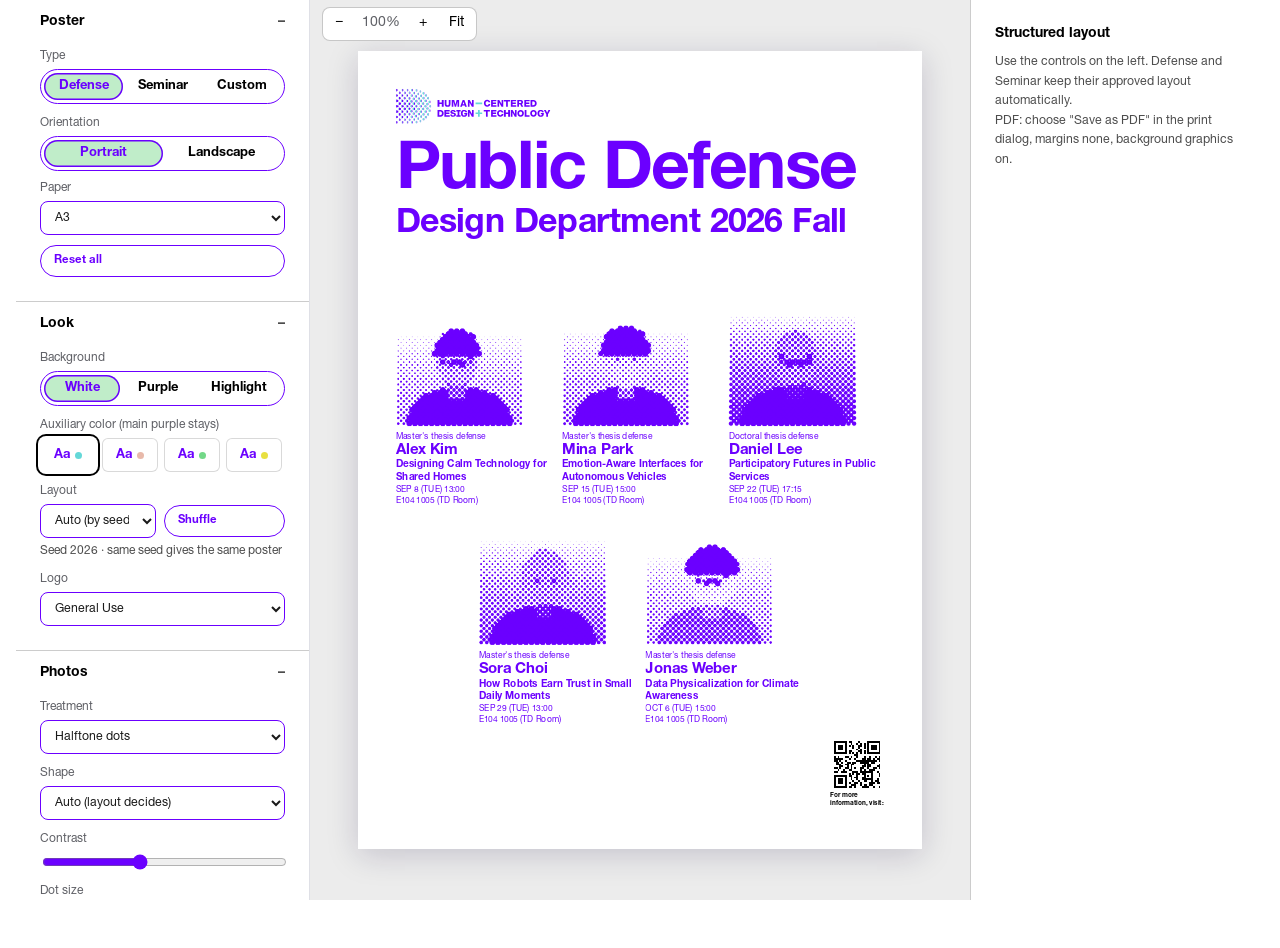
<file: official/index.html>
<!doctype html>
<html lang="en">
<head>
<meta charset="utf-8">
<meta name="viewport" content="width=device-width, initial-scale=1">
<meta name="robots" content="noindex, nofollow">
<title>Poster Generator</title>
	<link rel="stylesheet" href="https://fonts.googleapis.com/css2?family=Inter:wght@300;400;500;700&#038;family=Noto+Sans+KR:wght@300;400;500;700&#038;display=swap">
	<link rel="stylesheet" href="https://spoqa.github.io/spoqa-han-sans/css/SpoqaHanSansNeo.css">
	<script>if (window.parent !== window) document.documentElement.classList.add('hx-framed'); /* same flag the tools set: the OUTER page owns the gutters, so the editor starts at the frame edge exactly like the Custom editor */</script>
	<link rel="stylesheet" href="assets/css/app.css?v=20261107b">
<link rel="stylesheet" href="assets/css/poster.css?v=20261107b">
	<link rel="stylesheet" href="../hcdt-ui.css?v=20261109n">
	<link rel="stylesheet" href="../hcdt-embed.css?v=20261113e">
	<link rel="stylesheet" href="embed.css?v=20261113b">
<style id="hp-page-size"></style>
</head>
<body class="hx-tool hx-p-poster">
<svg xmlns="http://www.w3.org/2000/svg" width="0" height="0" style="position:absolute" aria-hidden="true" focusable="false"><defs>
<g id="hcdt-longest-base"><path d="M 35.892 125.604 L 21.786 128.71 L 21.786 113.186 L 35.892 116.292 Z M 50.454 110.143 L 38.032 113.245 L 38.032 97.726 L 50.454 100.831 Z M 65.696 125.604 L 53.27 128.71 L 53.27 113.186 L 65.696 116.292 Z M 78.239 110.362 L 68.298 113.468 L 68.298 97.948 L 78.239 101.05 Z M 92.345 125.604 L 82.407 128.71 L 82.407 113.186 L 92.345 116.292 Z M 104.27 111.382 L 96.317 114.483 L 96.317 98.964 L 104.27 102.065 Z M 118.278 125.604 L 110.325 128.71 L 110.325 113.186 L 118.278 116.292 Z M 131.31 110.694 L 124.95 113.796 L 124.95 98.276 L 131.31 101.378 Z M 143.985 125.604 L 137.626 128.71 L 137.626 113.186 L 143.985 116.292 Z M 157.509 110.018 L 152.423 113.12 L 152.423 97.601 L 157.509 100.702 Z M 169.895 125.604 L 164.806 128.71 L 164.806 113.186 L 169.895 116.292 Z M 183.626 110.147 L 179.552 113.253 L 179.552 97.729 L 183.626 100.835 Z M 196.372 125.604 L 192.302 128.71 L 192.302 113.186 L 196.372 116.292 Z M 208.013 112.835 L 204.755 115.94 L 204.755 100.421 L 208.013 103.522 Z M 223.411 125.604 L 220.806 128.71 L 220.806 113.186 L 223.411 116.292 Z M 34.638 94.565 L 22.212 97.667 L 22.212 82.147 L 34.638 85.249 Z M 48.571 79.069 L 38.63 82.171 L 38.63 66.651 L 48.571 69.753 Z M 63.536 94.62 L 53.595 97.726 L 53.595 82.202 L 63.536 85.308 Z M 76.872 79.093 L 68.923 82.194 L 68.923 66.675 L 76.872 69.78 Z M 91.048 95.073 L 83.095 98.179 L 83.095 82.655 L 91.048 85.761 Z M 104.005 79.808 L 97.645 82.913 L 97.645 67.39 L 104.005 70.495 Z M 116.38 97.167 L 110.02 100.272 L 110.02 84.749 L 116.38 87.854 Z M 128.634 82.944 L 123.548 86.05 L 123.548 70.53 L 128.634 73.632 Z M 144.493 95.765 L 139.403 98.866 L 139.403 83.347 L 144.493 86.448 Z M 157.829 80.804 L 153.755 83.909 L 153.755 68.39 L 157.829 71.491 Z M 171.161 94.429 L 167.087 97.534 L 167.087 82.011 L 171.161 85.116 Z M 184.915 78.843 L 181.653 81.944 L 181.653 66.425 L 184.915 69.53 Z M 197.466 94.651 L 194.208 97.753 L 194.208 82.233 L 197.466 85.339 Z M 211.36 79.155 L 208.751 82.261 L 208.751 66.737 L 211.36 69.843 Z M 219.731 100.069 L 217.126 103.171 L 217.126 87.651 L 219.731 90.753 Z M 32.153 63.636 L 22.212 66.737 L 22.212 51.218 L 32.153 54.323 Z M 47.731 48.112 L 39.778 51.218 L 39.778 35.698 L 47.731 38.8 Z M 62.755 63.573 L 54.802 66.675 L 54.802 51.155 L 62.755 54.257 Z M 77.134 48.077 L 70.774 51.179 L 70.774 35.659 L 77.134 38.761 Z M 90.384 63.589 L 84.02 66.69 L 84.02 51.171 L 90.384 54.276 Z M 104.06 48.073 L 98.97 51.179 L 98.97 35.655 L 104.06 38.761 Z M 117.149 64.546 L 112.06 67.647 L 112.06 52.128 L 117.149 55.233 Z M 130.427 49.276 L 126.352 52.378 L 126.352 36.858 L 130.427 39.964 Z M 141.032 68.737 L 136.962 71.839 L 136.962 56.319 L 141.032 59.421 Z M 153.532 54.526 L 150.27 57.628 L 150.27 42.108 L 153.532 45.214 Z M 166.11 40.354 L 163.501 43.456 L 163.501 27.936 L 166.11 31.042 Z M 171.243 65.87 L 167.985 68.976 L 167.985 53.456 L 171.243 56.558 Z M 184.731 50.917 L 182.122 54.018 L 182.122 38.499 L 184.731 41.601 Z M 30.165 32.581 L 22.212 35.683 L 22.212 20.163 L 30.165 23.265 Z M 63.493 32.581 L 57.134 35.683 L 57.134 20.163 L 63.493 23.265 Z M 91.677 32.581 L 86.587 35.683 L 86.587 20.163 L 91.677 23.265 Z M 117.852 32.581 L 113.782 35.683 L 113.782 20.163 L 117.852 23.265 Z M 143.798 34.011 L 140.54 37.116 L 140.54 21.593 L 143.798 24.698 Z M 198.747 63.253 L 196.138 66.358 L 196.138 50.835 L 198.747 53.94 Z M 50.454 131.808 L 38.032 128.706 L 38.032 144.226 L 50.454 141.12 Z M 78.239 131.589 L 68.298 128.483 L 68.298 144.007 L 78.239 140.901 Z M 104.27 130.573 L 96.317 127.468 L 96.317 142.987 L 104.27 139.886 Z M 131.31 131.261 L 124.95 128.155 L 124.95 143.675 L 131.31 140.573 Z M 157.509 131.936 L 152.423 128.831 L 152.423 144.35 L 157.509 141.249 Z M 183.626 131.804 L 179.552 128.698 L 179.552 144.222 L 183.626 141.116 Z M 208.013 129.116 L 204.755 126.011 L 204.755 141.534 L 208.013 138.429 Z M 34.638 147.39 L 22.212 144.284 L 22.212 159.804 L 34.638 156.702 Z M 48.571 162.886 L 38.63 159.78 L 38.63 175.3 L 48.571 172.198 Z M 63.536 147.331 L 53.595 144.226 L 53.595 159.749 L 63.536 156.643 Z M 76.872 162.858 L 68.923 159.757 L 68.923 175.276 L 76.872 172.171 Z M 91.048 146.878 L 83.095 143.776 L 83.095 159.296 L 91.048 156.19 Z M 104.005 162.143 L 97.645 159.042 L 97.645 174.561 L 104.005 171.456 Z M 116.38 144.784 L 110.02 141.679 L 110.02 157.202 L 116.38 154.097 Z M 128.634 159.007 L 123.548 155.901 L 123.548 171.425 L 128.634 168.319 Z M 144.493 146.19 L 139.403 143.085 L 139.403 158.604 L 144.493 155.503 Z M 157.829 161.147 L 153.755 158.042 L 153.755 173.565 L 157.829 170.46 Z M 171.161 147.522 L 167.087 144.417 L 167.087 159.94 L 171.161 156.835 Z M 184.915 163.112 L 181.653 160.007 L 181.653 175.526 L 184.915 172.425 Z M 197.466 147.304 L 194.208 144.198 L 194.208 159.718 L 197.466 156.616 Z M 211.36 162.796 L 208.751 159.69 L 208.751 175.214 L 211.36 172.108 Z M 219.731 141.886 L 217.126 138.78 L 217.126 154.3 L 219.731 151.198 Z M 32.153 178.315 L 22.212 175.214 L 22.212 190.733 L 32.153 187.632 Z M 47.731 193.839 L 39.778 190.733 L 39.778 206.253 L 47.731 203.151 Z M 62.755 178.382 L 54.802 175.276 L 54.802 190.796 L 62.755 187.694 Z M 77.134 193.878 L 70.774 190.772 L 70.774 206.292 L 77.134 203.19 Z M 90.384 178.362 L 84.02 175.261 L 84.02 190.78 L 90.384 187.679 Z M 104.06 193.878 L 98.97 190.772 L 98.97 206.296 L 104.06 203.19 Z M 117.149 177.405 L 112.06 174.304 L 112.06 189.823 L 117.149 186.718 Z M 130.427 192.675 L 126.352 189.573 L 126.352 205.093 L 130.427 201.991 Z M 141.032 173.218 L 136.962 170.112 L 136.962 185.632 L 141.032 182.53 Z M 153.532 187.429 L 150.27 184.323 L 150.27 199.843 L 153.532 196.741 Z M 166.11 201.597 L 163.501 198.495 L 163.501 214.015 L 166.11 210.913 Z M 171.243 176.081 L 167.985 172.976 L 167.985 188.495 L 171.243 185.393 Z M 184.731 191.038 L 182.122 187.933 L 182.122 203.452 L 184.731 200.35 Z M 30.165 209.374 L 22.212 206.268 L 22.212 221.788 L 30.165 218.686 Z M 63.493 209.374 L 57.134 206.268 L 57.134 221.788 L 63.493 218.686 Z M 91.677 209.374 L 86.587 206.268 L 86.587 221.788 L 91.677 218.686 Z M 117.852 209.374 L 113.782 206.268 L 113.782 221.788 L 117.852 218.686 Z M 143.798 207.94 L 140.54 204.839 L 140.54 220.358 L 143.798 217.253 Z M 198.747 178.698 L 196.138 175.593 L 196.138 191.116 L 198.747 188.011 Z" style="fill:var(--sm)"/></g>
<g id="hcdt-longest-hi"><path d="M 20.268 116.288 L 21.782 113.185 L 21.782 128.71 L 20.268 125.606 Z M 35.323 100.83 L 38.024 97.726 L 38.024 113.244 L 35.323 110.141 Z M 50.267 116.288 L 53.251 113.185 L 53.251 128.71 L 50.267 125.606 Z M 64.561 101.054 L 68.299 97.95 L 68.299 113.468 L 64.561 110.365 Z M 78.095 116.288 L 82.4 113.185 L 82.4 128.71 L 78.095 125.606 Z M 90.054 102.068 L 96.321 98.965 L 96.321 114.483 L 90.054 111.379 Z M 103.953 116.288 L 110.31 113.185 L 110.31 128.71 L 103.953 125.606 Z M 116.95 101.382 L 124.947 98.278 L 124.947 113.796 L 116.95 110.693 Z M 131.371 116.288 L 137.615 113.185 L 137.615 128.71 L 131.371 125.606 Z M 143.77 100.703 L 152.425 97.599 L 152.425 113.117 L 143.77 110.014 Z M 157.371 116.288 L 164.817 113.185 L 164.817 128.71 L 157.371 125.606 Z M 170.323 100.837 L 179.551 97.734 L 179.551 113.252 L 170.323 110.148 Z M 183.908 116.288 L 192.302 113.185 L 192.302 128.71 L 183.908 125.606 Z M 195.144 103.523 L 204.731 100.42 L 204.731 115.938 L 195.144 112.834 Z M 212.938 116.288 L 220.853 113.185 L 220.853 128.71 L 212.938 125.606 Z M 20.163 85.252 L 22.208 82.149 L 22.208 97.667 L 20.163 94.563 Z M 36.278 69.757 L 38.628 66.653 L 38.628 82.171 L 36.278 79.067 Z M 50.595 85.304 L 53.572 82.201 L 53.572 97.726 L 50.595 94.623 Z M 65.382 69.779 L 68.926 66.675 L 68.926 82.193 L 65.382 79.09 Z M 78.766 85.76 L 83.101 82.656 L 83.101 98.174 L 78.766 95.07 Z M 92.636 70.495 L 97.649 67.392 L 97.649 82.91 L 92.636 79.806 Z M 102.618 87.856 L 110.026 84.752 L 110.026 100.27 L 102.618 97.167 Z M 117.315 73.636 L 123.716 70.532 L 123.716 86.05 L 117.315 82.947 Z M 130.401 86.453 L 139.369 83.35 L 139.369 98.868 L 130.401 95.764 Z M 147.158 71.495 L 154.081 68.391 L 154.081 83.909 L 147.158 80.806 Z M 158.013 85.118 L 167.144 82.014 L 167.144 97.532 L 158.013 94.429 Z M 173.135 69.525 L 181.655 66.422 L 181.655 81.947 L 173.135 78.844 Z M 185.311 85.334 L 194.174 82.231 L 194.174 97.756 L 185.311 94.653 Z M 200.292 69.846 L 208.745 66.742 L 208.745 82.261 L 200.292 79.157 Z M 209.192 90.751 L 217.123 87.647 L 217.123 103.173 L 209.192 100.069 Z M 20.26 54.321 L 22.208 51.217 L 22.208 66.735 L 20.26 63.631 Z M 37.905 38.803 L 39.785 35.699 L 39.785 51.217 L 37.905 48.113 Z M 51.752 54.261 L 54.803 51.157 L 54.803 66.675 L 51.752 63.572 Z M 67.889 38.765 L 70.776 35.662 L 70.776 51.18 L 67.889 48.076 Z M 80.557 54.276 L 84.026 51.172 L 84.026 66.69 L 80.557 63.587 Z M 94.963 38.758 L 98.97 35.654 L 98.97 51.18 L 94.963 48.076 Z M 106.124 55.231 L 112.055 52.127 L 112.055 67.645 L 106.124 64.542 Z M 121.225 39.959 L 126.35 36.855 L 126.35 52.381 L 121.225 49.277 Z M 129.789 59.424 L 136.959 56.32 L 136.959 71.838 L 129.789 68.734 Z M 144.725 45.211 L 150.269 42.108 L 150.269 57.626 L 144.725 54.522 Z M 157.662 31.044 L 163.511 27.94 L 163.511 43.458 L 157.662 40.354 Z M 160.684 56.559 L 167.987 53.455 L 167.987 68.973 L 160.684 65.87 Z M 174.21 41.6 L 182.11 38.497 L 182.11 54.022 L 174.21 50.919 Z M 20.648 23.27 L 22.208 20.166 L 22.208 35.684 L 20.648 32.58 Z M 54.81 23.27 L 57.131 20.166 L 57.131 35.684 L 54.81 32.58 Z M 83.817 23.27 L 86.593 20.166 L 86.593 35.684 L 83.817 32.58 Z M 109.034 23.27 L 113.779 20.166 L 113.779 35.684 L 109.034 32.58 Z M 134.78 24.695 L 140.525 21.591 L 140.525 37.117 L 134.78 34.013 Z M 187.475 53.94 L 196.136 50.837 L 196.136 66.355 L 187.475 63.251 Z M 35.323 141.125 L 38.024 144.228 L 38.024 128.703 L 35.323 131.806 Z M 64.561 140.901 L 68.299 144.004 L 68.299 128.486 L 64.561 131.59 Z M 90.054 139.886 L 96.321 142.99 L 96.321 127.464 L 90.054 130.568 Z M 116.95 140.572 L 124.947 143.676 L 124.947 128.158 L 116.95 131.262 Z M 143.77 141.244 L 152.425 144.347 L 152.425 128.829 L 143.77 131.933 Z M 170.323 141.117 L 179.551 144.221 L 179.551 128.703 L 170.323 131.806 Z M 195.144 138.431 L 204.731 141.535 L 204.731 126.009 L 195.144 129.113 Z M 20.619 156.702 L 22.208 159.806 L 22.208 144.28 L 20.619 147.384 Z M 36.278 172.198 L 38.628 175.301 L 38.628 159.783 L 36.278 162.887 Z M 50.595 156.643 L 53.572 159.746 L 53.572 144.228 L 50.595 147.332 Z M 65.382 172.168 L 68.926 175.272 L 68.926 159.754 L 65.382 162.857 Z M 78.766 156.187 L 83.101 159.291 L 83.101 143.773 L 78.766 146.877 Z M 92.636 171.459 L 97.649 174.563 L 97.649 159.037 L 92.636 162.141 Z M 102.618 154.098 L 110.026 157.202 L 110.026 141.677 L 102.618 144.78 Z M 117.315 168.318 L 123.716 171.422 L 123.716 155.904 L 117.315 159.008 Z M 130.401 155.501 L 139.369 158.605 L 139.369 143.087 L 130.401 146.19 Z M 147.158 170.46 L 154.081 173.563 L 154.081 158.045 L 147.158 161.149 Z M 158.013 156.837 L 167.144 159.94 L 167.144 144.415 L 158.013 147.518 Z M 173.135 172.422 L 181.655 175.525 L 181.655 160.007 L 173.135 163.111 Z M 185.311 156.613 L 194.174 159.716 L 194.174 144.198 L 185.311 147.302 Z M 200.292 172.108 L 208.745 175.212 L 208.745 159.694 L 200.292 162.798 Z M 209.192 151.196 L 217.123 154.3 L 217.123 138.782 L 209.192 141.885 Z M 20.26 187.626 L 22.208 190.73 L 22.208 175.212 L 20.26 178.316 Z M 37.905 203.152 L 39.785 206.255 L 39.785 190.73 L 37.905 193.834 Z M 51.752 187.693 L 54.803 190.797 L 54.803 175.279 L 51.752 178.383 Z M 67.889 203.189 L 70.776 206.293 L 70.776 190.775 L 67.889 193.878 Z M 80.557 187.679 L 84.026 190.782 L 84.026 175.257 L 80.557 178.36 Z M 94.963 203.189 L 98.97 206.293 L 98.97 190.775 L 94.963 193.878 Z M 106.124 186.716 L 112.055 189.82 L 112.055 174.302 L 106.124 177.405 Z M 121.225 201.988 L 126.35 205.092 L 126.35 189.574 L 121.225 192.677 Z M 129.789 182.531 L 136.959 185.634 L 136.959 170.109 L 129.789 173.212 Z M 144.725 196.736 L 150.269 199.839 L 150.269 184.321 L 144.725 187.425 Z M 157.662 210.911 L 163.511 214.014 L 163.511 198.496 L 157.662 201.6 Z M 160.684 185.388 L 167.987 188.492 L 167.987 172.974 L 160.684 176.077 Z M 174.21 200.347 L 182.11 203.45 L 182.11 187.932 L 174.21 191.036 Z M 20.648 218.685 L 22.208 221.788 L 22.208 206.27 L 20.648 209.374 Z M 54.81 218.685 L 57.131 221.788 L 57.131 206.27 L 54.81 209.374 Z M 83.817 218.685 L 86.593 221.788 L 86.593 206.27 L 83.817 209.374 Z M 109.034 218.685 L 113.779 221.788 L 113.779 206.27 L 109.034 209.374 Z M 134.78 217.252 L 140.525 220.356 L 140.525 204.838 L 134.78 207.942 Z M 187.467 188.007 L 196.136 191.11 L 196.136 175.592 L 187.467 178.696 Z" style="fill:var(--ss)"/></g>
<g id="hcdt-longest-wordmark"><path d="M 368.247 101.819 L 371.692 101.819 C 377.212 101.702 379.403 99.569 379.403 94.015 C 379.403 88.972 376.661 86.522 371.692 86.522 L 368.247 86.522 Z M 360.97 80.311 L 372.985 80.311 C 381.556 80.311 386.681 85.476 386.681 94.054 C 386.681 103.14 381.477 108.03 372.985 108.03 L 360.97 108.03 Z M 660.02 143.581 L 663.462 143.581 C 668.981 143.464 671.173 141.331 671.173 135.776 C 671.173 130.729 668.435 128.284 663.462 128.284 L 660.02 128.284 Z M 652.739 122.073 L 664.755 122.073 C 673.325 122.073 678.45 127.237 678.45 135.815 C 678.45 144.897 673.247 149.792 664.755 149.792 L 652.739 149.792 Z M 349.138 185.796 L 343.813 185.796 L 343.813 191.62 L 361.45 191.62 L 361.45 185.796 L 356.126 185.796 L 356.126 169.768 L 361.56 169.768 L 361.56 163.905 L 343.794 163.905 L 343.794 169.768 L 349.138 169.768 Z M 319.411 138.339 C 319.411 146.374 315.724 150.374 307.337 150.374 C 298.95 150.374 295.263 146.374 295.263 138.339 L 295.263 122.073 L 302.485 122.073 L 302.485 138.765 C 302.485 142.339 303.806 144.163 307.337 144.163 C 310.868 144.163 312.188 142.339 312.188 138.765 L 312.188 122.073 L 319.411 122.073 Z M 324.454 122.073 L 335.091 122.073 L 339.864 140.554 L 339.942 140.554 L 344.716 122.073 L 355.352 122.073 L 355.352 149.792 L 348.56 149.792 L 348.56 128.749 L 348.481 128.749 L 342.661 149.792 L 337.149 149.792 L 331.325 128.749 L 331.247 128.749 L 331.247 149.792 L 324.454 149.792 Z M 370.423 139.464 L 376.712 139.464 L 373.645 129.761 L 373.567 129.761 Z M 369.958 122.073 L 377.294 122.073 L 387.661 149.792 L 380.126 149.792 L 378.419 144.823 L 368.755 144.823 L 367.005 149.792 L 359.595 149.792 Z M 391.899 122.073 L 399.313 122.073 L 408.938 139.155 L 409.017 139.155 L 409.017 122.073 L 415.813 122.073 L 415.813 149.792 L 408.399 149.792 L 398.77 132.515 L 398.692 132.515 L 398.692 149.792 L 391.899 149.792 Z M 477.763 131.972 C 477.376 129.179 475.2 127.702 472.173 127.702 C 467.513 127.702 465.727 131.819 465.727 135.933 C 465.727 140.046 467.513 144.163 472.173 144.163 C 475.552 144.163 477.493 142.222 477.763 139.038 L 484.985 139.038 C 484.595 146.179 479.356 150.374 472.329 150.374 C 463.942 150.374 458.509 143.968 458.509 135.933 C 458.509 127.897 463.942 121.491 472.329 121.491 C 478.306 121.491 484.79 125.296 484.985 131.972 Z M 488.446 122.073 L 510.536 122.073 L 510.536 127.858 L 495.669 127.858 L 495.669 132.71 L 509.255 132.71 L 509.255 138.3 L 495.669 138.3 L 495.669 143.577 L 510.923 143.577 L 510.923 149.792 L 488.446 149.792 Z M 515.243 122.073 L 522.657 122.073 L 532.282 139.155 L 532.36 139.155 L 532.36 122.073 L 539.153 122.073 L 539.153 149.792 L 531.739 149.792 L 522.11 132.518 L 522.036 132.518 L 522.036 149.792 L 515.243 149.792 Z M 570.782 122.073 L 592.868 122.073 L 592.868 127.858 L 578.001 127.858 L 578.001 132.71 L 591.587 132.71 L 591.587 138.3 L 578.001 138.3 L 578.001 143.577 L 593.259 143.577 L 593.259 149.792 L 570.782 149.792 Z M 626.942 122.073 L 649.032 122.073 L 649.032 127.858 L 634.165 127.858 L 634.165 132.71 L 647.751 132.71 L 647.751 138.3 L 634.165 138.3 L 634.165 143.577 L 649.423 143.577 L 649.423 149.792 L 626.942 149.792 Z M 272.587 185.409 L 276.028 185.409 C 281.548 185.296 283.739 183.159 283.739 177.608 C 283.739 172.561 281.001 170.116 276.028 170.116 L 272.587 170.116 Z M 265.306 163.901 L 277.321 163.901 C 285.892 163.901 291.02 169.065 291.02 177.647 C 291.02 186.729 285.813 191.62 277.321 191.62 L 265.306 191.62 Z M 293.86 163.901 L 315.95 163.901 L 315.95 169.686 L 301.083 169.686 L 301.083 174.542 L 314.669 174.542 L 314.669 180.132 L 301.083 180.132 L 301.083 185.409 L 316.337 185.409 L 316.337 191.62 L 293.86 191.62 Z M 325.306 182.304 C 325.462 185.565 327.481 186.612 330.544 186.612 C 332.72 186.612 334.974 185.835 334.974 183.78 C 334.974 181.331 331.013 180.866 327.013 179.741 C 323.056 178.616 318.899 176.831 318.899 171.745 C 318.899 165.69 324.993 163.323 330.196 163.323 C 335.708 163.323 341.259 165.999 341.298 172.249 L 334.079 172.249 C 334.196 169.726 331.829 168.909 329.614 168.909 C 328.063 168.909 326.122 169.456 326.122 171.28 C 326.122 173.413 330.118 173.804 334.157 174.929 C 338.157 176.054 342.192 177.917 342.192 182.929 C 342.192 189.952 336.212 192.206 330.118 192.206 C 323.751 192.206 318.122 189.409 318.083 182.304 Z M 391.899 163.901 L 399.313 163.901 L 408.938 180.983 L 409.017 180.983 L 409.017 163.901 L 415.813 163.901 L 415.813 191.62 L 408.399 191.62 L 398.77 174.347 L 398.692 174.347 L 398.692 191.62 L 391.899 191.62 Z M 483.56 170.116 L 474.313 170.116 L 474.313 191.62 L 467.095 191.62 L 467.095 170.116 L 457.845 170.116 L 457.845 163.901 L 483.56 163.901 Z M 567.45 128.284 L 558.208 128.284 L 558.208 149.792 L 550.989 149.792 L 550.989 128.284 L 541.739 128.284 L 541.739 122.073 L 567.45 122.073 Z M 639.544 86.522 L 630.298 86.522 L 630.298 108.03 L 623.079 108.03 L 623.079 86.522 L 613.829 86.522 L 613.829 80.311 L 639.544 80.311 Z M 520.704 86.522 L 511.462 86.522 L 511.462 108.03 L 504.239 108.03 L 504.239 86.522 L 494.993 86.522 L 494.993 80.311 L 520.704 80.311 Z M 291.02 86.522 L 281.774 86.522 L 281.774 108.03 L 274.556 108.03 L 274.556 86.522 L 265.306 86.522 L 265.306 80.311 L 291.02 80.311 Z M 488.446 163.901 L 510.536 163.901 L 510.536 169.686 L 495.669 169.686 L 495.669 174.538 L 509.255 174.538 L 509.255 180.128 L 495.669 180.128 L 495.669 185.409 L 510.923 185.409 L 510.923 191.62 L 488.446 191.62 Z M 532.485 173.8 C 532.099 171.007 529.927 169.53 526.895 169.53 C 522.239 169.53 520.454 173.647 520.454 177.761 C 520.454 181.878 522.239 185.991 526.895 185.991 C 530.274 185.991 532.216 184.05 532.485 180.866 L 539.708 180.866 C 539.317 188.011 534.079 192.202 527.052 192.202 C 518.665 192.202 513.231 185.796 513.231 177.761 C 513.231 169.726 518.665 163.319 527.052 163.319 C 533.028 163.319 539.513 167.124 539.708 173.8 Z M 265.306 122.073 L 273.298 122.073 L 273.298 132.167 L 283.028 132.167 L 283.028 122.073 L 291.02 122.073 L 291.02 149.792 L 283.028 149.792 L 283.028 138.378 L 273.298 138.378 L 273.298 149.792 L 265.306 149.792 Z M 294.188 80.311 L 301.997 80.311 L 301.997 90.405 L 311.505 90.405 L 311.505 80.311 L 319.313 80.311 L 319.313 108.03 L 311.505 108.03 L 311.505 96.616 L 301.997 96.616 L 301.997 108.03 L 294.188 108.03 Z M 541.759 163.905 L 549.739 163.905 L 549.739 173.999 L 559.462 173.999 L 559.462 163.905 L 567.442 163.905 L 567.442 191.62 L 559.462 191.62 L 559.462 180.21 L 549.739 180.21 L 549.739 191.62 L 541.759 191.62 Z M 570.782 163.901 L 578.192 163.901 L 587.821 180.983 L 587.899 180.983 L 587.899 163.901 L 594.696 163.901 L 594.696 191.62 L 587.278 191.62 L 577.649 174.347 L 577.575 174.347 L 577.575 191.62 L 570.782 191.62 Z M 611.544 185.991 C 616.2 185.991 617.985 181.878 617.985 177.761 C 617.985 173.643 616.2 169.53 611.544 169.53 C 606.884 169.53 605.099 173.643 605.099 177.761 C 605.099 181.878 606.884 185.991 611.544 185.991 M 611.544 163.323 C 620.278 163.323 625.208 169.726 625.208 177.761 C 625.208 185.796 620.278 192.202 611.544 192.202 C 602.81 192.202 597.876 185.796 597.876 177.761 C 597.876 169.726 602.81 163.323 611.544 163.323 M 628.431 163.901 L 635.653 163.901 L 635.653 185.409 L 648.579 185.409 L 648.579 191.62 L 628.431 191.62 Z M 665.048 185.991 C 669.704 185.991 671.493 181.878 671.493 177.761 C 671.493 173.643 669.704 169.53 665.048 169.53 C 660.392 169.53 658.602 173.643 658.602 177.761 C 658.602 181.878 660.392 185.991 665.048 185.991 M 665.048 163.323 C 673.782 163.323 678.712 169.726 678.712 177.761 C 678.712 185.796 673.782 192.202 665.048 192.202 C 656.313 192.202 651.384 185.796 651.384 177.761 C 651.384 169.726 656.313 163.323 665.048 163.323 M 725.532 181.292 L 725.532 191.62 L 718.31 191.62 L 718.31 181.292 L 708.22 163.901 L 716.411 163.901 L 721.923 175.159 L 727.435 163.901 L 735.626 163.901 Z M 610.247 135.136 C 611.501 135.136 612.497 134.788 613.231 134.089 C 613.97 133.39 614.337 132.46 614.337 131.292 L 614.337 131.257 C 614.337 130.089 613.958 129.155 613.204 128.452 C 612.446 127.749 611.45 127.393 610.208 127.393 L 604.696 127.393 L 604.696 135.136 Z M 597.649 122.073 L 611.036 122.073 C 613.274 122.073 615.177 122.433 616.739 123.151 C 618.302 123.866 619.493 124.909 620.31 126.28 C 621.13 127.651 621.54 129.315 621.54 131.276 L 621.54 131.311 C 621.54 133.093 621.11 134.694 620.255 136.116 C 619.395 137.538 618.251 138.569 616.813 139.206 L 622.349 149.792 L 614.56 149.792 L 609.813 140.245 L 604.696 140.245 L 604.696 149.792 L 597.649 149.792 Z M 368.938 190.495 C 366.88 189.354 365.294 187.706 364.188 185.55 C 363.079 183.39 362.524 180.78 362.524 177.714 L 362.524 177.694 C 362.524 174.671 363.075 172.089 364.177 169.948 C 365.278 167.811 366.849 166.171 368.884 165.03 C 370.915 163.893 373.427 163.323 376.235 163.323 C 378.528 163.323 380.575 163.733 382.376 164.558 C 384.181 165.382 385.556 166.507 386.677 167.929 C 387.794 169.354 388.47 170.972 388.704 172.788 L 388.743 173.003 L 381.556 173.003 L 381.497 172.808 C 381.138 171.714 380.493 170.854 379.563 170.237 C 378.638 169.62 377.505 169.311 376.165 169.311 C 374.864 169.311 373.747 169.632 372.813 170.276 C 371.88 170.921 371.161 171.862 370.657 173.097 C 370.157 174.335 369.907 175.843 369.907 177.616 L 369.907 177.636 C 369.907 179.452 370.177 180.999 370.716 182.272 C 371.259 183.55 372.02 184.526 373.009 185.202 C 373.993 185.878 375.153 186.214 376.493 186.214 C 377.536 186.214 378.458 186.038 379.255 185.683 C 380.056 185.331 380.692 184.819 381.169 184.155 C 381.645 183.495 381.923 182.714 382.001 181.811 L 382.036 181.483 L 376.571 181.483 L 376.571 176.362 L 389.032 176.362 L 389.032 179.897 C 389.032 182.448 388.528 184.64 387.524 186.476 C 386.52 188.311 385.071 189.726 383.177 190.718 C 381.286 191.71 379.095 192.206 376.427 192.206 C 373.556 192.206 371.001 191.636 368.938 190.495 M 688.126 190.495 C 686.067 189.354 684.481 187.706 683.376 185.55 C 682.267 183.39 681.712 180.78 681.712 177.714 L 681.712 177.694 C 681.712 174.667 682.263 172.085 683.364 169.948 C 684.466 167.811 686.036 166.171 688.071 165.03 C 690.106 163.89 692.614 163.319 695.423 163.319 C 697.716 163.319 699.763 163.733 701.567 164.558 C 703.368 165.382 704.743 166.507 705.864 167.929 C 706.981 169.35 707.657 170.972 707.892 172.788 L 707.931 172.999 L 700.743 172.999 L 700.685 172.808 C 700.325 171.714 699.681 170.854 698.751 170.237 C 697.825 169.62 696.692 169.311 695.352 169.311 C 694.052 169.311 692.935 169.632 692.001 170.276 C 691.067 170.921 690.349 171.858 689.845 173.097 C 689.345 174.335 689.095 175.839 689.095 177.616 L 689.095 177.636 C 689.095 179.452 689.364 180.999 689.903 182.272 C 690.446 183.55 691.208 184.522 692.196 185.202 C 693.181 185.878 694.341 186.214 695.681 186.214 C 696.724 186.214 697.645 186.038 698.442 185.683 C 699.243 185.331 699.88 184.819 700.356 184.155 C 700.833 183.495 701.11 182.71 701.188 181.808 L 701.224 181.479 L 695.759 181.479 L 695.759 176.362 L 708.22 176.362 L 708.22 179.897 C 708.22 182.448 707.716 184.64 706.712 186.476 C 705.708 188.311 704.259 189.726 702.364 190.714 C 700.474 191.706 698.282 192.202 695.614 192.202 C 692.743 192.202 690.188 191.632 688.126 190.495 M 323.419 80.311 L 345.509 80.311 L 345.509 86.097 L 330.642 86.097 L 330.642 90.948 L 344.227 90.948 L 344.227 96.538 L 330.642 96.538 L 330.642 101.819 L 345.895 101.819 L 345.895 108.03 L 323.419 108.03 Z M 390.235 80.311 L 412.325 80.311 L 412.325 86.097 L 397.454 86.097 L 397.454 90.948 L 411.044 90.948 L 411.044 96.538 L 397.454 96.538 L 397.454 101.819 L 412.712 101.819 L 412.712 108.03 L 390.235 108.03 Z M 423.474 93.229 L 428.317 93.229 C 430.563 93.229 432.192 92.3 432.192 89.78 C 432.192 87.183 430.524 86.14 428.317 86.14 L 423.474 86.14 Z M 416.267 80.366 L 429.399 80.366 C 434.556 80.366 439.399 82.729 439.399 89.276 C 439.399 96.136 435.485 98.808 429.399 98.808 L 423.474 98.808 L 423.474 108.03 L 416.267 108.03 Z M 447.899 97.702 L 454.188 97.702 L 451.122 87.999 L 451.044 87.999 Z M 447.435 80.311 L 454.77 80.311 L 465.138 108.03 L 457.606 108.03 L 455.895 103.061 L 446.231 103.061 L 444.485 108.03 L 437.067 108.03 Z M 524.759 80.311 L 535.395 80.311 L 540.173 98.792 L 540.251 98.792 L 545.024 80.311 L 555.661 80.311 L 555.661 108.03 L 548.868 108.03 L 548.868 86.987 L 548.79 86.987 L 542.966 108.03 L 537.454 108.03 L 531.63 86.987 L 531.556 86.987 L 531.556 108.03 L 524.759 108.03 Z M 560.544 80.311 L 582.63 80.311 L 582.63 86.097 L 567.763 86.097 L 567.763 90.948 L 581.352 90.948 L 581.352 96.538 L 567.763 96.538 L 567.763 101.819 L 583.02 101.819 L 583.02 108.03 L 560.544 108.03 Z M 586.95 80.311 L 594.364 80.311 L 603.989 97.393 L 604.067 97.393 L 604.067 80.311 L 610.86 80.311 L 610.86 108.03 L 603.446 108.03 L 593.821 90.753 L 593.743 90.753 L 593.743 108.03 L 586.95 108.03 Z M 664.997 102.37 C 669.634 102.37 671.415 98.268 671.415 94.171 C 671.415 90.073 669.634 85.972 664.997 85.972 C 660.356 85.972 658.575 90.073 658.575 94.171 C 658.575 98.268 660.356 102.37 664.997 102.37 M 664.997 79.784 C 673.696 79.784 678.606 86.167 678.606 94.171 C 678.606 102.175 673.696 108.558 664.997 108.558 C 656.294 108.558 651.384 102.175 651.384 94.171 C 651.384 86.167 656.294 79.784 664.997 79.784 M 681.806 80.311 L 702.228 80.311 L 702.228 86.097 L 689.028 86.097 L 689.028 91.765 L 700.438 91.765 L 700.438 97.354 L 689.028 97.354 L 689.028 108.03 L 681.806 108.03 Z M 481.325 93.374 C 482.583 93.374 483.575 93.026 484.313 92.327 C 485.048 91.628 485.419 90.698 485.419 89.53 L 485.419 89.495 C 485.419 88.327 485.04 87.393 484.282 86.69 C 483.528 85.983 482.528 85.632 481.29 85.632 L 475.778 85.632 L 475.778 93.374 Z M 468.727 80.311 L 482.114 80.311 C 484.352 80.311 486.255 80.671 487.817 81.39 C 489.38 82.104 490.571 83.147 491.392 84.518 C 492.212 85.89 492.622 87.554 492.622 89.515 L 492.622 89.55 C 492.622 91.331 492.192 92.933 491.333 94.354 C 490.477 95.776 489.329 96.808 487.895 97.444 L 493.427 108.03 L 485.638 108.03 L 480.895 98.483 L 475.778 98.483 L 475.778 108.03 L 468.727 108.03 Z" style="fill:var(--w)"/></g>
<g id="hcdt-longest-accent"><path d="M 433.931 191.612 L 441.149 191.612 L 441.149 163.913 L 433.931 163.913 Z M 423.692 139.44 L 451.388 139.44 L 451.388 133.058 L 423.692 133.058 Z M 423.692 180.956 L 451.388 180.956 L 451.388 174.573 L 423.692 174.573 Z" style="fill:var(--op)"/></g>
<g id="hcdt-long-base"><path d="M 28.179 98.62 L 17.105 101.058 L 17.105 88.87 L 28.179 91.308 Z M 39.616 86.479 L 29.863 88.917 L 29.863 76.729 L 39.616 79.167 Z M 51.581 98.62 L 41.827 101.058 L 41.827 88.87 L 51.581 91.308 Z M 61.429 86.651 L 53.624 89.089 L 53.624 76.905 L 61.429 79.343 Z M 72.503 98.62 L 64.702 101.058 L 64.702 88.87 L 72.503 91.308 Z M 81.866 87.452 L 75.624 89.89 L 75.624 77.702 L 81.866 80.14 Z M 92.866 98.62 L 86.624 101.058 L 86.624 88.87 L 92.866 91.308 Z M 103.097 86.913 L 98.105 89.347 L 98.105 77.163 L 103.097 79.601 Z M 113.05 98.62 L 108.058 101.058 L 108.058 88.87 L 113.05 91.308 Z M 123.671 86.382 L 119.675 88.819 L 119.675 76.632 L 123.671 79.069 Z M 133.394 98.62 L 129.398 101.058 L 129.398 88.87 L 133.394 91.308 Z M 144.175 86.483 L 140.976 88.921 L 140.976 76.733 L 144.175 79.171 Z M 154.183 98.62 L 150.984 101.058 L 150.984 88.87 L 154.183 91.308 Z M 163.324 88.593 L 160.765 91.03 L 160.765 78.847 L 163.324 81.284 Z M 175.413 98.62 L 173.366 101.058 L 173.366 88.87 L 175.413 91.308 Z M 27.195 74.249 L 17.441 76.683 L 17.441 64.499 L 27.195 66.936 Z M 38.136 62.081 L 30.331 64.519 L 30.331 52.331 L 38.136 54.769 Z M 49.886 74.292 L 42.081 76.729 L 42.081 64.542 L 49.886 66.979 Z M 60.359 62.101 L 54.113 64.538 L 54.113 52.351 L 60.359 54.788 Z M 71.488 74.647 L 65.241 77.085 L 65.241 64.897 L 71.488 67.335 Z M 81.659 62.663 L 76.667 65.101 L 76.667 52.913 L 81.659 55.351 Z M 91.378 76.292 L 86.382 78.729 L 86.382 66.542 L 91.378 68.979 Z M 100.999 65.124 L 97.003 67.561 L 97.003 55.378 L 100.999 57.815 Z M 113.449 75.19 L 109.452 77.628 L 109.452 65.44 L 113.449 67.878 Z M 123.921 63.444 L 120.722 65.882 L 120.722 53.694 L 123.921 56.132 Z M 134.386 74.144 L 131.191 76.577 L 131.191 64.394 L 134.386 66.831 Z M 145.187 61.901 L 142.624 64.339 L 142.624 52.155 L 145.187 54.593 Z M 155.042 74.315 L 152.484 76.753 L 152.484 64.565 L 155.042 67.003 Z M 165.952 62.151 L 163.902 64.589 L 163.902 52.401 L 165.952 54.839 Z M 172.523 78.569 L 170.476 81.007 L 170.476 68.819 L 172.523 71.257 Z M 25.245 49.964 L 17.441 52.401 L 17.441 40.214 L 25.245 42.651 Z M 37.476 37.776 L 31.234 40.214 L 31.234 28.026 L 37.476 30.464 Z M 49.273 49.913 L 43.027 52.351 L 43.027 40.163 L 49.273 42.601 Z M 60.562 37.745 L 55.57 40.183 L 55.57 27.999 L 60.562 30.436 Z M 70.964 49.925 L 65.968 52.362 L 65.968 40.179 L 70.964 42.616 Z M 81.702 37.745 L 77.706 40.183 L 77.706 27.995 L 81.702 30.433 Z M 91.98 50.679 L 87.984 53.116 L 87.984 40.929 L 91.98 43.366 Z M 102.406 38.69 L 99.206 41.124 L 99.206 28.94 L 102.406 31.378 Z M 110.734 53.968 L 107.534 56.405 L 107.534 44.218 L 110.734 46.655 Z M 120.546 42.811 L 117.988 45.249 L 117.988 33.061 L 120.546 35.499 Z M 130.425 31.683 L 128.374 34.12 L 128.374 21.936 L 130.425 24.37 Z M 134.452 51.722 L 131.894 54.155 L 131.894 41.972 L 134.452 44.409 Z M 145.042 39.976 L 142.995 42.413 L 142.995 30.229 L 145.042 32.663 Z M 23.683 25.581 L 17.441 28.019 L 17.441 15.831 L 23.683 18.269 Z M 49.851 25.581 L 44.859 28.019 L 44.859 15.831 L 49.851 18.269 Z M 71.98 25.581 L 67.984 28.019 L 67.984 15.831 L 71.98 18.269 Z M 92.534 25.581 L 89.335 28.019 L 89.335 15.831 L 92.534 18.269 Z M 112.906 26.702 L 110.347 29.14 L 110.347 16.956 L 112.906 19.394 Z M 156.046 49.663 L 153.999 52.101 L 153.999 39.917 L 156.046 42.351 Z M 39.616 103.491 L 29.863 101.054 L 29.863 113.241 L 39.616 110.804 Z M 61.429 103.319 L 53.624 100.882 L 53.624 113.065 L 61.429 110.632 Z M 81.866 102.519 L 75.624 100.081 L 75.624 112.269 L 81.866 109.831 Z M 103.097 103.058 L 98.105 100.624 L 98.105 112.808 L 103.097 110.37 Z M 123.671 103.589 L 119.675 101.151 L 119.675 113.339 L 123.671 110.901 Z M 144.175 103.487 L 140.976 101.05 L 140.976 113.237 L 144.175 110.8 Z M 163.324 101.378 L 160.765 98.94 L 160.765 111.124 L 163.324 108.69 Z M 27.195 115.722 L 17.441 113.288 L 17.441 125.472 L 27.195 123.034 Z M 38.136 127.89 L 30.331 125.452 L 30.331 137.64 L 38.136 135.202 Z M 49.886 115.679 L 42.081 113.241 L 42.081 125.429 L 49.886 122.991 Z M 60.359 127.87 L 54.113 125.433 L 54.113 137.62 L 60.359 135.183 Z M 71.488 115.323 L 65.241 112.886 L 65.241 125.073 L 71.488 122.636 Z M 81.659 127.308 L 76.667 124.874 L 76.667 137.058 L 81.659 134.62 Z M 91.378 113.679 L 86.382 111.241 L 86.382 123.429 L 91.378 120.991 Z M 100.999 124.847 L 97.003 122.409 L 97.003 134.593 L 100.999 132.159 Z M 113.449 114.78 L 109.452 112.347 L 109.452 124.53 L 113.449 122.093 Z M 123.921 126.526 L 120.722 124.089 L 120.722 136.276 L 123.921 133.839 Z M 134.386 115.827 L 131.191 113.394 L 131.191 125.577 L 134.386 123.14 Z M 145.187 128.069 L 142.624 125.632 L 142.624 137.815 L 145.187 135.378 Z M 155.042 115.655 L 152.484 113.218 L 152.484 125.405 L 155.042 122.968 Z M 165.952 127.819 L 163.902 125.386 L 163.902 137.569 L 165.952 135.132 Z M 172.523 111.401 L 170.476 108.964 L 170.476 121.151 L 172.523 118.714 Z M 25.245 140.007 L 17.441 137.569 L 17.441 149.757 L 25.245 147.319 Z M 37.476 152.194 L 31.234 149.757 L 31.234 161.944 L 37.476 159.507 Z M 49.273 140.058 L 43.027 137.62 L 43.027 149.808 L 49.273 147.37 Z M 60.562 152.226 L 55.57 149.788 L 55.57 161.972 L 60.562 159.534 Z M 70.964 140.046 L 65.968 137.608 L 65.968 149.792 L 70.964 147.354 Z M 81.702 152.226 L 77.706 149.788 L 77.706 161.976 L 81.702 159.538 Z M 91.98 139.292 L 87.984 136.854 L 87.984 149.042 L 91.98 146.604 Z M 102.406 151.28 L 99.206 148.847 L 99.206 161.03 L 102.406 158.593 Z M 110.734 136.003 L 107.534 133.565 L 107.534 145.753 L 110.734 143.315 Z M 120.546 147.159 L 117.988 144.722 L 117.988 156.909 L 120.546 154.472 Z M 130.425 158.288 L 128.374 155.851 L 128.374 168.034 L 130.425 165.601 Z M 134.452 138.253 L 131.894 135.815 L 131.894 147.999 L 134.452 145.561 Z M 145.042 149.995 L 142.995 147.558 L 142.995 159.745 L 145.042 157.308 Z M 23.683 164.39 L 17.441 161.952 L 17.441 174.14 L 23.683 171.702 Z M 49.851 164.39 L 44.859 161.952 L 44.859 174.14 L 49.851 171.702 Z M 71.98 164.39 L 67.984 161.952 L 67.984 174.14 L 71.98 171.702 Z M 92.534 164.39 L 89.335 161.952 L 89.335 174.14 L 92.534 171.702 Z M 112.906 163.269 L 110.347 160.831 L 110.347 173.015 L 112.906 170.581 Z M 156.046 140.308 L 153.999 137.87 L 153.999 150.054 L 156.046 147.62 Z" style="fill:var(--sm)"/></g>
<g id="hcdt-long-hi"><path d="M 15.913 91.305 L 17.102 88.868 L 17.102 101.058 L 15.913 98.621 Z M 27.734 79.167 L 29.855 76.731 L 29.855 88.915 L 27.734 86.478 Z M 39.467 91.305 L 41.81 88.868 L 41.81 101.058 L 39.467 98.621 Z M 50.691 79.343 L 53.625 76.906 L 53.625 89.09 L 50.691 86.654 Z M 61.317 91.305 L 64.697 88.868 L 64.697 101.058 L 61.317 98.621 Z M 70.707 80.14 L 75.627 77.703 L 75.627 89.887 L 70.707 87.45 Z M 81.62 91.305 L 86.61 88.868 L 86.61 101.058 L 81.62 98.621 Z M 91.824 79.601 L 98.103 77.164 L 98.103 89.348 L 91.824 86.911 Z M 103.147 91.305 L 108.05 88.868 L 108.05 101.058 L 103.147 98.621 Z M 112.882 79.068 L 119.677 76.631 L 119.677 88.815 L 112.882 86.378 Z M 123.561 91.305 L 129.407 88.868 L 129.407 101.058 L 123.561 98.621 Z M 133.73 79.173 L 140.976 76.736 L 140.976 88.921 L 133.73 86.484 Z M 144.397 91.305 L 150.987 88.868 L 150.987 101.058 L 144.397 98.621 Z M 153.219 81.282 L 160.746 78.845 L 160.746 91.029 L 153.219 88.592 Z M 167.189 91.305 L 173.404 88.868 L 173.404 101.058 L 167.189 98.621 Z M 15.831 66.936 L 17.436 64.5 L 17.436 76.684 L 15.831 74.247 Z M 28.484 54.77 L 30.329 52.333 L 30.329 64.517 L 28.484 62.08 Z M 39.725 66.977 L 42.062 64.541 L 42.062 76.731 L 39.725 74.294 Z M 51.335 54.788 L 54.117 52.351 L 54.117 64.535 L 51.335 62.098 Z M 61.844 67.335 L 65.247 64.898 L 65.247 77.082 L 61.844 74.645 Z M 72.733 55.35 L 76.67 52.913 L 76.67 65.097 L 72.733 62.66 Z M 80.571 68.981 L 86.388 66.544 L 86.388 78.728 L 80.571 76.291 Z M 92.111 57.816 L 97.137 55.379 L 97.137 67.563 L 92.111 65.126 Z M 102.385 67.88 L 109.426 65.443 L 109.426 77.627 L 102.385 75.19 Z M 115.542 56.135 L 120.978 53.698 L 120.978 65.882 L 115.542 63.445 Z M 124.065 66.831 L 131.234 64.394 L 131.234 76.578 L 124.065 74.141 Z M 135.938 54.588 L 142.628 52.152 L 142.628 64.341 L 135.938 61.905 Z M 145.498 67.001 L 152.457 64.564 L 152.457 76.754 L 145.498 74.317 Z M 157.26 54.84 L 163.897 52.403 L 163.897 64.588 L 157.26 62.151 Z M 164.249 71.254 L 170.475 68.817 L 170.475 81.007 L 164.249 78.57 Z M 15.908 42.65 L 17.436 40.214 L 17.436 52.398 L 15.908 49.961 Z M 29.761 30.466 L 31.237 28.029 L 31.237 40.214 L 29.761 37.777 Z M 40.633 42.603 L 43.029 40.167 L 43.029 52.351 L 40.633 49.914 Z M 53.303 30.437 L 55.57 28 L 55.57 40.184 L 53.303 37.747 Z M 63.25 42.615 L 65.974 40.178 L 65.974 52.362 L 63.25 49.926 Z M 74.561 30.431 L 77.707 27.994 L 77.707 40.184 L 74.561 37.747 Z M 83.324 43.365 L 87.981 40.928 L 87.981 53.112 L 83.324 50.675 Z M 95.18 31.374 L 99.204 28.937 L 99.204 41.127 L 95.18 38.69 Z M 101.905 46.657 L 107.534 44.22 L 107.534 56.404 L 101.905 53.967 Z M 113.632 35.498 L 117.984 33.061 L 117.984 45.245 L 113.632 42.808 Z M 123.789 24.374 L 128.382 21.937 L 128.382 34.121 L 123.789 31.685 Z M 126.162 44.408 L 131.896 41.971 L 131.896 54.155 L 126.162 51.718 Z M 136.782 32.663 L 142.985 30.226 L 142.985 42.416 L 136.782 39.979 Z M 16.212 18.27 L 17.436 15.834 L 17.436 28.018 L 16.212 25.581 Z M 43.035 18.27 L 44.856 15.834 L 44.856 28.018 L 43.035 25.581 Z M 65.81 18.27 L 67.989 15.834 L 67.989 28.018 L 65.81 25.581 Z M 85.609 18.27 L 89.334 15.834 L 89.334 28.018 L 85.609 25.581 Z M 105.824 19.389 L 110.334 16.952 L 110.334 29.142 L 105.824 26.706 Z M 147.197 42.352 L 153.998 39.915 L 153.998 52.099 L 147.197 49.662 Z M 27.734 110.805 L 29.855 113.242 L 29.855 101.052 L 27.734 103.489 Z M 50.691 110.629 L 53.625 113.066 L 53.625 100.882 L 50.691 103.319 Z M 70.707 109.833 L 75.627 112.269 L 75.627 100.08 L 70.707 102.516 Z M 91.824 110.372 L 98.103 112.808 L 98.103 100.624 L 91.824 103.061 Z M 112.882 110.899 L 119.677 113.336 L 119.677 101.151 L 112.882 103.588 Z M 133.73 110.799 L 140.976 113.236 L 140.976 101.052 L 133.73 103.489 Z M 153.219 108.69 L 160.746 111.127 L 160.746 98.937 L 153.219 101.374 Z M 16.189 123.036 L 17.436 125.473 L 17.436 113.283 L 16.189 115.72 Z M 28.484 135.202 L 30.329 137.639 L 30.329 125.455 L 28.484 127.892 Z M 39.725 122.989 L 42.062 125.426 L 42.062 113.242 L 39.725 115.679 Z M 51.335 135.179 L 54.117 137.616 L 54.117 125.432 L 51.335 127.869 Z M 61.844 122.632 L 65.247 125.069 L 65.247 112.885 L 61.844 115.321 Z M 72.733 134.623 L 76.67 137.059 L 76.67 124.869 L 72.733 127.306 Z M 80.571 120.992 L 86.388 123.428 L 86.388 111.238 L 80.571 113.675 Z M 92.111 132.156 L 97.137 134.593 L 97.137 122.409 L 92.111 124.846 Z M 102.385 122.093 L 109.426 124.53 L 109.426 112.346 L 102.385 114.782 Z M 115.542 133.838 L 120.978 136.274 L 120.978 124.09 L 115.542 126.527 Z M 124.065 123.141 L 131.234 125.578 L 131.234 113.388 L 124.065 115.825 Z M 135.938 135.378 L 142.628 137.815 L 142.628 125.631 L 135.938 128.068 Z M 145.498 122.966 L 152.457 125.402 L 152.457 113.218 L 145.498 115.655 Z M 157.26 135.132 L 163.897 137.569 L 163.897 125.385 L 157.26 127.822 Z M 164.249 118.713 L 170.475 121.15 L 170.475 108.966 L 164.249 111.403 Z M 15.908 147.316 L 17.436 149.753 L 17.436 137.569 L 15.908 140.006 Z M 29.761 159.506 L 31.237 161.943 L 31.237 149.753 L 29.761 152.19 Z M 40.633 147.369 L 43.029 149.806 L 43.029 137.622 L 40.633 140.059 Z M 53.303 159.535 L 55.57 161.972 L 55.57 149.788 L 53.303 152.225 Z M 63.25 147.357 L 65.974 149.794 L 65.974 137.604 L 63.25 140.041 Z M 74.561 159.535 L 77.707 161.972 L 77.707 149.788 L 74.561 152.225 Z M 83.324 146.602 L 87.981 149.038 L 87.981 136.854 L 83.324 139.291 Z M 95.18 158.592 L 99.204 161.029 L 99.204 148.845 L 95.18 151.282 Z M 101.905 143.315 L 107.534 145.752 L 107.534 133.562 L 101.905 135.999 Z M 113.632 154.469 L 117.984 156.905 L 117.984 144.721 L 113.632 147.158 Z M 123.789 165.598 L 128.382 168.035 L 128.382 155.851 L 123.789 158.288 Z M 126.162 145.559 L 131.896 147.996 L 131.896 135.812 L 126.162 138.248 Z M 136.782 157.304 L 142.985 159.74 L 142.985 147.556 L 136.782 149.993 Z M 16.212 171.702 L 17.436 174.139 L 17.436 161.955 L 16.212 164.392 Z M 43.035 171.702 L 44.856 174.139 L 44.856 161.955 L 43.035 164.392 Z M 65.81 171.702 L 67.989 174.139 L 67.989 161.955 L 65.81 164.392 Z M 85.609 171.702 L 89.334 174.139 L 89.334 161.955 L 85.609 164.392 Z M 105.824 170.577 L 110.334 173.014 L 110.334 160.83 L 105.824 163.267 Z M 147.191 147.615 L 153.998 150.052 L 153.998 137.868 L 147.191 140.305 Z" style="fill:var(--ss)"/></g>
<g id="hcdt-long-wordmark"><path d="M 633.738 89.886 L 637.48 89.886 C 643.48 89.761 645.859 87.44 645.859 81.405 C 645.859 75.921 642.882 73.265 637.48 73.265 L 633.738 73.265 Z M 625.827 66.511 L 638.886 66.511 C 648.199 66.511 653.773 72.124 653.773 81.448 C 653.773 91.319 648.113 96.636 638.886 96.636 L 625.827 96.636 Z M 295.874 135.765 L 290.089 135.765 L 290.089 142.097 L 309.257 142.097 L 309.257 135.765 L 303.468 135.765 L 303.468 118.347 L 309.374 118.347 L 309.374 111.972 L 290.07 111.972 L 290.07 118.347 L 295.874 118.347 Z M 263.566 84.19 C 263.566 92.921 259.558 97.269 250.445 97.269 C 241.335 97.269 237.324 92.921 237.324 84.19 L 237.324 66.511 L 245.171 66.511 L 245.171 84.651 C 245.171 88.534 246.609 90.519 250.445 90.519 C 254.284 90.519 255.722 88.534 255.722 84.651 L 255.722 66.511 L 263.566 66.511 Z M 269.046 66.511 L 280.609 66.511 L 285.796 86.593 L 285.882 86.593 L 291.07 66.511 L 302.632 66.511 L 302.632 96.636 L 295.249 96.636 L 295.249 73.769 L 295.163 73.769 L 288.835 96.636 L 282.843 96.636 L 276.515 73.769 L 276.433 73.769 L 276.433 96.636 L 269.046 96.636 Z M 319.007 85.413 L 325.843 85.413 L 322.511 74.866 L 322.425 74.866 Z M 318.499 66.511 L 326.476 66.511 L 337.741 96.636 L 329.554 96.636 L 327.699 91.233 L 317.195 91.233 L 315.292 96.636 L 307.238 96.636 Z M 342.347 66.511 L 350.406 66.511 L 360.866 85.073 L 360.952 85.073 L 360.952 66.511 L 368.335 66.511 L 368.335 96.636 L 360.277 96.636 L 349.816 77.862 L 349.73 77.862 L 349.73 96.636 L 342.347 96.636 Z M 435.663 77.269 C 435.241 74.233 432.878 72.628 429.589 72.628 C 424.527 72.628 422.585 77.101 422.585 81.573 C 422.585 86.046 424.527 90.519 429.589 90.519 C 433.261 90.519 435.37 88.405 435.663 84.948 L 443.511 84.948 C 443.089 92.71 437.394 97.269 429.757 97.269 C 420.644 97.269 414.738 90.304 414.738 81.573 C 414.738 72.839 420.644 65.878 429.757 65.878 C 436.257 65.878 443.3 70.015 443.511 77.269 Z M 447.273 66.511 L 471.281 66.511 L 471.281 72.796 L 455.12 72.796 L 455.12 78.073 L 469.89 78.073 L 469.89 84.147 L 455.12 84.147 L 455.12 89.886 L 471.702 89.886 L 471.702 96.636 L 447.273 96.636 Z M 476.394 66.511 L 484.452 66.511 L 494.917 85.073 L 495.003 85.073 L 495.003 66.511 L 502.386 66.511 L 502.386 96.636 L 494.327 96.636 L 483.863 77.862 L 483.777 77.862 L 483.777 96.636 L 476.394 96.636 Z M 536.757 66.511 L 560.761 66.511 L 560.761 72.796 L 544.601 72.796 L 544.601 78.073 L 559.37 78.073 L 559.37 84.147 L 544.601 84.147 L 544.601 89.886 L 561.183 89.886 L 561.183 96.636 L 536.757 96.636 Z M 597.792 66.511 L 621.796 66.511 L 621.796 72.796 L 605.64 72.796 L 605.64 78.073 L 620.406 78.073 L 620.406 84.147 L 605.64 84.147 L 605.64 89.886 L 622.222 89.886 L 622.222 96.636 L 597.792 96.636 Z M 212.679 135.343 L 216.421 135.343 C 222.417 135.218 224.8 132.901 224.8 126.866 C 224.8 121.382 221.824 118.722 216.421 118.722 L 212.679 118.722 Z M 204.769 111.972 L 217.827 111.972 C 227.14 111.972 232.71 117.585 232.71 126.909 C 232.71 136.78 227.054 142.097 217.827 142.097 L 204.769 142.097 Z M 235.8 111.972 L 259.808 111.972 L 259.808 118.257 L 243.648 118.257 L 243.648 123.53 L 258.413 123.53 L 258.413 129.608 L 243.648 129.608 L 243.648 135.343 L 260.23 135.343 L 260.23 142.097 L 235.8 142.097 Z M 269.976 131.972 C 270.144 135.515 272.335 136.655 275.671 136.655 C 278.031 136.655 280.48 135.808 280.48 133.573 C 280.48 130.913 276.175 130.409 271.831 129.186 C 267.527 127.96 263.011 126.022 263.011 120.495 C 263.011 113.913 269.636 111.339 275.292 111.339 C 281.281 111.339 287.316 114.253 287.355 121.042 L 279.511 121.042 C 279.636 118.3 277.062 117.413 274.659 117.413 C 272.968 117.413 270.863 118.007 270.863 119.987 C 270.863 122.308 275.206 122.729 279.593 123.952 C 283.941 125.179 288.327 127.202 288.327 132.647 C 288.327 140.284 281.831 142.729 275.206 142.729 C 268.288 142.729 262.167 139.69 262.128 131.972 Z M 342.347 111.972 L 350.406 111.972 L 360.866 130.534 L 360.952 130.534 L 360.952 111.972 L 368.335 111.972 L 368.335 142.097 L 360.277 142.097 L 349.816 123.323 L 349.73 123.323 L 349.73 142.097 L 342.347 142.097 Z M 441.96 118.722 L 431.917 118.722 L 431.917 142.097 L 424.07 142.097 L 424.07 118.722 L 414.019 118.722 L 414.019 111.972 L 441.96 111.972 Z M 533.136 73.265 L 523.093 73.265 L 523.093 96.636 L 515.245 96.636 L 515.245 73.265 L 505.195 73.265 L 505.195 66.511 L 533.136 66.511 Z M 447.273 111.972 L 471.281 111.972 L 471.281 118.257 L 455.12 118.257 L 455.12 123.53 L 469.89 123.53 L 469.89 129.608 L 455.12 129.608 L 455.12 135.343 L 471.702 135.343 L 471.702 142.093 L 447.273 142.093 Z M 495.136 122.729 C 494.714 119.694 492.355 118.089 489.062 118.089 C 483.999 118.089 482.058 122.561 482.058 127.034 C 482.058 131.507 483.999 135.976 489.062 135.976 C 492.734 135.976 494.843 133.866 495.136 130.409 L 502.984 130.409 C 502.562 138.171 496.866 142.729 489.23 142.729 C 480.12 142.729 474.21 135.765 474.21 127.034 C 474.21 118.3 480.12 111.339 489.23 111.339 C 495.726 111.339 502.773 115.476 502.984 122.729 Z M 204.769 66.511 L 213.452 66.511 L 213.452 77.479 L 224.027 77.479 L 224.027 66.511 L 232.71 66.511 L 232.71 96.636 L 224.027 96.636 L 224.027 84.229 L 213.452 84.229 L 213.452 96.636 L 204.769 96.636 Z M 505.218 111.972 L 513.89 111.972 L 513.89 122.944 L 524.452 122.944 L 524.452 111.972 L 533.124 111.972 L 533.124 142.097 L 524.452 142.097 L 524.452 129.69 L 513.89 129.69 L 513.89 142.097 L 505.218 142.097 Z M 536.757 111.972 L 544.812 111.972 L 555.277 130.534 L 555.359 130.534 L 555.359 111.972 L 562.745 111.972 L 562.745 142.093 L 554.687 142.093 L 544.222 123.323 L 544.14 123.323 L 544.14 142.093 L 536.757 142.093 Z M 581.054 135.976 C 586.116 135.976 588.058 131.507 588.058 127.034 C 588.058 122.561 586.116 118.089 581.054 118.089 C 575.991 118.089 574.05 122.561 574.05 127.034 C 574.05 131.507 575.991 135.976 581.054 135.976 M 581.054 111.339 C 590.55 111.339 595.906 118.3 595.906 127.034 C 595.906 135.765 590.55 142.729 581.054 142.729 C 571.562 142.729 566.202 135.765 566.202 127.034 C 566.202 118.3 571.562 111.339 581.054 111.339 M 599.409 111.972 L 607.257 111.972 L 607.257 135.343 L 621.304 135.343 L 621.304 142.093 L 599.409 142.093 Z M 639.206 135.976 C 644.269 135.976 646.206 131.507 646.206 127.034 C 646.206 122.561 644.269 118.089 639.206 118.089 C 634.14 118.089 632.202 122.561 632.202 127.034 C 632.202 131.507 634.14 135.976 639.206 135.976 M 639.206 111.339 C 648.699 111.339 654.054 118.3 654.054 127.034 C 654.054 135.765 648.699 142.729 639.206 142.729 C 629.714 142.729 624.355 135.765 624.355 127.034 C 624.355 118.3 629.714 111.339 639.206 111.339 M 704.937 130.87 L 704.937 142.093 L 697.089 142.093 L 697.089 130.87 L 686.124 111.972 L 695.023 111.972 L 701.015 124.206 L 707.007 111.972 L 715.909 111.972 Z M 579.648 80.706 C 581.011 80.706 582.093 80.327 582.894 79.569 C 583.691 78.811 584.093 77.8 584.093 76.53 L 584.093 76.491 C 584.093 75.226 583.683 74.21 582.863 73.444 C 582.038 72.679 580.952 72.296 579.605 72.296 L 573.616 72.296 L 573.616 80.706 Z M 565.956 66.511 L 580.503 66.511 C 582.937 66.511 585.003 66.901 586.702 67.683 C 588.398 68.46 589.695 69.597 590.585 71.085 C 591.476 72.573 591.921 74.382 591.921 76.511 L 591.921 76.554 C 591.921 78.487 591.452 80.226 590.523 81.772 C 589.589 83.315 588.343 84.436 586.784 85.132 L 592.796 96.636 L 584.331 96.636 L 579.175 86.261 L 573.616 86.261 L 573.616 96.636 L 565.956 96.636 Z M 317.398 140.87 C 315.156 139.632 313.437 137.839 312.23 135.495 C 311.027 133.151 310.425 130.315 310.425 126.983 L 310.425 126.96 C 310.425 123.671 311.023 120.866 312.218 118.542 C 313.417 116.218 315.12 114.436 317.331 113.198 C 319.542 111.96 322.273 111.339 325.324 111.339 C 327.816 111.339 330.042 111.788 331.999 112.686 C 333.96 113.581 335.452 114.8 336.671 116.347 C 337.886 117.894 338.62 119.655 338.874 121.628 L 338.917 121.858 L 331.105 121.858 L 331.042 121.651 C 330.652 120.46 329.952 119.53 328.945 118.858 C 327.937 118.186 326.702 117.851 325.249 117.851 C 323.835 117.851 322.62 118.198 321.605 118.897 C 320.589 119.601 319.812 120.62 319.265 121.964 C 318.718 123.308 318.445 124.944 318.445 126.878 L 318.445 126.897 C 318.445 128.87 318.741 130.55 319.327 131.936 C 319.917 133.323 320.745 134.382 321.816 135.116 C 322.886 135.854 324.148 136.222 325.605 136.222 C 326.738 136.222 327.741 136.026 328.609 135.644 C 329.476 135.257 330.167 134.706 330.687 133.983 C 331.202 133.265 331.503 132.413 331.589 131.433 L 331.632 131.077 L 325.691 131.077 L 325.691 125.515 L 339.23 125.515 L 339.23 129.354 C 339.23 132.124 338.687 134.507 337.593 136.503 C 336.503 138.499 334.925 140.034 332.87 141.112 C 330.812 142.19 328.433 142.729 325.534 142.729 C 322.413 142.729 319.636 142.108 317.398 140.87 M 664.288 140.87 C 662.046 139.632 660.327 137.839 659.12 135.495 C 657.917 133.151 657.316 130.311 657.316 126.979 L 657.316 126.96 C 657.316 123.671 657.913 120.866 659.113 118.542 C 660.308 116.218 662.011 114.436 664.226 113.198 C 666.437 111.96 669.163 111.339 672.214 111.339 C 674.706 111.339 676.933 111.788 678.894 112.683 C 680.851 113.577 682.343 114.8 683.562 116.347 C 684.781 117.894 685.515 119.655 685.765 121.628 L 685.808 121.858 L 677.995 121.858 L 677.933 121.647 C 677.542 120.46 676.843 119.526 675.835 118.854 C 674.827 118.183 673.593 117.847 672.14 117.847 C 670.726 117.847 669.511 118.198 668.495 118.897 C 667.48 119.597 666.702 120.62 666.156 121.964 C 665.609 123.308 665.335 124.944 665.335 126.874 L 665.335 126.897 C 665.335 128.87 665.632 130.55 666.218 131.936 C 666.808 133.323 667.636 134.382 668.706 135.116 C 669.777 135.851 671.038 136.218 672.495 136.218 C 673.628 136.218 674.632 136.026 675.499 135.644 C 676.366 135.257 677.058 134.706 677.577 133.983 C 678.093 133.265 678.398 132.413 678.48 131.433 L 678.523 131.077 L 672.581 131.077 L 672.581 125.511 L 686.12 125.511 L 686.12 129.354 C 686.12 132.124 685.577 134.507 684.484 136.503 C 683.394 138.499 681.82 140.034 679.761 141.112 C 677.702 142.19 675.324 142.729 672.425 142.729 C 669.304 142.729 666.527 142.108 664.288 140.87" style="fill:var(--w)"/></g>
<g id="hcdt-long-accent"><path d="M 388.027 142.085 L 395.874 142.085 L 395.874 111.983 L 388.027 111.983 Z M 376.898 85.386 L 406.999 85.386 L 406.999 78.452 L 376.898 78.452 Z M 376.898 130.503 L 406.999 130.503 L 406.999 123.565 L 376.898 123.565 Z" style="fill:var(--op)"/></g>
<g id="hcdt-short-base"><path d="M 44.094 154.31 L 26.765 158.126 L 26.765 139.056 L 44.094 142.869 Z M 61.984 135.314 L 46.722 139.13 L 46.722 120.06 L 61.984 123.876 Z M 80.711 154.31 L 65.445 158.126 L 65.445 139.056 L 80.711 142.869 Z M 96.121 135.587 L 83.906 139.4 L 83.906 120.334 L 96.121 124.146 Z M 113.449 154.31 L 101.238 158.126 L 101.238 139.056 L 113.449 142.869 Z M 128.101 136.837 L 118.332 140.65 L 118.332 121.58 L 128.101 125.396 Z M 145.308 154.31 L 135.539 158.126 L 135.539 139.056 L 145.308 142.869 Z M 161.32 135.99 L 153.508 139.806 L 153.508 120.736 L 161.32 124.548 Z M 176.894 154.31 L 169.082 158.126 L 169.082 139.056 L 176.894 142.869 Z M 193.508 135.162 L 187.258 138.974 L 187.258 119.908 L 193.508 123.72 Z M 208.726 154.31 L 202.472 158.126 L 202.472 139.056 L 208.726 142.869 Z M 225.594 135.322 L 220.586 139.134 L 220.586 120.068 L 225.594 123.88 Z M 241.254 154.31 L 236.25 158.126 L 236.25 139.056 L 241.254 142.869 Z M 255.554 138.623 L 251.551 142.439 L 251.551 123.369 L 255.554 127.185 Z M 274.472 154.31 L 271.269 158.126 L 271.269 139.056 L 274.472 142.869 Z M 42.551 116.177 L 27.289 119.99 L 27.289 100.919 L 42.551 104.736 Z M 59.672 97.138 L 47.461 100.951 L 47.461 81.884 L 59.672 85.697 Z M 78.054 116.248 L 65.844 120.06 L 65.844 100.99 L 78.054 104.806 Z M 94.441 97.169 L 84.672 100.982 L 84.672 81.912 L 94.441 85.728 Z M 111.855 116.802 L 102.086 120.615 L 102.086 101.548 L 111.855 105.361 Z M 127.777 98.048 L 119.965 101.861 L 119.965 82.791 L 127.777 86.607 Z M 142.98 119.376 L 135.168 123.189 L 135.168 104.119 L 142.98 107.935 Z M 158.035 101.904 L 151.785 105.716 L 151.785 86.646 L 158.035 90.462 Z M 177.515 117.65 L 171.262 121.462 L 171.262 102.392 L 177.515 106.209 Z M 193.898 99.271 L 188.894 103.087 L 188.894 84.017 L 193.898 87.834 Z M 210.281 116.009 L 205.277 119.826 L 205.277 100.755 L 210.281 104.568 Z M 227.176 96.861 L 223.172 100.673 L 223.172 81.607 L 227.176 85.419 Z M 242.597 116.283 L 238.594 120.095 L 238.594 101.029 L 242.597 104.841 Z M 259.668 97.248 L 256.461 101.06 L 256.461 81.99 L 259.668 85.806 Z M 269.953 122.939 L 266.75 126.751 L 266.75 107.681 L 269.953 111.498 Z M 39.5 78.177 L 27.289 81.994 L 27.289 62.923 L 39.5 66.736 Z M 58.64 59.111 L 48.871 62.923 L 48.871 43.853 L 58.64 47.669 Z M 77.097 78.099 L 67.328 81.916 L 67.328 62.845 L 77.097 66.658 Z M 94.762 59.064 L 86.949 62.876 L 86.949 43.806 L 94.762 47.623 Z M 111.039 78.119 L 103.226 81.935 L 103.226 62.865 L 111.039 66.677 Z M 127.844 59.06 L 121.59 62.876 L 121.59 43.806 L 127.844 47.619 Z M 143.926 79.294 L 137.672 83.111 L 137.672 64.041 L 143.926 67.857 Z M 160.238 60.537 L 155.234 64.349 L 155.234 45.283 L 160.238 49.095 Z M 173.265 84.443 L 168.262 88.259 L 168.262 69.189 L 173.265 73.001 Z M 188.625 66.986 L 184.617 70.798 L 184.617 51.732 L 188.625 55.544 Z M 204.078 49.576 L 200.871 53.388 L 200.871 34.322 L 204.078 38.134 Z M 210.379 80.927 L 206.375 84.74 L 206.375 65.669 L 210.379 69.486 Z M 226.949 62.552 L 223.746 66.365 L 223.746 47.294 L 226.949 51.111 Z M 37.054 40.025 L 27.289 43.837 L 27.289 24.771 L 37.054 28.584 Z M 78.008 40.025 L 70.191 43.837 L 70.191 24.771 L 78.008 28.584 Z M 112.629 40.025 L 106.375 43.837 L 106.375 24.771 L 112.629 28.584 Z M 144.789 40.025 L 139.785 43.837 L 139.785 24.771 L 144.789 28.584 Z M 176.664 41.783 L 172.66 45.595 L 172.66 26.529 L 176.664 30.341 Z M 244.168 77.709 L 240.965 81.525 L 240.965 62.455 L 244.168 66.267 Z M 61.984 161.935 L 46.722 158.119 L 46.722 177.189 L 61.984 173.376 Z M 96.121 161.662 L 83.906 157.849 L 83.906 176.919 L 96.121 173.103 Z M 128.101 160.412 L 118.332 156.599 L 118.332 175.669 L 128.101 171.853 Z M 161.32 161.259 L 153.508 157.443 L 153.508 176.513 L 161.32 172.701 Z M 193.508 162.087 L 187.258 158.275 L 187.258 177.345 L 193.508 173.529 Z M 225.594 161.927 L 220.586 158.115 L 220.586 177.181 L 225.594 173.369 Z M 255.554 158.626 L 251.551 154.81 L 251.551 173.88 L 255.554 170.068 Z M 42.551 181.076 L 27.289 177.259 L 27.289 196.33 L 42.551 192.513 Z M 59.672 200.111 L 47.461 196.298 L 47.461 215.365 L 59.672 211.552 Z M 78.054 181.005 L 65.844 177.189 L 65.844 196.259 L 78.054 192.443 Z M 94.441 200.08 L 84.672 196.267 L 84.672 215.337 L 94.441 211.521 Z M 111.855 180.447 L 102.086 176.634 L 102.086 195.701 L 111.855 191.888 Z M 127.777 199.201 L 119.965 195.388 L 119.965 214.459 L 127.777 210.642 Z M 142.98 177.873 L 135.168 174.06 L 135.168 193.13 L 142.98 189.314 Z M 158.035 195.345 L 151.785 191.533 L 151.785 210.603 L 158.035 206.787 Z M 177.515 179.599 L 171.262 175.787 L 171.262 194.857 L 177.515 191.041 Z M 193.898 197.978 L 188.894 194.162 L 188.894 213.232 L 193.898 209.419 Z M 210.281 181.24 L 205.277 177.423 L 205.277 196.494 L 210.281 192.681 Z M 227.176 200.388 L 223.172 196.576 L 223.172 215.646 L 227.176 211.83 Z M 242.597 180.966 L 238.594 177.154 L 238.594 196.224 L 242.597 192.408 Z M 259.668 200.001 L 256.461 196.189 L 256.461 215.259 L 259.668 211.443 Z M 269.953 174.31 L 266.75 170.498 L 266.75 189.568 L 269.953 185.751 Z M 39.5 219.072 L 27.289 215.259 L 27.289 234.326 L 39.5 230.513 Z M 58.64 238.138 L 48.871 234.326 L 48.871 253.396 L 58.64 249.58 Z M 77.097 219.15 L 67.328 215.334 L 67.328 234.404 L 77.097 230.591 Z M 94.762 238.189 L 86.949 234.373 L 86.949 253.443 L 94.762 249.626 Z M 111.039 219.13 L 103.226 215.314 L 103.226 234.384 L 111.039 230.572 Z M 127.844 238.189 L 121.59 234.376 L 121.59 253.443 L 127.844 249.63 Z M 143.926 217.955 L 137.672 214.138 L 137.672 233.209 L 143.926 229.396 Z M 160.238 236.712 L 155.234 232.9 L 155.234 251.966 L 160.238 248.154 Z M 173.265 212.806 L 168.262 208.99 L 168.262 228.06 L 173.265 224.248 Z M 188.625 230.263 L 184.617 226.451 L 184.617 245.517 L 188.625 241.705 Z M 204.078 247.673 L 200.871 243.861 L 200.871 262.927 L 204.078 259.115 Z M 210.379 216.322 L 206.375 212.509 L 206.375 231.58 L 210.379 227.763 Z M 226.949 234.697 L 223.746 230.884 L 223.746 249.955 L 226.949 246.138 Z M 37.054 257.224 L 27.289 253.412 L 27.289 272.478 L 37.054 268.666 Z M 78.008 257.224 L 70.191 253.412 L 70.191 272.478 L 78.008 268.666 Z M 112.629 257.224 L 106.375 253.412 L 106.375 272.478 L 112.629 268.666 Z M 144.789 257.224 L 139.785 253.412 L 139.785 272.478 L 144.789 268.666 Z M 176.664 255.466 L 172.66 251.654 L 172.66 270.72 L 176.664 266.908 Z M 244.168 219.541 L 240.965 215.724 L 240.965 234.794 L 244.168 230.982 Z" style="fill:var(--sm)"/></g>
<g id="hcdt-short-hi"><path d="M 24.9 142.866 L 26.76 139.053 L 26.76 158.127 L 24.9 154.314 Z M 43.396 123.874 L 46.714 120.061 L 46.714 139.126 L 43.396 135.313 Z M 61.755 142.866 L 65.421 139.053 L 65.421 158.127 L 61.755 154.314 Z M 79.317 124.149 L 83.909 120.336 L 83.909 139.401 L 79.317 135.588 Z M 95.943 142.866 L 101.232 139.053 L 101.232 158.127 L 95.943 154.314 Z M 110.636 125.396 L 118.335 121.583 L 118.335 140.648 L 110.636 136.835 Z M 127.712 142.866 L 135.521 139.053 L 135.521 158.127 L 127.712 154.314 Z M 143.678 124.553 L 153.504 120.74 L 153.504 139.804 L 143.678 135.991 Z M 161.396 142.866 L 169.067 139.053 L 169.067 158.127 L 161.396 154.314 Z M 176.629 123.718 L 187.261 119.905 L 187.261 138.97 L 176.629 135.157 Z M 193.338 142.866 L 202.486 139.053 L 202.486 158.127 L 193.338 154.314 Z M 209.25 123.883 L 220.588 120.07 L 220.588 139.135 L 209.25 135.322 Z M 225.941 142.866 L 236.252 139.053 L 236.252 158.127 L 225.941 154.314 Z M 239.744 127.183 L 251.522 123.37 L 251.522 142.435 L 239.744 138.622 Z M 261.605 142.866 L 271.329 139.053 L 271.329 158.127 L 261.605 154.314 Z M 24.771 104.736 L 27.283 100.923 L 27.283 119.988 L 24.771 116.175 Z M 44.569 85.699 L 47.457 81.886 L 47.457 100.951 L 44.569 97.138 Z M 62.158 104.8 L 65.816 100.987 L 65.816 120.061 L 62.158 116.248 Z M 80.325 85.727 L 84.679 81.914 L 84.679 100.978 L 80.325 97.165 Z M 96.768 105.359 L 102.093 101.547 L 102.093 120.611 L 96.768 116.798 Z M 113.807 86.606 L 119.967 82.793 L 119.967 101.858 L 113.807 98.045 Z M 126.071 107.935 L 135.173 104.122 L 135.173 123.187 L 126.071 119.374 Z M 144.127 90.465 L 151.992 86.652 L 151.992 105.717 L 144.127 101.904 Z M 160.204 106.212 L 171.221 102.399 L 171.221 121.464 L 160.204 117.651 Z M 180.79 87.835 L 189.296 84.022 L 189.296 103.086 L 180.79 99.273 Z M 194.126 104.571 L 205.345 100.758 L 205.345 119.823 L 194.126 116.01 Z M 212.705 85.415 L 223.173 81.602 L 223.173 100.676 L 212.705 96.863 Z M 227.664 104.837 L 238.553 101.024 L 238.553 120.098 L 227.664 116.285 Z M 246.069 85.809 L 256.453 81.996 L 256.453 101.061 L 246.069 97.248 Z M 257.003 111.491 L 266.746 107.678 L 266.746 126.752 L 257.003 122.939 Z M 24.891 66.735 L 27.283 62.922 L 27.283 81.987 L 24.891 78.174 Z M 46.568 47.67 L 48.877 43.857 L 48.877 62.922 L 46.568 59.109 Z M 63.579 66.662 L 67.328 62.849 L 67.328 81.914 L 63.579 78.101 Z M 83.405 47.625 L 86.952 43.812 L 86.952 62.876 L 83.405 59.063 Z M 98.968 66.68 L 103.23 62.867 L 103.23 81.932 L 98.968 78.119 Z M 116.667 47.615 L 121.589 43.802 L 121.589 62.876 L 116.667 59.063 Z M 130.379 67.853 L 137.666 64.04 L 137.666 83.105 L 130.379 79.292 Z M 148.93 49.091 L 155.227 45.278 L 155.227 64.352 L 148.93 60.539 Z M 159.453 73.004 L 168.261 69.192 L 168.261 88.256 L 159.453 84.443 Z M 177.802 55.544 L 184.612 51.731 L 184.612 70.796 L 177.802 66.983 Z M 193.696 38.138 L 200.882 34.325 L 200.882 53.39 L 193.696 49.577 Z M 197.408 69.485 L 206.381 65.672 L 206.381 84.737 L 197.408 80.924 Z M 214.025 51.108 L 223.732 47.295 L 223.732 66.369 L 214.025 62.556 Z M 25.367 28.587 L 27.283 24.774 L 27.283 43.839 L 25.367 40.026 Z M 67.337 28.587 L 70.188 24.774 L 70.188 43.839 L 67.337 40.026 Z M 102.973 28.587 L 106.383 24.774 L 106.383 43.839 L 102.973 40.026 Z M 133.954 28.587 L 139.783 24.774 L 139.783 43.839 L 133.954 40.026 Z M 165.584 30.338 L 172.642 26.525 L 172.642 45.599 L 165.584 41.786 Z M 230.322 66.268 L 240.963 62.455 L 240.963 81.519 L 230.322 77.707 Z M 43.396 173.378 L 46.714 177.191 L 46.714 158.117 L 43.396 161.93 Z M 79.317 173.103 L 83.909 176.916 L 83.909 157.852 L 79.317 161.665 Z M 110.636 171.857 L 118.335 175.67 L 118.335 156.596 L 110.636 160.409 Z M 143.678 172.7 L 153.504 176.513 L 153.504 157.448 L 143.678 161.261 Z M 176.629 173.525 L 187.261 177.338 L 187.261 158.273 L 176.629 162.086 Z M 209.25 173.369 L 220.588 177.182 L 220.588 158.117 L 209.25 161.93 Z M 239.744 170.069 L 251.522 173.882 L 251.522 154.809 L 239.744 158.621 Z M 25.331 192.516 L 27.283 196.329 L 27.283 177.255 L 25.331 181.068 Z M 44.569 211.554 L 47.457 215.366 L 47.457 196.302 L 44.569 200.115 Z M 62.158 192.443 L 65.816 196.256 L 65.816 177.191 L 62.158 181.004 Z M 80.325 211.517 L 84.679 215.33 L 84.679 196.265 L 80.325 200.078 Z M 96.768 191.884 L 102.093 195.697 L 102.093 176.632 L 96.768 180.445 Z M 113.807 210.646 L 119.967 214.459 L 119.967 195.385 L 113.807 199.198 Z M 126.071 189.317 L 135.173 193.13 L 135.173 174.057 L 126.071 177.87 Z M 144.127 206.787 L 151.992 210.6 L 151.992 191.536 L 144.127 195.349 Z M 160.204 191.041 L 171.221 194.854 L 171.221 175.789 L 160.204 179.602 Z M 180.79 209.418 L 189.296 213.231 L 189.296 194.166 L 180.79 197.979 Z M 194.126 192.681 L 205.345 196.494 L 205.345 177.42 L 194.126 181.233 Z M 212.705 211.828 L 223.173 215.641 L 223.173 196.577 L 212.705 200.39 Z M 227.664 192.406 L 238.553 196.219 L 238.553 177.155 L 227.664 180.968 Z M 246.069 211.444 L 256.453 215.256 L 256.453 196.192 L 246.069 200.005 Z M 257.003 185.752 L 266.746 189.565 L 266.746 170.5 L 257.003 174.313 Z M 24.891 230.508 L 27.283 234.321 L 27.283 215.256 L 24.891 219.069 Z M 46.568 249.582 L 48.877 253.395 L 48.877 234.321 L 46.568 238.134 Z M 63.579 230.591 L 67.328 234.404 L 67.328 215.339 L 63.579 219.152 Z M 83.405 249.628 L 86.952 253.441 L 86.952 234.376 L 83.405 238.189 Z M 98.968 230.572 L 103.23 234.385 L 103.23 215.311 L 98.968 219.124 Z M 116.667 249.628 L 121.589 253.441 L 121.589 234.376 L 116.667 238.189 Z M 130.379 229.39 L 137.666 233.203 L 137.666 214.138 L 130.379 217.951 Z M 148.93 248.152 L 155.227 251.965 L 155.227 232.9 L 148.93 236.713 Z M 159.453 224.248 L 168.261 228.061 L 168.261 208.987 L 159.453 212.8 Z M 177.802 241.7 L 184.612 245.513 L 184.612 226.448 L 177.802 230.261 Z M 193.696 259.114 L 200.882 262.927 L 200.882 243.863 L 193.696 247.676 Z M 197.408 227.759 L 206.381 231.571 L 206.381 212.507 L 197.408 216.32 Z M 214.025 246.136 L 223.732 249.949 L 223.732 230.884 L 214.025 234.697 Z M 25.367 268.665 L 27.283 272.478 L 27.283 253.413 L 25.367 257.226 Z M 67.337 268.665 L 70.188 272.478 L 70.188 253.413 L 67.337 257.226 Z M 102.973 268.665 L 106.383 272.478 L 106.383 253.413 L 102.973 257.226 Z M 133.954 268.665 L 139.783 272.478 L 139.783 253.413 L 133.954 257.226 Z M 165.584 266.905 L 172.642 270.718 L 172.642 251.654 L 165.584 255.466 Z M 230.313 230.976 L 240.963 234.789 L 240.963 215.724 L 230.313 219.537 Z" style="fill:var(--ss)"/></g>
<g id="hcdt-short-wordmark"><path d="M 43.355 455.904 L 51.027 455.904 C 63.324 455.646 68.207 450.892 68.207 438.525 C 68.207 427.283 62.101 421.834 51.027 421.834 L 43.355 421.834 Z M 27.14 407.994 L 53.906 407.994 C 73 407.994 84.422 419.498 84.422 438.607 C 84.422 458.845 72.824 469.744 53.906 469.744 L 27.14 469.744 Z M 27.14 322.834 L 44.941 322.834 L 44.941 345.318 L 66.621 345.318 L 66.621 322.834 L 84.422 322.834 L 84.422 384.58 L 66.621 384.58 L 66.621 359.154 L 44.941 359.154 L 44.941 384.58 L 27.14 384.58 Z M 222.512 421.826 L 201.922 421.826 L 201.922 469.736 L 185.836 469.736 L 185.836 421.826 L 165.234 421.826 L 165.234 407.99 L 222.512 407.99 Z M 206.453 344.884 C 205.59 338.658 200.746 335.373 194 335.373 C 183.625 335.373 179.644 344.541 179.644 353.709 C 179.644 362.873 183.625 372.041 194 372.041 C 201.523 372.041 205.851 367.712 206.453 360.623 L 222.539 360.623 C 221.676 376.537 210 385.88 194.347 385.88 C 175.668 385.88 163.558 371.607 163.558 353.709 C 163.558 335.806 175.668 321.533 194.347 321.533 C 207.664 321.533 222.109 330.013 222.539 344.884 Z" style="fill:var(--w)"/></g>
<g id="hcdt-short-accent"><path d="M 116.715 469.74 L 132.722 469.74 L 132.722 408.337 L 116.715 408.337 Z M 94.015 362.959 L 155.418 362.959 L 155.418 348.81 L 94.015 348.81 Z M 94.015 446.115 L 155.418 446.115 L 155.418 431.966 L 94.015 431.966 Z" style="fill:var(--op)"/></g>
</defs></svg>
<header class="hp-bar">
	<strong>Poster Generator</strong><span class="hp-tag">prototype</span>
	<a class="hp-home" href="https://hcdt.unist.ac.kr/">&larr; hcdt.unist.ac.kr</a>
</header>
<div class="hp-app">
	<aside id="hp-editor" aria-label="Poster settings"></aside>
	<main id="hp-stage"><div class="zoombar" role="group" aria-label="Zoom"><button type="button" id="zOut" aria-label="Zoom out">−</button><output id="zVal" aria-live="polite">100%</output><button type="button" id="zIn" aria-label="Zoom in">+</button><button type="button" id="zFit">Fit</button></div><div id="hp-sheet"><div id="hp-poster"></div></div><div id="hp-warn" role="status"></div></main>
	<aside id="hp-inspector" aria-label="Poster inspector">
		<strong>Structured layout</strong>
		<p>Use the controls on the left. Defense and Seminar keep their approved layout automatically.</p>
		<p>PDF: choose "Save as PDF" in the print dialog, margins none, background graphics on.</p>
	</aside>
</div>
<script>window.HCDT_POSTER = {"brand":{"_comment":"학과 비주얼 가이드라인이 바뀌면 이 파일만 고치면 됩니다 (색, 글꼴, 글자 스타일, 로고 목록). 코드는 건드리지 않아도 됩니다.","name":"Design Department / HCDT","guideline":"N-FUD 2026 Visual Identity Guideline v1.0 (Nov 2026)","colors":{"ink":"#000000","paper":"#FFFFFF","accent":"#6B00FF","accents":[{"name":"HCDT Purple","hex":"#6B00FF"}],"tints":{"T4":"#D2B2FF"}},"fonts":{"latin":"\"Helvetica Neue\", \"Neue Haas Unica\", Helvetica, Arial, \"Inter\", sans-serif","korean":"\"Spoqa Han Sans Neo\", \"Noto Sans KR\", \"Apple SD Gothic Neo\", sans-serif","stylesheets":["https://fonts.googleapis.com/css2?family=Inter:wght@300;400;500;700&family=Noto+Sans+KR:wght@300;400;500;700&display=swap","https://spoqa.github.io/spoqa-han-sans/css/SpoqaHanSansNeo.css"]},"textStyles":{"h1":{"label":"H1","size":4,"weight":700,"lh":0.98,"track":-0.025},"h2":{"label":"H2","size":2,"weight":700,"lh":1.05,"track":-0.012},"h3":{"label":"H3","size":1.5,"weight":700,"lh":1.1,"track":-0.006},"h4":{"label":"H4","size":1.2,"weight":700,"lh":1.18,"track":0},"body":{"label":"Body","size":1,"weight":400,"lh":1.28,"track":0},"small":{"label":"Small","size":0.85,"weight":400,"lh":1.3,"track":0}},"logos":[{"id":"long","label":"General Use","kind":"defs","form":"long","viewBox":"15.831 15.831 700.078 158.309"},{"id":"short","label":"Limited Space","kind":"defs","form":"short","viewBox":"24.771 24.771 249.701 444.973"}],"defaultLogo":"long","infoUrl":"https://hcdt.unist.ac.kr","footerLabel":"For more information, visit:","palettes":[{"id":"001","name":"HCDT Verdigris","purple":"#6B00FF","aux":"#64D8D8","auxDeep":"#64D8D8"},{"id":"002","name":"HCDT Terracotta","purple":"#6B00FF","aux":"#E8B9AA","auxDeep":"#E8B9AA"},{"id":"003","name":"HCDT Fluoxetine","purple":"#6B00FF","aux":"#73D888","auxDeep":"#73D888"},{"id":"004","name":"HCDT Asparagus Soup","purple":"#6B00FF","aux":"#E8E041","auxDeep":"#E8E041"}],"defaultPalette":"001"},"slug":"poster-test","assets":"assets/"};
</script>
	<script src="assets/vendor/qrcode.js?v=20261107b"></script>
	<script src="assets/js/core.js?v=20261108h"></script>
	<script src="assets/js/defaults.js?v=20261108f"></script>
	<script src="assets/js/theme.js?v=20261108e"></script>
	<script src="assets/js/photo.js?v=20261107b"></script>
	<script src="assets/js/photo-fx.js?v=20261107b"></script>
	<script src="assets/js/qr.js?v=20261107b"></script>
	<script src="assets/js/logo.js?v=20261107b"></script>
	<script src="assets/js/layout-frame.js?v=20261108h"></script>
	<script src="assets/js/layout-cards.js?v=20261108h"></script>
	<script src="assets/js/layout-side.js?v=20261107b"></script>
	<script src="assets/js/layout-hero.js?v=20261107b"></script>
	<script src="assets/js/fit.js?v=20261113b"></script>
	<script src="assets/js/render.js?v=20261108h"></script>
	<script src="assets/js/ui-kit.js?v=20261109b"></script>
	<script src="assets/js/ui-poster.js?v=20261113b"></script>
	<script src="assets/js/ui-speakers.js?v=20261107b"></script>
	<script src="assets/js/ui.js?v=20261113b"></script>
	<script src="assets/js/export.js?v=20261108g"></script>
	<script src="assets/js/main.js?v=20261109d"></script>
	<script>window.HX_CMYK=['#hp-poster'];</script>
	<script src="../hcdt-cmyk.js?v=20261108g"></script>
	<script>(function(){function go(m){HP.zoomMul=m;if(HP.fitStage)HP.fitStage();}document.addEventListener('click',function(e){var t=e.target.closest&&e.target.closest('#zIn,#zOut,#zFit');if(!t)return;var m=HP.zoomMul||1;if(t.id==='zIn')m=Math.min(8,m*1.2);else if(t.id==='zOut')m=Math.max(.1,m/1.2);else m=1;go(m);});})();</script>
</body>
</html>
</file>
<file: official/assets/css/app.css>
/* 편집기(왼쪽 패널) 화면 */
:root { --ui-accent: #6b00ff; --ui-line: #dcdce4; --ui-bg: #f4f4f8; --ui-ink: #16161d; --ui-dim: #6b6b78; }
* { box-sizing: border-box; }
html, body { height: 100%; margin: 0; background: var(--ui-bg); color: var(--ui-ink); font: 13px/1.4 -apple-system, "Helvetica Neue", Arial, sans-serif; }
.hp-bar { display: flex; align-items: center; gap: 10px; height: 46px; padding: 0 16px; background: #fff; border-bottom: 1px solid var(--ui-line); }
.hp-tag { padding: 1px 8px; border-radius: 99px; background: #efe6ff; color: var(--ui-accent); font-size: 11px; font-weight: 600; }
.hp-home { margin-left: auto; color: var(--ui-dim); text-decoration: none; font-size: 12px; }
.hp-app { display: grid; grid-template-columns: 400px 1fr; height: calc(100vh - 46px); }
#hp-editor { overflow: auto; background: #fff; border-right: 1px solid var(--ui-line); padding-bottom: 60px; }
#hp-stage { position: relative; overflow: auto; display: flex; justify-content: center; align-items: flex-start; padding: 24px; }
#hp-sheet { position: relative; flex: none; background: #fff; box-shadow: 0 6px 30px rgba(20, 10, 60, 0.18); }
#hp-warn { position: fixed; right: 24px; bottom: 20px; max-width: 360px; padding: 8px 12px; border-radius: 8px; background: #fff3cd;
  color: #5a4300; font-size: 12px; display: none; box-shadow: 0 2px 10px rgba(0, 0, 0, 0.15); }
#hp-warn.on { display: block; }
details.sec { border-bottom: 1px solid var(--ui-line); }
details.sec > summary { cursor: pointer; padding: 11px 16px; font-weight: 700; font-size: 13px; list-style: none; display: flex; justify-content: space-between; }
details.sec > summary::after { content: "+"; color: var(--ui-dim); }
details.sec[open] > summary::after { content: "–"; }
.sec .body { padding: 2px 16px 14px; display: grid; gap: 10px; }
.f { display: grid; gap: 4px; }
.f > label, .lbl { font-size: 11px; color: var(--ui-dim); font-weight: 600; text-transform: uppercase; letter-spacing: 0.03em; }
.row { display: flex; gap: 8px; align-items: center; flex-wrap: wrap; }
.row > * { flex: 1 1 0; min-width: 0; }
input[type=text], input[type=url], input[type=number], select, textarea { width: 100%; padding: 6px 8px; border: 1px solid var(--ui-line);
  border-radius: 6px; font: inherit; background: #fff; color: inherit; }
input[type=range] { width: 100%; accent-color: var(--ui-accent); }
textarea { resize: vertical; min-height: 54px; }
button, .btn { padding: 6px 10px; border: 1px solid var(--ui-line); border-radius: 6px; background: #fff; font: inherit; cursor: pointer; color: inherit; }
button:hover, .btn:hover { border-color: var(--ui-accent); }
button.pri { background: var(--ui-accent); border-color: var(--ui-accent); color: #fff; font-weight: 600; }
button[disabled] { opacity: 0.4; cursor: default; }
.seg { display: flex; border: 1px solid var(--ui-line); border-radius: 6px; overflow: hidden; }
.seg button { flex: 1; border: 0; border-radius: 0; border-right: 1px solid var(--ui-line); padding: 6px 4px; }
.seg button:last-child { border-right: 0; }
.seg button.on { background: var(--ui-accent); color: #fff; }
.sw { display: flex; gap: 6px; flex-wrap: wrap; }
.sw button { flex: none; width: 26px; height: 26px; padding: 0; border-radius: 50%; border: 2px solid #fff; box-shadow: 0 0 0 1px var(--ui-line); }
.sw button.on { box-shadow: 0 0 0 2px var(--ui-accent); }
.sp { border: 1px solid var(--ui-line); border-radius: 8px; background: #fafafd; }
.sp > summary { cursor: pointer; padding: 8px 10px; display: flex; gap: 8px; align-items: center; list-style: none; }
.sp > summary .no { width: 22px; height: 22px; border-radius: 50%; background: var(--ui-accent); color: #fff; display: grid; place-items: center; font-size: 11px; flex: none; }
.sp > summary .nm { flex: 1; overflow: hidden; text-overflow: ellipsis; white-space: nowrap; font-weight: 600; }
.sp .inner { padding: 4px 10px 10px; display: grid; gap: 8px; }
.ln-row { display: grid; grid-template-columns: 1fr 64px 26px; gap: 4px; }
.ln-row .opts { grid-column: 1 / -1; display: flex; gap: 4px; }
.ln-row .opts select { flex: 1; }
.mini { padding: 3px 6px; font-size: 12px; }
.hint { color: var(--ui-dim); font-size: 12px; }
.chk { display: flex; gap: 6px; align-items: center; }
.chk input { flex: none; width: auto; }
@media (max-width: 900px) { .hp-app { grid-template-columns: 1fr; height: auto; } #hp-editor { max-height: 60vh; } #hp-stage { min-height: 70vh; } }
</file>
<file: official/assets/css/poster.css>
/* 포스터 본체 (미리보기/PDF/PNG 공용). 글자 스타일 .t-h1 등은 JS가 brand.json 값으로 따로 만든다 */
#hp-poster { position: absolute; left: 0; top: 0; transform-origin: 0 0; overflow: hidden; background: var(--bg, #fff);
  color: var(--fg, #000); font-family: var(--font-latin, "Helvetica Neue", Helvetica, Arial, sans-serif);
  -webkit-font-smoothing: antialiased; font-kerning: normal; }
#hp-poster:lang(ko), #hp-poster .ko { font-family: var(--font-kr, "Noto Sans KR", sans-serif); }
#hp-poster * { box-sizing: border-box; margin: 0; padding: 0; }
.p-deco { position: absolute; left: 0; top: 0; }
.p-logo { position: absolute; }
.p-logo svg, .p-logo img { width: 100%; height: 100%; display: block; object-fit: contain; object-position: left top; }
.p-head { position: absolute; overflow: hidden; --b: 28px; }
.p-head .in .ln + .ln { margin-top: calc(var(--b) * 0.22); }
.p-text { position: absolute; overflow: hidden; display: flex; --b: 14px; }
.p-text .in { width: 100%; }
.p-text .in .ln + .ln { margin-top: calc(var(--b) * 0.16); }
.p-text.a-top { align-items: flex-start; }
.p-text.a-mid { align-items: center; }
.p-text.a-bottom { align-items: flex-end; }
.ln { overflow-wrap: anywhere; white-space: pre-line; }
.c-ac { color: var(--ac); }
.c-fg { color: var(--fg); }
.kdot { display: inline-block; width: 0.5em; height: 0.5em; margin-left: 0.4em; border-radius: 50%; background: var(--ac); vertical-align: 0.1em; }
.tags { margin-top: calc(var(--b) * 0.4); }
.pill { display: inline-block; padding: 0 0.7em; font-size: calc(var(--b) * 0.72); line-height: 1.7; border: 1px solid var(--ac);
  border-radius: 99px; color: var(--ac); font-weight: 500; }
.lqr { margin-top: calc(var(--b) * 0.6); }
.lqr svg { display: block; width: calc(var(--b) * 4.6); height: calc(var(--b) * 4.6); }
.p-photo { position: absolute; cursor: grab; touch-action: none; }
.p-photo img { width: 100%; height: 100%; display: block; object-fit: cover; -webkit-user-drag: none; user-select: none; pointer-events: none; }
.p-gh { position: absolute; display: flex; align-items: center; font-size: 17px; font-weight: 700; color: var(--ac); }
.p-gh::before, .p-gh::after { content: ""; flex: 1; height: 2px; background: var(--fg); }
.p-gh span { padding: 0 16px; }
.p-qr { position: absolute; }
.p-qr .qb { background: #fff; }
.p-qr .qb svg, .p-qr .qb img { width: 100%; height: 100%; display: block; }
.p-qr .cap { margin-top: 6px; font-size: 11.5px; line-height: 1.25; color: var(--fg); font-weight: 500; }
.p-note { position: absolute; display: flex; align-items: flex-end; font-size: 15px; line-height: 1.3; font-style: italic; color: var(--ac); }
@media print {
  html, body { background: #fff !important; margin: 0; }
  .hp-bar, #hp-editor, #hp-warn { display: none !important; }
  .hp-app { display: block !important; height: auto !important; }
  #hp-stage { display: block !important; padding: 0 !important; overflow: visible !important; background: none !important; }
  #hp-sheet { box-shadow: none !important; margin: 0 !important; }
  #hp-poster { -webkit-print-color-adjust: exact; print-color-adjust: exact; }
}
</file>
<file: hcdt-ui.css>
/* HCDT Toolkit — shared interface
   Type (guide p.9): Helvetica Neue for Latin, Spoqa Han Sans Neo for Korean. Regular body, Bold headings.
   Color (guide p.8): HCDT Purple as the only interface accent; UNIST Navy for official marks.
   Light only on purpose: these are print and brand tools, colors are judged on white. */

@font-face{font-family:'HX Helvetica';font-weight:400;font-display:swap;src:url('assets/helvetica-400.otf') format('opentype');unicode-range:U+0000-024F,U+2000-206F,U+20AC,U+2122}
@font-face{font-family:'HX Helvetica';font-weight:500 900;font-display:swap;src:url('assets/helvetica-700.otf') format('opentype');unicode-range:U+0000-024F,U+2000-206F,U+20AC,U+2122}
@font-face{font-family:'HX Spoqa';font-weight:400;font-display:swap;src:url('assets/spoqa-400.woff2') format('woff2')}
@font-face{font-family:'HX Spoqa';font-weight:500 900;font-display:swap;src:url('assets/spoqa-700.woff2') format('woff2')}

:root:root:root{
  /* Type scale of the department website (hcdt.unist.ac.kr): rem units, Bootstrap-style steps.
     H1 2.25rem/600 (3.5rem from 783px) · H2 1.75rem/500 (2.25rem) · H3 1.75 · H4 1.5 · H5 1.25 · body 1 · small 0.875 / line height 1.5 */
  --fs-h1:2.25rem;--fs-h2:1.75rem;--fs-h3:1.75rem;--fs-h4:1.5rem;--fs-h5:1.25rem;--fs-body:1rem;--fs-small:.875rem;
  --w-h1:600;--w-h2:500;--w-h3:500;--lh-body:1.5;
  --hx-bg:#FFFFFF; --hx-soft:rgba(191,191,191,.3); --hx-line:rgba(0,0,0,.2); --hx-line-strong:rgba(0,0,0,.4);
  --hx-fg:#000000; --hx-muted:rgba(0,0,0,.7); --hx-accent:#6B00FF; --hx-accent-fg:#FFFFFF; --hx-accent-soft:rgba(107,0,255,.1); --hx-pill:9999em;
  --hx-navy:#001B54; --hx-warn:#B4400C; --hx-warn-bg:#FFFFFF;
  --hx-font:'neue-haas-unica','Neue Haas Unica','HX Helvetica','HX Spoqa','Helvetica Neue',Helvetica,Arial,'Apple SD Gothic Neo','Malgun Gothic',sans-serif;
  --hx-h:52px; --hx-btn-h:32px; --hx-r:6px; --hx-r2:8px; 
  /* every tool's own token names point at the same palette */
  --bg:var(--hx-bg); --panel:var(--hx-bg); --fg:var(--hx-fg); --muted:var(--hx-muted); --line:var(--hx-line);
  --accent:var(--hx-accent); --accent-fg:var(--hx-accent-fg); --accent-soft:var(--hx-accent-soft);
  --stage:var(--hx-soft); --soft:var(--hx-soft); --chip:var(--hx-soft); --warn:var(--hx-warn); --warn-bg:var(--hx-warn-bg); --navy:var(--hx-navy);
  --font-ui:var(--hx-font); --font:var(--hx-font); --ui:var(--hx-font); --font-mono:var(--hx-font);
  color-scheme:light;
}
@media (min-width:783px){:root:root:root{--fs-h1:3.5rem;--fs-h2:2.25rem}}
html{background:var(--hx-bg)}
body{background:var(--hx-bg);color:var(--hx-fg);font-family:var(--hx-font);font-size:var(--fs-small);font-weight:300;line-height:1.5;-webkit-font-smoothing:antialiased}
/* poster tool calls it --accent-ink for text on accent; motion tool for accent itself */
:is(body.hx-p-poster,body.hx-p-slides){--accent-ink:var(--hx-accent-fg)}
body.hx-p-motion{--accent-ink:var(--hx-accent)}

/* ---------- top bar ---------- */
html:not(.hx-framed) .hx-bar{position:sticky;top:env(safe-area-inset-top,0px);z-index:60;display:flex;align-items:center;gap:20px;height:var(--hx-h);
  background:var(--hx-bg);border-bottom:1px solid var(--hx-line);font:400 var(--fs-small)/1 var(--hx-font);color:var(--hx-fg);
  padding-block:0;padding-left:max(16px,env(safe-area-inset-left,0px));padding-right:max(16px,env(safe-area-inset-right,0px));box-sizing:border-box}
.hx-bar *{box-sizing:border-box}
.hx-home{display:flex;align-items:center;gap:8px;color:var(--hx-fg);text-decoration:none;white-space:nowrap;flex:none}
.hx-home svg{width:24px;height:24px;display:block}
.hx-home b{font-weight:700;font-size:var(--fs-small)}
.hx-home span{color:var(--hx-muted)}
.hx-nav{display:flex;gap:2px;align-items:stretch;height:100%;min-width:0;overflow-x:auto;scrollbar-width:none;flex:1}
.hx-nav::-webkit-scrollbar{display:none}
.hx-nav a{display:flex;align-items:center;padding:0 10px;color:var(--hx-muted);text-decoration:none;white-space:nowrap;border-bottom:2px solid transparent;margin-bottom:-1px}
.hx-nav a:hover{color:var(--hx-fg)}
.hx-nav a[aria-current=page]{color:var(--hx-fg);font-weight:700;border-bottom-color:var(--hx-accent)}
.hx-lang{display:inline-flex;flex:none;border:1px solid var(--hx-line);border-radius:var(--hx-r);overflow:hidden}
.hx-lang button{all:unset;cursor:pointer;font:700 var(--fs-small)/1 var(--hx-font);padding:8px 11px;color:var(--hx-muted)}
.hx-lang button+button{border-left:1px solid var(--hx-line)}
.hx-lang button[aria-pressed=true]{background:var(--hx-accent);color:var(--hx-accent-fg)}
.hx-lang button:focus-visible,.hx-nav a:focus-visible,.hx-home:focus-visible{outline:2px solid var(--hx-accent);outline-offset:-2px}
@media (max-width:640px){.hx-home span{display:none}.hx-bar{gap:10px}}

/* the tools' own language switches are replaced by the shared one */
header .lang,#lang.seg{display:none!important}

/* ---------- page frame ---------- */
body.hx-tool{padding-block:0 48px!important}
:is(body.hx-p-poster,body.hx-p-slides){padding-bottom:0!important}
html:not(.hx-framed) body.hx-p-logo .wrap,html:not(.hx-framed) body.hx-p-card .wrap,html:not(.hx-framed) body.hx-p-letter .wrap,html:not(.hx-framed) body.hx-p-motion main{max-width:var(--layout-max)!important;margin-top:var(--space-4,24px)!important}
body.hx-p-logo .wrap{padding:0!important}
html:not(.hx-framed) body.hx-p-logo{padding-left:max(16px,env(safe-area-inset-left,0px));padding-right:max(16px,env(safe-area-inset-right,0px))}
body.hx-p-motion{padding-top:0!important}

/* tool header: title, one line of context, rule underneath */
body.hx-tool .wrap>header,body.hx-p-motion main>header{display:flex;flex-wrap:wrap;align-items:baseline;gap:4px 14px;border-bottom:1px solid var(--hx-line)!important;padding-bottom:14px!important}
body.hx-tool h1,:is(body.hx-p-poster,body.hx-p-slides) .brand b{font:var(--w-h1) var(--fs-h3)/1.25 var(--hx-font)!important;letter-spacing:-.01em!important;margin:0}
body.hx-tool .wrap>header p,body.hx-tool .wrap>header .sub,body.hx-p-motion main>header .sub,:is(body.hx-p-poster,body.hx-p-slides) .brand span{font-size:var(--fs-small)!important;color:var(--hx-muted)!important;margin:0}
body.hx-tool header .spec{font:400 var(--fs-small)/1 var(--hx-font)!important;color:var(--hx-muted);font-variant-numeric:tabular-nums}
/* fixed header: title + size on the left, Grid / Export always pinned right on the same row; descriptions removed */
body.hx-p-card .wrap>header,body.hx-p-letter .wrap>header,body.hx-p-motion .wrap>header{flex-wrap:nowrap!important;align-items:center!important;min-height:44px}
body.hx-p-card .wrap>header>p,body.hx-p-letter .wrap>header p,body.hx-p-motion .wrap>header .sub{display:none!important}
body.hx-p-card .wrap>header .tools,body.hx-p-letter .wrap>header .ttl,body.hx-p-letter .wrap>header .tools{display:contents!important}
body.hx-p-card .wrap>header .hx-act,body.hx-p-letter .wrap>header .hx-act,body.hx-p-motion .wrap>header .hx-act{margin-left:auto!important;flex:none}
@media (max-width:640px){body.hx-p-card .wrap>header,body.hx-p-letter .wrap>header{flex-wrap:wrap!important}}

/* section headings and field labels */
body.hx-p-card .pk>h3,:is(body.hx-p-poster,body.hx-p-slides) .sec h3,body.hx-p-card details.spec summary,body.hx-p-letter details.spec summary,body.hx-p-motion caption{
  font:600 var(--fs-small)/1.3 var(--hx-font)!important;letter-spacing:0!important;text-transform:none;color:var(--hx-fg)!important}
body.hx-p-letter .blk h2,body.hx-p-card .sh,body.hx-p-card .zone h2,body.hx-p-logo h2,body.hx-p-logo .gh b{font:700 var(--fs-small)/1.3 var(--hx-font)!important;letter-spacing:0!important;color:var(--hx-fg)}
body.hx-p-letter .blk h2 small{font:400 var(--fs-small)/1 var(--hx-font)!important;color:var(--hx-muted);font-variant-numeric:tabular-nums}
body.hx-p-logo .row>label,body.hx-p-card .sub>span,body.hx-p-card label,body.hx-p-letter label,body.hx-p-letter .ctl,body.hx-p-motion .ctl>.lab,:is(body.hx-p-poster,body.hx-p-slides) .field>span,:is(body.hx-p-poster,body.hx-p-slides) .grp>b,:is(body.hx-p-poster,body.hx-p-slides) .sec .sub,body.hx-p-card .og>span{
  font-size:var(--fs-small)!important;color:var(--hx-muted)!important;font-weight:400}
body.hx-p-card .og>span b{font-weight:400}

/* panels */
body.hx-p-card .zone,body.hx-p-letter .blk,body.hx-p-card details.spec,body.hx-p-letter details.spec,body.hx-p-logo .card,body.hx-p-logo .col{border:1px solid var(--line-structural,var(--hx-line))!important;border-radius:var(--radius-panel,0)!important;background:var(--hx-bg)!important}
body.hx-p-card .zl,body.hx-p-letter .stage,body.hx-p-motion .stage,:is(body.hx-p-poster,body.hx-p-slides) .stagewrap{background:var(--hx-soft)!important}
body.hx-p-letter .stage{border-radius:var(--hx-r2)!important;border:0!important}
body.hx-p-card .tag{border-radius:var(--hx-r)!important;font-size:var(--fs-small)!important;padding:4px 10px!important}

/* ---------- controls: one button, one field, one toggle ---------- */
body.hx-p-logo .chip,body.hx-p-logo .dl,body.hx-p-logo .zip,
body.hx-p-card .wrap button:not(.pick):not(.sw),body.hx-p-card .sw.def,
body.hx-p-letter .wrap button,
:is(body.hx-p-poster,body.hx-p-slides) .btn,:is(body.hx-p-poster,body.hx-p-slides) .tool,
body.hx-p-motion .wrap button{
  font:600 var(--fs-small)/1.2 var(--hx-font)!important;min-height:var(--hx-btn-h);padding:6px 16px!important;border:1px solid var(--hx-accent)!important;border-radius:var(--hx-pill)!important;
  background:var(--hx-bg)!important;color:var(--hx-accent)!important;box-shadow:none!important;cursor:pointer;display:inline-flex;align-items:center;gap:7px}
body.hx-p-logo .chip:hover,body.hx-p-logo .dl:hover,body.hx-p-card .wrap button:not(.pick):not(.sw):hover,body.hx-p-letter .wrap button:hover,:is(body.hx-p-poster,body.hx-p-slides) .btn:hover,:is(body.hx-p-poster,body.hx-p-slides) .tool:hover,body.hx-p-motion .wrap button:hover{border-color:var(--hx-fg)!important}
/* selected and primary: purple fill, white type */
body.hx-p-logo .chip[aria-pressed=true],body.hx-p-logo .zip,
body.hx-p-card .wrap button[aria-checked=true]:not(.pick):not(.sw),body.hx-p-card .wrap button.primary:not(.pick):not(.sw),
body.hx-p-letter .wrap button.primary,
:is(body.hx-p-poster,body.hx-p-slides) .btn.primary,:is(body.hx-p-poster,body.hx-p-slides) .seg button[aria-pressed=true],
body.hx-p-motion .wrap button[aria-pressed=true],body.hx-p-motion .wrap .hx-act button.primary,body.hx-p-motion .wrap .grp button.primary{
  background:var(--hx-accent)!important;border-color:var(--hx-accent)!important;color:var(--hx-accent-fg)!important;font-weight:600!important}
body.hx-p-card button[aria-checked=true] b,body.hx-p-card button[aria-checked=true] small{color:var(--hx-accent-fg)!important}
body.hx-p-card .vt,body.hx-p-card .tc{display:inline-grid!important;text-align:left}
body.hx-p-logo .chip i,body.hx-p-motion .dot{width:12px!important;height:12px!important;border-radius:50%!important;border:1px solid rgba(0,0,0,.12)!important;flex:none}
body.hx-p-logo .chip.t{padding:6px 12px!important}
button:disabled,body.hx-tool button:disabled{opacity:.4!important;cursor:default!important}
:is(body.hx-p-poster,body.hx-p-slides) .danger{color:var(--hx-warn)!important}
body.hx-p-letter .crow button{padding:0!important;justify-content:center;font-size:var(--fs-body)!important;color:var(--hx-muted)!important;border:0!important;background:transparent!important;border-radius:6px!important}
body.hx-p-letter .crow button:hover{background:var(--hx-soft)!important}

/* segmented controls: design-system pill, purple = selected, accent-soft = hover */
body.hx-p-logo .seg,:is(body.hx-p-poster,body.hx-p-slides) .seg,.seg.vseg{display:inline-flex;gap:2px;padding:3px;border:1px solid var(--hx-line)!important;border-radius:var(--hx-pill)!important;overflow:visible;background:var(--hx-bg)!important}
body.hx-p-logo .seg button,:is(body.hx-p-poster,body.hx-p-slides) .seg button{font:600 var(--fs-small)/1.2 var(--hx-font)!important;min-height:26px;padding:4px 14px!important;border:0!important;border-radius:var(--hx-pill)!important;background:transparent!important;color:var(--hx-fg)!important;flex:1}
body.hx-p-logo .seg button:hover,:is(body.hx-p-poster,body.hx-p-slides) .seg button:hover{background:color-mix(in srgb,var(--hx-ui,#FFFFFF) 30%,#fff)!important;color:#000!important}
body.hx-p-logo .seg button[aria-checked=true],body.hx-p-logo .seg button[aria-pressed=true],:is(body.hx-p-poster,body.hx-p-slides) .seg button[aria-pressed=true]{background:var(--hx-accent)!important;color:var(--hx-accent-fg)!important;font-weight:600!important}

/* text fields */
body.hx-tool input[type=text],body.hx-tool input[type=number],body.hx-tool select,body.hx-tool textarea{
  font:400 var(--fs-small)/1.4 var(--hx-font)!important;color:var(--hx-fg)!important;background:var(--hx-bg)!important;border:1px solid var(--hx-line)!important;border-radius:var(--hx-r)!important;padding:7px 10px!important;min-height:34px}
:is(body.hx-p-poster,body.hx-p-slides) .field input,:is(body.hx-p-poster,body.hx-p-slides) .field select,:is(body.hx-p-poster,body.hx-p-slides) .duo input{font-size:var(--fs-small)!important;min-height:30px;padding:5px 8px!important}
body.hx-tool input:focus-visible,body.hx-tool select:focus-visible,body.hx-tool textarea:focus-visible,body.hx-tool button:focus-visible,body.hx-tool a:focus-visible,body.hx-tool summary:focus-visible{outline:2px solid var(--hx-accent)!important;outline-offset:1px}
body.hx-tool input[type=checkbox],body.hx-tool input[type=range]{accent-color:var(--hx-accent)}

/* figures in the tools' own data rows read as numbers, not code */
body.hx-tool td,body.hx-tool .cap,body.hx-tool .pn,body.hx-tool output,body.hx-tool .cname{font-family:var(--hx-font)!important;font-variant-numeric:tabular-nums}
body.hx-tool .toast,body.hx-tool #toast{border-radius:var(--hx-r)!important;font:400 var(--fs-small)/1.4 var(--hx-font)!important}

/* sticky parts sit under the top bar */
body.hx-p-letter .pvbar{top:var(--hx-h)!important}
@media (min-width:861px) and (min-height:860px){body.hx-p-card .left,body.hx-p-card .zl .pv{top:calc(var(--hx-h) + 16px)!important}}
:is(body.hx-p-poster,body.hx-p-slides) .hx-bar{position:relative;top:0}
:is(body.hx-p-poster,body.hx-p-slides) .app{height:calc(100% - 53px - var(--hx-h))}
@media (max-width:980px){:is(body.hx-p-poster,body.hx-p-slides) .app{height:auto}}

:is(body.hx-p-poster,body.hx-p-slides) .seg button{flex:1;white-space:nowrap;padding:5px 6px!important}
body.hx-p-card .wrap button.sw.def{min-height:28px}

/* ======================================================================
   Type scale and spacing — one set for every tool
   Title 20/26 Bold · Section 14/20 Bold · Body and controls 13/20 · Label 12/17 · Eyebrow 11/15 Bold caps
   Spacing steps 4 · 8 · 12 · 16 · 24 · 32
   ====================================================================== */
:root:root:root{--hx-t1:600 var(--fs-h4)/1.25 var(--hx-font);--hx-t2:600 var(--fs-small)/1.5 var(--hx-font);--hx-t3:400 var(--fs-small)/1.5 var(--hx-font);--hx-t4:400 var(--fs-small)/1.5 var(--hx-font);--hx-t5:600 var(--fs-small)/1.5 var(--hx-font)}
body.hx-tool{font:var(--hx-t3)}
body.hx-tool .wrap{row-gap:var(--space-4,24px)}

/* how-to strip */
.hx-steps{list-style:none;margin:0;padding:0;display:grid;grid-template-columns:repeat(3,minmax(0,1fr));gap:0;border:1px solid var(--hx-line);border-radius:var(--hx-r2);background:var(--hx-bg);counter-reset:none}
.hx-steps li{display:flex;gap:10px;align-items:flex-start;padding:12px 16px;min-width:0}
.hx-steps li+li{border-left:1px solid var(--hx-line)}
.hx-n{flex:none;display:inline-grid;place-items:center;width:20px;height:20px;border-radius:50%;background:var(--hx-accent);color:var(--hx-accent-fg);font:700 var(--fs-small)/1 var(--hx-font);margin-top:1px}
.hx-s{display:grid;gap:2px;min-width:0}
.hx-s b{font:var(--hx-t2);color:var(--hx-fg)}
.hx-s span{font:var(--hx-t4);color:var(--hx-muted)}
@media (max-width:760px){.hx-steps{grid-template-columns:minmax(0,1fr)}.hx-steps li+li{border-left:0;border-top:1px solid var(--hx-line)}}
/* poster: one compact row under its app bar */
:is(body.hx-p-poster,body.hx-p-slides){--hx-steps-h:89px}
:is(body.hx-p-poster,body.hx-p-slides) .hx-steps{background:var(--hx-bg);}
@media (min-width:981px){:is(body.hx-p-poster,body.hx-p-slides){display:flex;flex-direction:column;height:100vh;height:100dvh;overflow:hidden}
:is(body.hx-p-poster,body.hx-p-slides)>*{flex:none}:is(body.hx-p-poster,body.hx-p-slides)>.app{flex:1 1 0;min-height:0;height:auto!important}}
@media (max-width:980px){:is(body.hx-p-poster,body.hx-p-slides) .app{height:auto!important}}

/* titles and text roles */
body.hx-tool h1,:is(body.hx-p-poster,body.hx-p-slides) .brand b{font:var(--hx-t1)!important}
body.hx-tool .wrap>header p,body.hx-tool .wrap>header .sub,:is(body.hx-p-poster,body.hx-p-slides) .brand span{font:var(--hx-t4)!important;color:var(--hx-muted)!important}
body.hx-p-letter .blk h2,body.hx-p-card .sh,body.hx-p-card .zone h2,body.hx-p-logo h2,body.hx-p-logo .gh b,body.hx-p-motion .grp-h{font:var(--hx-t2)!important}
body.hx-p-card .pk>h3,:is(body.hx-p-poster,body.hx-p-slides) .sec h3,body.hx-p-card details.spec summary,body.hx-p-letter details.spec summary,body.hx-p-motion caption,body.hx-p-logo .cols h3{font:var(--hx-t5)!important;letter-spacing:.06em!important;text-transform:uppercase;color:var(--hx-muted)!important}
body.hx-p-logo .row>label,body.hx-p-card .sub>span,body.hx-p-card label,body.hx-p-letter label,body.hx-p-letter .ctl,body.hx-p-motion .lab,:is(body.hx-p-poster,body.hx-p-slides) .field>span,:is(body.hx-p-poster,body.hx-p-slides) .grp>b,:is(body.hx-p-poster,body.hx-p-slides) .sec .sub,body.hx-p-card .og>span{font:var(--hx-t4)!important;color:var(--hx-muted)!important}
body.hx-tool .note,body.hx-p-logo .gh p,body.hx-p-logo footer,:is(body.hx-p-poster,body.hx-p-slides) .empty,:is(body.hx-p-poster,body.hx-p-slides) .note,body.hx-p-letter .note,body.hx-p-card .note,body.hx-p-logo .cap small,body.hx-p-logo .col span{font:var(--hx-t4)!important}
body.hx-p-logo .cap b,body.hx-p-logo .col b{font:var(--hx-t2)!important}
body.hx-tool table{font:var(--hx-t3)}
body.hx-tool th{font:var(--hx-t4)!important;color:var(--hx-muted)}

/* panels: one padding, one gap */
body.hx-p-letter .blk{padding:16px!important;gap:12px!important}
body.hx-p-letter .form{gap:16px!important}
body.hx-p-card .zr{padding:16px!important;gap:24px!important}
body.hx-p-card .zl{padding:16px!important}
body.hx-p-card .zone>.zh{padding:12px 16px!important}
body.hx-p-card .zc{padding:16px!important}
body.hx-p-card details.spec,body.hx-p-letter details.spec{padding:12px 16px!important}
:is(body.hx-p-poster,body.hx-p-slides) .pane{padding:16px 16px 40px!important;gap:24px!important}
:is(body.hx-p-poster,body.hx-p-slides) .sec h3{margin:0 0 8px!important}
body.hx-p-logo .bar{gap:12px!important;padding:16px 0!important}
body.hx-p-logo .grid{gap:16px!important;padding-top:24px!important}
body.hx-p-logo .cap{padding:12px 16px!important}
body.hx-p-motion .ctl{gap:12px 16px!important}
/* name card: the three zones carry the same step numbers as the strip */
body.hx-p-card main{counter-reset:hxz}
body.hx-p-card .zone{counter-increment:hxz}
body.hx-p-card .zone>.zh h2{display:flex;align-items:center;gap:10px}
body.hx-p-card .zone>.zh h2::before{content:counter(hxz);display:inline-grid;place-items:center;width:20px;height:20px;border-radius:50%;background:var(--hx-accent);color:var(--hx-accent-fg);font:700 var(--fs-small)/1 var(--hx-font)}
body.hx-p-card .tag{background:transparent!important;color:var(--hx-fg)!important;padding:0!important;font:var(--hx-t2)!important}

/* radius unification: all clickable controls use 6px */
body.hx-p-card .pick,:is(body.hx-p-poster,body.hx-p-slides) .thumb,:is(body.hx-p-poster,body.hx-p-slides) .pre,:is(body.hx-p-poster,body.hx-p-slides) #zOut,:is(body.hx-p-poster,body.hx-p-slides) #zIn,:is(body.hx-p-poster,body.hx-p-slides) #zFit{border-radius:6px!important}

/* top bar: full-bleed on every page (tool pages sit inside a 16px body gutter) */
body.hx-tool:not(.hx-p-poster):not(.hx-p-slides) .hx-bar{margin-inline:-16px}
body.hx-p-logo .hx-steps{margin-block:24px}

/* slides: the .app grid holds header, steps and the three panes */
body.hx-p-slides .app{grid-template-rows:auto auto minmax(0,1fr)}
body.hx-p-slides .brand{display:flex;align-items:baseline;gap:10px}
body.hx-p-slides .brand b{font:var(--hx-t1)!important}
body.hx-p-slides header.top{background:var(--hx-bg);border-bottom:1px solid var(--hx-line);}

/* pages built as artifacts relied on this reset; keep it for standalone hosting */
[hidden]{display:none!important}
body.hx-p-slides{margin:0}

/* nav only: the department site supplies its own header and language switch */
.hx-bar{gap:0}
.hx-nav{padding-left:0}
.hx-nav a:first-child{padding-left:0}

/* poster and slides use the same page frame as the other tools:
   centered 1280 column, title row with a rule, step strip, then the editor in one bordered panel */
:is(body.hx-p-poster,body.hx-p-slides){--ed-h:max(640px,calc(100vh - 300px));--ed-h:max(640px,calc(100dvh - 300px))}
@media (min-width:981px){
  html:has(body.hx-p-poster),html:has(body.hx-p-slides){height:auto!important}
  html:not(.hx-framed) :is(body.hx-p-poster,html:not(.hx-framed) body.hx-p-slides){display:block!important;height:auto!important;overflow:auto!important;padding:0 max(16px,env(safe-area-inset-right,0px)) 48px max(16px,env(safe-area-inset-left,0px))!important}
}
html:not(.hx-framed) body.hx-p-poster>header.top,html:not(.hx-framed) body.hx-p-poster>.hx-steps,html:not(.hx-framed) body.hx-p-poster>main.app,html:not(.hx-framed) body.hx-p-slides>.app{max-width:var(--layout-max);margin-left:auto;margin-right:auto;}
body.hx-p-slides>.app{display:block!important;height:auto!important}
:is(body.hx-p-poster>header.top,body.hx-p-slides header.top){background:transparent!important;border-bottom:1px solid var(--hx-line)!important;padding:0 0 14px!important;gap:8px 14px;}
:is(body.hx-p-poster,body.hx-p-slides) .hx-steps{}
body.hx-p-slides .app>.hx-steps{}
body.hx-p-slides .app>.hx-steps{max-width:none;}
body.hx-p-poster>main.app,body.hx-p-slides .main{border:1px solid var(--hx-line);border-radius:var(--hx-r2);overflow:hidden;background:var(--hx-bg)}
@media (min-width:981px){body.hx-p-poster>main.app{height:var(--ed-h)!important}body.hx-p-slides .main{height:var(--ed-h)}}
body.hx-p-poster .stagewrap{min-height:0}
:is(body.hx-p-poster,body.hx-p-slides) .brand{display:flex;align-items:baseline;gap:10px}

/* ---------- actions: one place, one order in every tool:  ↶ ↷ │ Grid │ Save · Open │ Export ▾ ---------- */
.tools>.hx-act{margin-left:8px}
.hx-act{display:flex;align-items:center;gap:8px;margin-left:auto;flex-wrap:nowrap;flex:none}
.hx-act .hx-sep{width:1px;height:20px;background:var(--hx-line);flex:none}
.hx-act>button,.hx-act .hx-menu>button{white-space:nowrap}
.hx-act button[aria-pressed=true]:not(.primary){border-color:var(--hx-accent)!important;background:color-mix(in srgb,var(--hx-accent) 10%,#fff)!important;color:var(--hx-accent)!important;box-shadow:none}
.hx-act .hx-ph{width:125px;flex:none}
.hx-act>button,.hx-act .hx-menu>button{min-height:32px!important;height:32px;padding:0 12px!important;border-radius:var(--hx-pill)!important;font-size:var(--fs-small)!important}
.hx-act #undo,.hx-act #redo,.hx-act #btn-undo,.hx-act #btn-redo{width:32px;padding:0!important;justify-content:center}
.hx-menu{position:relative}
.hx-menu-pop{position:absolute;right:0;top:calc(100% + 6px);z-index:70;min-width:220px;display:flex;flex-direction:column;gap:2px;padding:6px;background:#fff;border:1px solid var(--hx-line);border-radius:8px;box-shadow:0 10px 30px rgba(18,22,51,.14)}
.hx-menu-pop[hidden]{display:none}
.hx-menu-pop .chk{display:flex;gap:8px;align-items:center;padding:8px 10px;font:400 var(--fs-small)/1.3 var(--hx-font);color:var(--hx-muted);border-bottom:1px solid var(--hx-line);margin-bottom:4px}
body.hx-tool .hx-menu-pop button.hx-mi,body.hx-tool .wrap .hx-menu-pop button.hx-mi{display:block;width:100%;text-align:left;border:0!important;background:none!important;box-shadow:none!important;color:var(--hx-fg)!important;font:600 var(--fs-body)/1.3 var(--hx-font)!important;padding:8px 10px!important;border-radius:5px!important;min-height:0!important}
body.hx-tool .hx-menu-pop button.hx-mi:hover:not(:disabled),body.hx-tool .wrap .hx-menu-pop button.hx-mi:hover:not(:disabled){background:#FFFFFF!important}
@media (max-width:760px){.hx-act{flex:0 1 auto;min-width:0;max-width:100%;margin-left:0;flex-wrap:wrap;justify-content:flex-end}.hx-act .hx-ph{display:none}}

/* round color swatch: the one control for choosing a color, in every tool */
body.hx-tool .hx-sw,body.hx-tool .wrap button.hx-sw{width:28px!important;height:28px!important;min-height:28px!important;padding:0!important;border-radius:50%!important;background:var(--c)!important;border:1px solid rgba(0,0,0,.18)!important;box-shadow:inset 0 0 0 2px #fff!important;cursor:pointer}
body.hx-tool .hx-sw[aria-pressed=true],body.hx-tool .wrap button.hx-sw[aria-pressed=true]{outline:2px solid var(--hx-fg);outline-offset:2px;background:var(--c)!important;border-color:rgba(0,0,0,.18)!important}
body.hx-tool .hx-sw:hover{outline:2px solid var(--hx-accent);outline-offset:2px}
.swn{margin-left:6px;font-size:var(--fs-small);color:var(--hx-muted)}

/* hover follows the guideline page: auxiliary color fill, purple type (color is sent by the page when framed) */
body.hx-p-card .wrap button:not(.primary):not([aria-pressed=true]):not([aria-checked=true]):not(.pick):not(.sw):not(.hx-sw):not(.hx-mi):hover,
body.hx-p-letter .wrap button:not(.primary):not([aria-pressed=true]):not(.hx-sw):not(.hx-mi):hover,
:is(body.hx-p-poster,body.hx-p-slides) .btn:not(.primary):not([aria-pressed=true]):hover,:is(body.hx-p-poster,body.hx-p-slides) .tool:not([aria-pressed=true]):hover,
body.hx-p-motion .wrap button:not(.primary):not([aria-pressed=true]):not(.hx-sw):not(.hx-mi):hover{background:color-mix(in srgb,var(--hx-ui,#FFFFFF) 30%,#fff)!important;border-color:var(--hx-ui,var(--hx-accent))!important;color:var(--hx-accent)!important}
body.hx-tool .hx-menu-pop button.hx-mi:hover:not(:disabled),body.hx-tool .wrap .hx-menu-pop button.hx-mi:hover:not(:disabled){background:color-mix(in srgb,var(--hx-ui,#FFFFFF) 45%,#fff)!important}
body.hx-tool .hx-sw:hover{outline-color:var(--hx-accent)}

/* notices and warnings: design-system Notice = 4px accent bar + soft accent fill + black text */
body.hx-tool .note.warn,body.hx-tool .warn,body.hx-tool .wrap .warn{background:color-mix(in srgb,var(--hx-ui,#6B00FF) 22%,#fff)!important;border:0!important;border-left:4px solid var(--hx-ui,#6B00FF)!important;border-radius:0!important;color:#000!important;padding:8px 12px!important;font-size:var(--fs-small)}
body.hx-tool .warn *{color:#000!important}

/* numbers: accent circle, black figure (design-system Steps) */
.hx-n{background:var(--hx-ui,#6B00FF)!important;color:#000!important;font-weight:600!important}
/* primary: purple fill; on hover the fill drops out and the border takes the accent (design-system Accent hover) */
body.hx-tool .hx-act button.primary:hover,body.hx-tool .wrap button.primary:hover{background:#fff!important;color:var(--hx-accent)!important;border-color:var(--hx-ui,var(--hx-accent))!important;box-shadow:inset 0 0 0 2px var(--hx-ui,var(--hx-accent))!important}
body.hx-tool b,body.hx-tool strong{font-weight:600}
body.hx-tool input[type=text],body.hx-tool textarea,body.hx-tool select{font-weight:300}

/* section titles: sentence case, 600, black (no letter-spaced capitals) */
body.hx-tool .sec h3,body.hx-tool aside h3,body.hx-tool .panel h3,body.hx-tool .ins h3,body.hx-tool h3{text-transform:none!important;letter-spacing:0!important;font-weight:600!important;color:#000!important;font-size:var(--fs-small)}

/* color combination chips (shared): Aa + point dot */
body.hx-tool .hx-cgs{display:grid!important;gap:8px}
body.hx-tool .hx-cg{display:grid;grid-template-columns:64px 1fr;align-items:center;gap:8px}
body.hx-tool .hx-cg>b{font-size:var(--fs-small);font-weight:500;color:var(--hx-muted)}
body.hx-tool .hx-chips{display:flex;flex-wrap:wrap;gap:6px}
body.hx-tool button.hx-chip,body.hx-tool button.hx-chip[aria-pressed]{width:56px!important;height:34px!important;padding:0!important;border-radius:6px!important;display:inline-flex!important;align-items:center;justify-content:center;gap:4px;font-weight:600!important;font-size:.9375rem!important;line-height:1;background:var(--b)!important;color:var(--t)!important;border:0!important;box-shadow:inset 0 0 0 1px rgba(0,0,0,.15)!important;outline:0!important}
body.hx-tool button.hx-chip i{width:7px;height:7px;border-radius:50%;background:var(--p);display:block}
body.hx-tool button.hx-chip:hover{box-shadow:inset 0 0 0 1px rgba(0,0,0,.15),0 0 0 2px var(--hx-ui,#6B00FF)!important}
body.hx-tool button.hx-chip[aria-pressed=true]{box-shadow:0 0 0 2px #fff,0 0 0 4px #000!important}

/* CMYK preview note */
body.hx-tool .hx-cmyk{display:flex;flex-wrap:wrap;align-items:center;gap:6px 16px;padding:10px 14px;border-radius:8px;background:var(--hx-soft);font-size:var(--fs-small)}
body.hx-tool .hx-cmyk b{font-weight:600}
body.hx-tool .hx-cmyk-s{color:var(--hx-muted)}
body.hx-tool .hx-cmyk-c{display:inline-flex;align-items:center;gap:6px;white-space:nowrap}
body.hx-tool .hx-cmyk-c i{width:12px;height:12px;border-radius:50%;box-shadow:inset 0 0 0 1px rgba(0,0,0,.2)}
body.hx-tool .hx-cmyk-c em{font-style:normal;color:var(--hx-muted)}

/* wide workspace: use the full frame */




/* wide workspace: one shared frame spec (8px top, 16px sides, 48px header, 12px gap, content to 12px above the bottom) */


















/* logo/graphic pickers: squarer corners than pills */
body.hx-tool button.tool{border-radius:10px!important}
/* instant tooltip in the auxiliary color */
.hx-tip{position:fixed;z-index:99999;pointer-events:none;max-width:360px;padding:6px 10px;border-radius:6px;background:var(--hx-ui,#E8E041);color:#000;font:500 12px/1.4 inherit;font-family:inherit;box-shadow:0 2px 8px rgba(0,0,0,.18);opacity:0;transition:opacity .08s}
.hx-tip.on{opacity:1}

/* inside the guideline frame (desktop width): the editor fills the frame exactly, so the page itself never scrolls;
   scroll inside a panel stops at its end instead of dragging the outer page along */
@media (min-width:981px){
  html.hx-framed:not(.hx-wide) :is(body.hx-p-poster,body.hx-p-slides){--ed-h:calc(100vh - 215px);height:100vh!important;overflow:hidden!important;padding-bottom:0!important}
}
html.hx-framed *{overscroll-behavior:contain}

/* phones: touch-sized controls */
@media (max-width:760px){:root{--hx-btn-h:40px}}

/* ======================================================================
   Theme alignment layer (2026-11-05)
   Aligns colors, buttons, toggles, focus, notice, accordion and spacing tokens
   with the department website theme (unistdesign-test: .unist-button, .unist-notice,
   .unist-accordion, --sub / --sub-medium / --sub-light).
   Appended last on purpose; every rule is prefixed with html:not(#hxt) so it wins
   over the older rules above without touching them.
   ====================================================================== */
:root:root:root{
  /* website names, mapped to this toolkit's auxiliary color (--hx-ui is one of the same four colors) */
  --sub:var(--hx-ui,#73D888);
  --sub-medium:color-mix(in srgb,var(--sub) 45%,transparent);
  --sub-light:color-mix(in srgb,var(--sub) 15%,transparent);
  --button-bar:1.5px;--button-shadow:4px;
  --grid-cols:4;--grid-gap:1rem;--grid-margin:1rem;--grid-max:1280px;
  --accordion-bar:3px;--accordion-pad:1rem;--accordion-rest:rgba(0,0,0,.2);
}
@media(min-width:783px){:root:root:root{--grid-cols:12;--grid-margin:4rem}}
@media(min-width:1024px){:root:root:root{--grid-gap:1.5rem}}

html:not(#hxt) body.hx-p-logo .chip,html:not(#hxt) body.hx-p-logo .dl,html:not(#hxt) body.hx-p-logo .zip,html:not(#hxt) body.hx-p-card .wrap button:not(.pick):not(.sw):not(.hx-sw):not(.hx-mi):not(.hx-chip):not(.seg button),html:not(#hxt) body.hx-p-card .sw.def,html:not(#hxt) body.hx-p-letter .wrap button:not(.crow button):not(.hx-sw):not(.hx-mi):not(.hx-chip):not(.seg button),html:not(#hxt) :is(body.hx-p-poster,body.hx-p-slides) .btn,html:not(#hxt) :is(body.hx-p-poster,body.hx-p-slides) .tool,html:not(#hxt) body.hx-p-motion .wrap button:not(.hx-sw):not(.hx-mi):not(.hx-chip):not(.seg button){font:600 .8125rem/1.2 var(--hx-font)!important;min-height:var(--hx-btn-h);padding:.4rem .9rem!important;
  border:var(--button-bar) solid var(--hx-accent)!important;border-radius:9999px!important;background:transparent!important;color:var(--hx-accent)!important;
  box-shadow:none!important;transform:none;text-decoration:none;
  transition:transform 150ms,box-shadow 150ms,background-color 150ms,border-color 150ms,color 150ms}
html:not(#hxt) :is(body.hx-p-poster,body.hx-p-slides) .tool{border-radius:10px!important}
html:not(#hxt) :is(body.hx-p-logo .chip):not(:disabled):hover,html:not(#hxt) :is(body.hx-p-logo .dl):not(:disabled):hover,html:not(#hxt) :is(body.hx-p-logo .zip):not(:disabled):hover,html:not(#hxt) :is(body.hx-p-card .wrap button:not(.pick):not(.sw):not(.hx-sw):not(.hx-mi):not(.hx-chip):not(.seg button)):not(:disabled):hover,html:not(#hxt) :is(body.hx-p-card .sw.def):not(:disabled):hover,html:not(#hxt) :is(body.hx-p-letter .wrap button:not(.crow button):not(.hx-sw):not(.hx-mi):not(.hx-chip):not(.seg button)):not(:disabled):hover,html:not(#hxt) :is(:is(body.hx-p-poster,body.hx-p-slides) .btn):not(:disabled):hover,html:not(#hxt) :is(:is(body.hx-p-poster,body.hx-p-slides) .tool):not(:disabled):hover,html:not(#hxt) :is(body.hx-p-motion .wrap button:not(.hx-sw):not(.hx-mi):not(.hx-chip):not(.seg button)):not(:disabled):hover{transform:translate(calc(var(--button-shadow) / -2),calc(var(--button-shadow) / -2));
  box-shadow:var(--button-shadow) var(--button-shadow) 0 var(--sub)!important}
html:not(#hxt) :is(body.hx-p-logo .chip):not(.primary):not([aria-pressed]):not([aria-checked]):not(:disabled):hover,html:not(#hxt) :is(body.hx-p-logo .dl):not(.primary):not([aria-pressed]):not([aria-checked]):not(:disabled):hover,html:not(#hxt) :is(body.hx-p-logo .zip):not(.primary):not([aria-pressed]):not([aria-checked]):not(:disabled):hover,html:not(#hxt) :is(body.hx-p-card .wrap button:not(.pick):not(.sw):not(.hx-sw):not(.hx-mi):not(.hx-chip):not(.seg button)):not(.primary):not([aria-pressed]):not([aria-checked]):not(:disabled):hover,html:not(#hxt) :is(body.hx-p-card .sw.def):not(.primary):not([aria-pressed]):not([aria-checked]):not(:disabled):hover,html:not(#hxt) :is(body.hx-p-letter .wrap button:not(.crow button):not(.hx-sw):not(.hx-mi):not(.hx-chip):not(.seg button)):not(.primary):not([aria-pressed]):not([aria-checked]):not(:disabled):hover,html:not(#hxt) :is(:is(body.hx-p-poster,body.hx-p-slides) .btn):not(.primary):not([aria-pressed]):not([aria-checked]):not(:disabled):hover,html:not(#hxt) :is(:is(body.hx-p-poster,body.hx-p-slides) .tool):not(.primary):not([aria-pressed]):not([aria-checked]):not(:disabled):hover,html:not(#hxt) :is(body.hx-p-motion .wrap button:not(.hx-sw):not(.hx-mi):not(.hx-chip):not(.seg button)):not(.primary):not([aria-pressed]):not([aria-checked]):not(:disabled):hover{border-color:#4B00B3!important;background:var(--sub-medium)!important;color:#4B00B3!important}
html:not(#hxt) :is(body.hx-p-logo .chip)[aria-pressed],html:not(#hxt) :is(body.hx-p-logo .chip)[aria-checked],html:not(#hxt) :is(body.hx-p-logo .dl)[aria-pressed],html:not(#hxt) :is(body.hx-p-logo .dl)[aria-checked],html:not(#hxt) :is(body.hx-p-logo .zip)[aria-pressed],html:not(#hxt) :is(body.hx-p-logo .zip)[aria-checked],html:not(#hxt) :is(body.hx-p-card .wrap button:not(.pick):not(.sw):not(.hx-sw):not(.hx-mi):not(.hx-chip):not(.seg button))[aria-pressed],html:not(#hxt) :is(body.hx-p-card .wrap button:not(.pick):not(.sw):not(.hx-sw):not(.hx-mi):not(.hx-chip):not(.seg button))[aria-checked],html:not(#hxt) :is(body.hx-p-card .sw.def)[aria-pressed],html:not(#hxt) :is(body.hx-p-card .sw.def)[aria-checked],html:not(#hxt) :is(body.hx-p-letter .wrap button:not(.crow button):not(.hx-sw):not(.hx-mi):not(.hx-chip):not(.seg button))[aria-pressed],html:not(#hxt) :is(body.hx-p-letter .wrap button:not(.crow button):not(.hx-sw):not(.hx-mi):not(.hx-chip):not(.seg button))[aria-checked],html:not(#hxt) :is(:is(body.hx-p-poster,body.hx-p-slides) .btn)[aria-pressed],html:not(#hxt) :is(:is(body.hx-p-poster,body.hx-p-slides) .btn)[aria-checked],html:not(#hxt) :is(:is(body.hx-p-poster,body.hx-p-slides) .tool)[aria-pressed],html:not(#hxt) :is(:is(body.hx-p-poster,body.hx-p-slides) .tool)[aria-checked],html:not(#hxt) :is(body.hx-p-motion .wrap button:not(.hx-sw):not(.hx-mi):not(.hx-chip):not(.seg button))[aria-pressed],html:not(#hxt) :is(body.hx-p-motion .wrap button:not(.hx-sw):not(.hx-mi):not(.hx-chip):not(.seg button))[aria-checked]{border-color:rgba(0,0,0,.25)!important;background:#fff!important;color:#000!important;font-weight:500!important}
html:not(#hxt) :is(body.hx-p-logo .chip)[aria-pressed=true],html:not(#hxt) :is(body.hx-p-logo .chip)[aria-checked=true],html:not(#hxt) :is(body.hx-p-logo .chip)[aria-pressed]:hover,html:not(#hxt) :is(body.hx-p-logo .chip)[aria-checked]:hover,html:not(#hxt) :is(body.hx-p-logo .dl)[aria-pressed=true],html:not(#hxt) :is(body.hx-p-logo .dl)[aria-checked=true],html:not(#hxt) :is(body.hx-p-logo .dl)[aria-pressed]:hover,html:not(#hxt) :is(body.hx-p-logo .dl)[aria-checked]:hover,html:not(#hxt) :is(body.hx-p-logo .zip)[aria-pressed=true],html:not(#hxt) :is(body.hx-p-logo .zip)[aria-checked=true],html:not(#hxt) :is(body.hx-p-logo .zip)[aria-pressed]:hover,html:not(#hxt) :is(body.hx-p-logo .zip)[aria-checked]:hover,html:not(#hxt) :is(body.hx-p-card .wrap button:not(.pick):not(.sw):not(.hx-sw):not(.hx-mi):not(.hx-chip):not(.seg button))[aria-pressed=true],html:not(#hxt) :is(body.hx-p-card .wrap button:not(.pick):not(.sw):not(.hx-sw):not(.hx-mi):not(.hx-chip):not(.seg button))[aria-checked=true],html:not(#hxt) :is(body.hx-p-card .wrap button:not(.pick):not(.sw):not(.hx-sw):not(.hx-mi):not(.hx-chip):not(.seg button))[aria-pressed]:hover,html:not(#hxt) :is(body.hx-p-card .wrap button:not(.pick):not(.sw):not(.hx-sw):not(.hx-mi):not(.hx-chip):not(.seg button))[aria-checked]:hover,html:not(#hxt) :is(body.hx-p-card .sw.def)[aria-pressed=true],html:not(#hxt) :is(body.hx-p-card .sw.def)[aria-checked=true],html:not(#hxt) :is(body.hx-p-card .sw.def)[aria-pressed]:hover,html:not(#hxt) :is(body.hx-p-card .sw.def)[aria-checked]:hover,html:not(#hxt) :is(body.hx-p-letter .wrap button:not(.crow button):not(.hx-sw):not(.hx-mi):not(.hx-chip):not(.seg button))[aria-pressed=true],html:not(#hxt) :is(body.hx-p-letter .wrap button:not(.crow button):not(.hx-sw):not(.hx-mi):not(.hx-chip):not(.seg button))[aria-checked=true],html:not(#hxt) :is(body.hx-p-letter .wrap button:not(.crow button):not(.hx-sw):not(.hx-mi):not(.hx-chip):not(.seg button))[aria-pressed]:hover,html:not(#hxt) :is(body.hx-p-letter .wrap button:not(.crow button):not(.hx-sw):not(.hx-mi):not(.hx-chip):not(.seg button))[aria-checked]:hover,html:not(#hxt) :is(:is(body.hx-p-poster,body.hx-p-slides) .btn)[aria-pressed=true],html:not(#hxt) :is(:is(body.hx-p-poster,body.hx-p-slides) .btn)[aria-checked=true],html:not(#hxt) :is(:is(body.hx-p-poster,body.hx-p-slides) .btn)[aria-pressed]:hover,html:not(#hxt) :is(:is(body.hx-p-poster,body.hx-p-slides) .btn)[aria-checked]:hover,html:not(#hxt) :is(:is(body.hx-p-poster,body.hx-p-slides) .tool)[aria-pressed=true],html:not(#hxt) :is(:is(body.hx-p-poster,body.hx-p-slides) .tool)[aria-checked=true],html:not(#hxt) :is(:is(body.hx-p-poster,body.hx-p-slides) .tool)[aria-pressed]:hover,html:not(#hxt) :is(:is(body.hx-p-poster,body.hx-p-slides) .tool)[aria-checked]:hover,html:not(#hxt) :is(body.hx-p-motion .wrap button:not(.hx-sw):not(.hx-mi):not(.hx-chip):not(.seg button))[aria-pressed=true],html:not(#hxt) :is(body.hx-p-motion .wrap button:not(.hx-sw):not(.hx-mi):not(.hx-chip):not(.seg button))[aria-checked=true],html:not(#hxt) :is(body.hx-p-motion .wrap button:not(.hx-sw):not(.hx-mi):not(.hx-chip):not(.seg button))[aria-pressed]:hover,html:not(#hxt) :is(body.hx-p-motion .wrap button:not(.hx-sw):not(.hx-mi):not(.hx-chip):not(.seg button))[aria-checked]:hover{border-color:#000!important;background:var(--sub-medium)!important;color:#000!important}
html:not(#hxt) :is(body.hx-p-logo .chip)[aria-checked=true] :is(b,small,span,i),html:not(#hxt) :is(body.hx-p-logo .dl)[aria-checked=true] :is(b,small,span,i),html:not(#hxt) :is(body.hx-p-logo .zip)[aria-checked=true] :is(b,small,span,i),html:not(#hxt) :is(body.hx-p-card .wrap button:not(.pick):not(.sw):not(.hx-sw):not(.hx-mi):not(.hx-chip):not(.seg button))[aria-checked=true] :is(b,small,span,i),html:not(#hxt) :is(body.hx-p-card .sw.def)[aria-checked=true] :is(b,small,span,i),html:not(#hxt) :is(body.hx-p-letter .wrap button:not(.crow button):not(.hx-sw):not(.hx-mi):not(.hx-chip):not(.seg button))[aria-checked=true] :is(b,small,span,i),html:not(#hxt) :is(:is(body.hx-p-poster,body.hx-p-slides) .btn)[aria-checked=true] :is(b,small,span,i),html:not(#hxt) :is(:is(body.hx-p-poster,body.hx-p-slides) .tool)[aria-checked=true] :is(b,small,span,i),html:not(#hxt) :is(body.hx-p-motion .wrap button:not(.hx-sw):not(.hx-mi):not(.hx-chip):not(.seg button))[aria-checked=true] :is(b,small,span,i){color:#000!important}
html:not(#hxt):not(#hxt2) body.hx-p-logo .zip,html:not(#hxt):not(#hxt2) body.hx-p-card .wrap button.primary,html:not(#hxt):not(#hxt2) body.hx-p-letter .wrap button.primary,html:not(#hxt):not(#hxt2) :is(body.hx-p-poster,body.hx-p-slides) .btn.primary,html:not(#hxt):not(#hxt2) body.hx-p-motion .wrap button.primary,html:not(#hxt):not(#hxt2) .hx-act button.primary{background:var(--hx-accent)!important;border-color:var(--hx-accent)!important;color:#fff!important;font-weight:600!important}
html:not(#hxt):not(#hxt2) body.hx-p-logo .zip:hover,html:not(#hxt):not(#hxt2) body.hx-p-card .wrap button.primary:hover,html:not(#hxt):not(#hxt2) body.hx-p-letter .wrap button.primary:hover,html:not(#hxt):not(#hxt2) :is(body.hx-p-poster,body.hx-p-slides) .btn.primary:hover,html:not(#hxt):not(#hxt2) body.hx-p-motion .wrap button.primary:hover,html:not(#hxt):not(#hxt2) .hx-act button.primary:hover{background:var(--hx-accent)!important;border-color:var(--hx-accent)!important;color:#fff!important}
html:not(#hxt) :is(body.hx-p-logo .chip):not(:disabled):active,html:not(#hxt) :is(body.hx-p-logo .dl):not(:disabled):active,html:not(#hxt) :is(body.hx-p-logo .zip):not(:disabled):active,html:not(#hxt) :is(body.hx-p-card .wrap button:not(.pick):not(.sw):not(.hx-sw):not(.hx-mi):not(.hx-chip):not(.seg button)):not(:disabled):active,html:not(#hxt) :is(body.hx-p-card .sw.def):not(:disabled):active,html:not(#hxt) :is(body.hx-p-letter .wrap button:not(.crow button):not(.hx-sw):not(.hx-mi):not(.hx-chip):not(.seg button)):not(:disabled):active,html:not(#hxt) :is(:is(body.hx-p-poster,body.hx-p-slides) .btn):not(:disabled):active,html:not(#hxt) :is(:is(body.hx-p-poster,body.hx-p-slides) .tool):not(:disabled):active,html:not(#hxt) :is(body.hx-p-motion .wrap button:not(.hx-sw):not(.hx-mi):not(.hx-chip):not(.seg button)):not(:disabled):active{transform:none;box-shadow:none!important}
html:not(#hxt) body.hx-tool :is(button,a,summary,input,select,textarea,[tabindex]):focus-visible{outline:2px solid #000!important;outline-offset:2px!important}
html:not(#hxt) body.hx-tool .hx-sw:focus-visible{outline:2px solid #000!important;outline-offset:2px!important}
html:not(#hxt) body.hx-tool button:disabled{opacity:.4!important;cursor:not-allowed!important}
html:not(#hxt) body.hx-p-logo .seg,html:not(#hxt) :is(body.hx-p-poster,body.hx-p-slides) .seg,html:not(#hxt) .seg.vseg{border:var(--button-bar) solid rgba(0,0,0,.25)!important;border-radius:9999px!important;background:#fff!important}
html:not(#hxt) body.hx-p-logo .seg button,html:not(#hxt) :is(body.hx-p-poster,body.hx-p-slides) .seg button,html:not(#hxt) .seg.vseg button{background:transparent!important;border:0!important;color:#000!important;font-weight:500!important;box-shadow:none!important;transform:none!important}
html:not(#hxt) body.hx-p-logo .seg button:hover,html:not(#hxt) :is(body.hx-p-poster,body.hx-p-slides) .seg button:hover,html:not(#hxt) .seg.vseg button:hover{background:var(--sub-light)!important;color:#000!important;box-shadow:none!important;transform:none!important}
html:not(#hxt) body.hx-p-logo .seg button[aria-pressed=true],html:not(#hxt) body.hx-p-logo .seg button[aria-checked=true],html:not(#hxt) :is(body.hx-p-poster,body.hx-p-slides) .seg button[aria-pressed=true],html:not(#hxt) :is(body.hx-p-poster,body.hx-p-slides) .seg button[aria-checked=true],html:not(#hxt) .seg.vseg button[aria-pressed=true],html:not(#hxt) .seg.vseg button[aria-checked=true]{background:var(--sub-medium)!important;color:#000!important;font-weight:600!important}
html:not(#hxt) .hx-lang{border:var(--button-bar) solid rgba(0,0,0,.25)}
html:not(#hxt) .hx-lang button[aria-pressed=true]{background:var(--sub-medium);color:#000}
html:not(#hxt) .hx-lang button:hover:not([aria-pressed=true]){background:var(--sub-light)}
html:not(#hxt) body.hx-tool :is(.note.warn,.warn,.wrap .warn){padding:1rem 1.25rem!important;border:0!important;border-left:.5625rem solid var(--sub)!important;border-radius:0!important;background:var(--sub-medium)!important;color:#000!important;font-size:var(--fs-small);line-height:1.5}
html:not(#hxt) body.hx-tool .warn a{color:var(--hx-accent)!important;text-decoration:underline}
html:not(#hxt) body.hx-tool details.spec{margin:0 0 .5rem;padding:0!important;border:0!important;border-left:var(--accordion-bar) solid var(--accordion-rest)!important;border-radius:0!important;background:transparent!important;transition:border-color 300ms}
html:not(#hxt) body.hx-tool details.spec:is(:hover,[open]){border-left-color:var(--sub)!important}
html:not(#hxt) body.hx-tool details.spec>summary{position:relative;display:flex;min-height:2.75rem;align-items:center;justify-content:space-between;gap:1rem;padding:.5rem var(--accordion-pad)!important;list-style:none;cursor:pointer;
  font:600 1rem/1.4 var(--hx-font)!important;letter-spacing:0!important;text-transform:none!important;color:#000!important;transition:background-color 150ms}
html:not(#hxt) body.hx-tool details.spec>summary::-webkit-details-marker{display:none}
html:not(#hxt) body.hx-tool details.spec>summary:hover{background:var(--sub-light)}
html:not(#hxt) body.hx-tool details.spec>summary::after{content:"";flex:none;width:1rem;height:1rem;background:
  linear-gradient(currentColor,currentColor) center/100% 2px no-repeat,linear-gradient(currentColor,currentColor) center/2px 100% no-repeat;transition:transform 300ms}
html:not(#hxt) body.hx-tool details.spec[open]>summary::after{background:linear-gradient(currentColor,currentColor) center/100% 2px no-repeat;transform:rotate(180deg)}
html:not(#hxt) body.hx-tool details.spec>:not(summary){padding-left:var(--accordion-pad);padding-right:var(--accordion-pad)}
html:not(#hxt) body.hx-tool :is(p,li,.note,.sub,.cap) a:not(.btn):not(.hx-mi){color:var(--hx-accent);text-decoration:underline}

/* RGB | CMYK mode switch: both labels always visible, selected = filled */
.hx-cmseg{display:inline-flex;align-items:center;gap:2px;padding:3px;flex:none}
.hx-cmseg button{min-width:48px;padding:4px 12px!important;border-radius:9999px!important;font:600 12px/1.2 inherit;cursor:pointer}
html:not(#hxt):not(#hxt2) .hx-cmseg button[aria-pressed=true]{font-weight:700!important}
html:not(#hxt):not(#hxt2) .hx-cmseg button[data-m=rgb][aria-pressed=true]{background:rgba(107,0,255,.16)!important;color:#6B00FF!important}
html:not(#hxt):not(#hxt2) .hx-cmseg button[data-m=cmyk][aria-pressed=true]{background:rgba(232,224,65,.7)!important;color:#000!important}
html:not(#hxt):not(#hxt2) .hx-cmseg button[aria-pressed=false]{background:transparent!important;color:rgba(0,0,0,.55)!important}

/* ===== Buttons: Component Library spec (small size in the toolbar) ==========================
   Button (small):   31px high, 13px / 600, padding 6.4px 14.4px, 1.33px border, pill.
   Primary:          purple fill, white text                  Export
   Secondary:        purple outline, purple text              Save, Open, Present
   Quiet:            no outline, purple text, 31px square     Undo, Redo
   Toggle (on/off):  one button. ON = purple fill, white text. OFF = purple outline, purple text.      Grid
   Toggle group:     one pill with one purple ring. The chosen segment is filled, the others are plain text.
                     Used by Casual | Official and RGB | CMYK (identical). CMYK's chosen fill is #564897,
                     the same purple as it prints. No grey or black borders anywhere. */

/* Toolbar buttons: secondary by default */
html:not(#hxt):not(#hxt2):not(#hxt3) body.hx-tool .hx-act>button,html:not(#hxt):not(#hxt2):not(#hxt3) body.hx-tool .hx-act .hx-menu>button{display:inline-flex!important;align-items:center;justify-content:center;height:31.05px!important;min-height:31.05px!important;padding:6.4px 14.4px!important;border:1.33333px solid var(--hx-accent)!important;border-radius:9999px!important;background:#fff!important;color:var(--hx-accent)!important;font:600 13px/15.6px var(--hx-font)!important;white-space:nowrap;box-shadow:none!important;transform:none!important;transition:transform 150ms,box-shadow 150ms,background-color 150ms!important}
html:not(#hxt):not(#hxt2):not(#hxt3) body.hx-tool .hx-act>button.primary,html:not(#hxt):not(#hxt2):not(#hxt3) body.hx-tool .hx-act .hx-menu>button.primary{background:var(--hx-accent)!important;color:#fff!important}

/* Quiet: Undo, Redo */
html:not(#hxt):not(#hxt2):not(#hxt3) body.hx-tool .hx-act #undo,html:not(#hxt):not(#hxt2):not(#hxt3) body.hx-tool .hx-act #redo{width:31.05px;padding:0!important;border:0!important;background:transparent!important;color:var(--hx-accent)!important}
html:not(#hxt):not(#hxt2):not(#hxt3) body.hx-tool .hx-act #undo:hover,html:not(#hxt):not(#hxt2):not(#hxt3) body.hx-tool .hx-act #redo:hover{background:color-mix(in srgb,var(--hx-ui,#E8E041) 15%,#fff)!important}

/* Toggle (single): Grid */
html:not(#hxt):not(#hxt2):not(#hxt3) body.hx-tool .hx-act button[aria-pressed="true"]:not(.primary){background:var(--hx-accent)!important;color:#fff!important}
html:not(#hxt):not(#hxt2):not(#hxt3) body.hx-tool .hx-act button[aria-pressed="false"]:not(.primary){background:#fff!important;color:var(--hx-accent)!important}

/* Toggle groups: poster type and RGB | CMYK (one rule set for both) */
html:not(#hxt):not(#hxt2):not(#hxt3) body.hx-tool .hx-toggle-group{display:inline-flex!important;align-items:center;gap:0!important;padding:2px!important;border:1.33333px solid var(--hx-accent)!important;border-radius:9999px!important;background:#fff!important;box-shadow:none!important}
html:not(#hxt):not(#hxt2):not(#hxt3) body.hx-tool .hx-toggle-group button{display:inline-flex!important;align-items:center!important;justify-content:center!important;box-sizing:border-box!important;height:27.05px!important;min-height:27.05px!important;margin:0!important;padding:0 14.4px!important;border:0!important;border-radius:9999px!important;background:transparent!important;color:var(--hx-accent)!important;font:600 13px/1 var(--hx-font)!important;box-shadow:none!important;transform:none!important}
html:not(#hxt):not(#hxt2):not(#hxt3) body.hx-tool .hx-toggle-group button[aria-pressed="true"]{background:var(--hx-accent)!important;color:#fff!important}
html:not(#hxt):not(#hxt2):not(#hxt3) body.hx-tool .hx-toggle-group button[aria-pressed="true"][data-m=cmyk]{background:#564897!important}

/* Hover: standalone toolbar buttons lift with a hard sub-colour shadow (Component Library hover). Groups do not lift. */
html:not(#hxt):not(#hxt2):not(#hxt3) body.hx-tool .hx-act>button:not(#undo):not(#redo):hover,html:not(#hxt):not(#hxt2):not(#hxt3) body.hx-tool .hx-act>.hx-menu>button:hover{transform:translate(-3px,-3px)!important;box-shadow:6px 6px 0 var(--hx-ui,#E8E041)!important}
html:not(#hxt):not(#hxt2):not(#hxt3) body.hx-tool .hx-act>button:active,html:not(#hxt):not(#hxt2):not(#hxt3) body.hx-tool .hx-act>.hx-menu>button:active{transform:none!important;box-shadow:none!important}
@media (prefers-reduced-motion:reduce){html:not(#hxt):not(#hxt2):not(#hxt3) body.hx-tool .hx-act button{transition:none!important;transform:none!important}}

/* Poster and Slides on a desktop screen: the workspace fits the window and the page itself does not scroll.
   The side panels scroll inside, so the canvas stays in view while you work. */
@media (min-width:981px){
  html:has(body.hx-p-poster),html:has(body.hx-p-slides){height:100%!important}
  :is(body.hx-p-poster,body.hx-p-slides){display:flex!important;flex-direction:column;box-sizing:border-box!important;height:100dvh!important;overflow:hidden!important;padding-bottom:12px!important}
  /* The 64px page margin already belongs to the shared 12-column grid.
     A second 16px body inset shifted every poster edge off the grid line. */
  body.hx-p-poster{padding-left:0!important;padding-right:0!important}
  :is(body.hx-p-poster,body.hx-p-slides)>*{flex:none}
  body.hx-p-poster>main.app{flex:1 1 0!important;min-height:0!important;height:auto!important}
  body.hx-p-slides>.app{flex:1 1 0!important;min-height:0!important;height:auto!important;display:grid!important;grid-template-rows:auto auto minmax(0,1fr)!important}
  body.hx-p-slides .main{height:auto!important;min-height:0!important}
  :is(body.hx-p-poster>header.top,body.hx-p-slides header.top){}
  :is(body.hx-p-poster,body.hx-p-slides) .hx-steps,body.hx-p-slides .app>.hx-steps{}
  html:not(.hx-framed) body.hx-p-poster>main.app,
  html:not(.hx-framed) body.hx-p-poster>header.top,
  html:not(.hx-framed) body.hx-p-poster>.hx-steps,
  html:not(.hx-framed) body.hx-p-poster>.hx-official,
  html:not(.hx-framed) body.hx-p-slides>.app{width:min(calc(100% - (var(--grid-margin) * 2)),var(--grid-max))!important;max-width:var(--grid-max)!important;box-sizing:border-box;}
}

/* Letter on a desktop screen: the form and the page preview scroll on their own, so the preview stays in view while you type */
@media (min-width:981px){
  body.hx-p-letter{display:flex;flex-direction:column;box-sizing:border-box;height:100dvh;overflow:hidden}
  body.hx-p-letter>.wrap{flex:1 1 0;min-height:0;display:flex!important;flex-direction:column;width:100%;box-sizing:border-box}
  body.hx-p-letter>.wrap>header,body.hx-p-letter>.wrap>.hx-steps{flex:none}
  body.hx-p-letter>.wrap>main{flex:1 1 0;min-height:0;grid-template-rows:minmax(0,1fr)!important;align-items:stretch}
  body.hx-p-letter>.wrap>main>*{min-height:0;overflow:auto}
  body.hx-p-letter .pvbar{top:0!important}
}

/* Final layout authority -------------------------------------------------
   Keep framed editors compact and use the available viewport,
   and give Custom the same panel rhythm as the official poster modes. */
@media (min-width:981px){
  html.hx-framed:not(.hx-wide) body.hx-p-poster,
  html.hx-framed:not(.hx-wide) body.hx-p-slides{
    height:100%!important;
    min-height:0!important;
    padding-bottom:0!important;
  }

  /* The parent guideline page already places the tool on its 12-column grid.
     Do not apply the 64px global page margin a second time inside the iframe. */
  html.hx-framed:not(.hx-wide) body.hx-p-poster>header.top,
  html.hx-framed:not(.hx-wide) body.hx-p-poster>.hx-steps,
  html.hx-framed:not(.hx-wide) body.hx-p-poster>.hx-official,
  html.hx-framed:not(.hx-wide) body.hx-p-poster>main.app{
    width:100%!important;
    max-width:none!important;
    margin-left:0!important;
    margin-right:0!important;}

  

  body.hx-p-poster>main.app{
    display:grid!important;
    grid-template-columns:repeat(12,minmax(0,1fr))!important;
    column-gap:var(--grid-gap)!important;
    align-items:stretch;
  }

  body.hx-p-poster>main.app>.pane.left{grid-column:1/span 3;min-width:0;overflow-x:hidden!important}
  body.hx-p-poster>main.app>.stagewrap{grid-column:4/span 6;min-width:0}
  body.hx-p-poster>main.app>.pane.right{grid-column:10/span 3;min-width:0;overflow-x:hidden!important}

  body.hx-p-poster>main.app>.pane{
    padding:24px!important;
    box-sizing:border-box!important;
  }

  body.hx-p-poster>main.app .sec{
    padding:24px 0!important;
    margin:0!important;
    border-bottom:1px solid var(--hx-line)!important;
  }

  body.hx-p-poster>main.app .sec:first-child{padding-top:0!important}
  body.hx-p-poster>main.app .sec:last-child{border-bottom:0!important;padding-bottom:0!important}
}

@media (max-width:1180px) and (min-width:981px){
  body.hx-p-poster>main.app{
    grid-template-columns:repeat(12,minmax(0,1fr))!important;
  }
  body.hx-p-poster>main.app>.pane.left{grid-column:1/span 3}
  body.hx-p-poster>main.app>.stagewrap{grid-column:4/-1}
  body.hx-p-poster>main.app>.pane.right{display:none!important}
}

/* The three poster types are one component, not three differently sized buttons. */
body.hx-p-poster #hxMode.hx-toggle-group{display:flex!important;width:100%!important;min-width:0!important}
body.hx-p-poster #hxMode.hx-toggle-group button{
  flex:1 1 0!important;
  min-width:0!important;
  padding-inline:6px!important;
  white-space:nowrap!important;
  text-align:center!important;
}

/* Narrow screens keep every shared control reachable without a horizontal page scroll. */
@media (max-width:620px){
  html,body.hx-tool{max-width:100%;overflow-x:hidden!important}
  html:not(.hx-framed) body.hx-p-poster>header.top{display:flex!important;flex-wrap:wrap!important;width:100%!important;max-width:100%!important;min-width:0!important;height:auto!important;min-height:var(--hx-h);padding:12px var(--grid-margin)!important;gap:10px!important;box-sizing:border-box!important;}
  body.hx-p-poster>header.top .brand{width:100%;min-width:0;flex:none;white-space:normal!important;}
  body.hx-p-poster>header.top .hx-act{display:flex!important;width:100%;max-width:100%;overflow:visible!important;padding:3px 0 8px;flex-wrap:wrap!important;justify-content:flex-start!important;}
  html:not(.hx-framed) body.hx-p-poster>.hx-steps{width:calc(100% - (var(--grid-margin) * 2))!important;}
  body.hx-p-poster>.hx-steps li{min-width:0!important;}
  body.hx-p-poster>.hx-steps p{overflow-wrap:anywhere;}
  body.hx-p-poster>main.app,body.hx-p-poster>.hx-official{width:100%!important;max-width:100%!important;min-width:0!important;margin-inline:0!important}
  html:not(.hx-framed) body.hx-p-poster>main.app>.pane{width:100%;max-width:100%;box-sizing:border-box!important;padding-inline:var(--grid-margin)!important}
  body.hx-p-poster>main.app>.stagewrap{order:-1!important;min-width:0!important;width:100%!important;max-width:100%!important;min-height:70vh!important;overflow:hidden!important}
  body.hx-p-poster>main.app>.pane.left{order:0!important}
  body.hx-p-poster #hxMode.hx-toggle-group{display:flex!important;width:100%!important;max-width:100%!important;min-width:0!important}
  body.hx-p-poster #hxMode.hx-toggle-group button{flex:1 1 0!important;min-width:0!important;white-space:nowrap!important}
  html:not(#hxt):not(#hxt2):not(#hxt3) body.hx-p-poster #hxMode.hx-toggle-group button{padding-inline:6px!important;font-size:11.5px!important;line-height:1.1!important}
  body.hx-p-poster .thumbs{min-width:0;grid-template-columns:repeat(2,minmax(0,1fr))}
}

@media (max-width:600px){
  /* Do not turn the shared action bar into a clipped horizontal strip. */
  body.hx-p-poster>header.top .hx-act{
    display:grid!important;
    grid-template-columns:repeat(2,minmax(0,1fr))!important;
    gap:8px!important;
    width:100%!important;
    min-width:0!important;
    box-sizing:border-box!important;}
  body.hx-p-poster>header.top .hx-act>.hx-sep{display:none!important;}
  body.hx-p-poster>header.top .hx-act>button,
  body.hx-p-poster>header.top .hx-act>.hx-menu,
  body.hx-p-poster>header.top .hx-act>.hx-toggle-group{
    width:100%!important;
    min-width:0!important;
    max-width:none!important;
    box-sizing:border-box!important;}
  body.hx-p-poster>header.top .hx-act>.hx-menu>button{width:100%!important;}
  body.hx-p-poster>header.top .hx-act>#undo,
  body.hx-p-poster>header.top .hx-act>#redo{display:none!important;}
}

/* Custom left panel = same spacing as the Public Defense / Seminar editor:
   summary 12px 24px, content on the 24px line, 0.67px divider, 24px bottom. */
@media (min-width:981px){
html:not(#hxt):not(#hxt2):not(#hxt3):not(#hxt4) body.hx-p-poster>main.app>.pane.left{padding:0!important;gap:0!important}
html:not(#hxt):not(#hxt2):not(#hxt3):not(#hxt4) body.hx-p-poster>main.app>.pane.left .sec{padding:0 24px 24px!important;margin:0!important;border-bottom:.666667px solid var(--hx-line)!important}
html:not(#hxt):not(#hxt2):not(#hxt3):not(#hxt4) body.hx-p-poster>main.app>.pane.left .sec:first-child{padding-top:0!important}
html:not(#hxt):not(#hxt2):not(#hxt3):not(#hxt4) body.hx-p-poster>main.app>.pane.left .sec:last-child{border-bottom:.666667px solid var(--hx-line)!important;padding-bottom:24px!important}
html:not(#hxt):not(#hxt2):not(#hxt3):not(#hxt4) body.hx-p-poster>main.app>.pane.left .sec>h3{margin:0 -24px 2px!important;padding:12px 24px!important;font:600 14px/1.5 var(--hx-font)!important;letter-spacing:0!important;color:#000!important}
html:not(#hxt):not(#hxt2):not(#hxt3):not(#hxt4) body.hx-p-poster>main.app>.pane.left .sec .sub{margin:10px 0 4px!important;color:#5f6066!important;font-size:12px!important}
}
html:not(#hxt):not(#hxt2):not(#hxt3):not(#hxt4) body.hx-p-poster>main.app>.pane.left .sec>h3+.sub{margin-top:0!important}
</file>
<file: hcdt-embed.css>
/* HCDT shared embed + component layer. CANONICAL SOURCE: HCDT_Guideline/shared/hcdt-embed.css
   Copied unchanged into every tool repository by `node scripts/sync-shared.js`. Do not edit the copies.
   Loaded after the tool's own hcdt-ui.css. Everything embedded is scoped by ONE modifier: html.hx-framed.            */

/* ---------- tokens (single definition) ---------- */
:root{
  --layout-max:1280px;
  --grid-columns:12;
  --grid-gap:24px;
  --space-1:4px;
  --space-2:8px;
  --space-3:16px;
  --space-4:24px;
  --control-height:34px;
  --line-subtle:rgba(0,0,0,.12);
  --line-structural:rgba(0,0,0,.22);
  --line-selected:#6B00FF;
  --radius-control:6px;
  --radius-panel:0;
  --color-purple:#6B00FF;
  --color-sub:var(--hx-ui,var(--ui,#64D8D8));
  --color-sub-light:color-mix(in srgb,var(--color-sub) 15%,transparent);
  --color-sub-medium:color-mix(in srgb,var(--color-sub) 45%,transparent);
  --hx-ink:#1a1a1a;   /* the site token --ink (theme text colour); named separately because some tools use --ink for their own navy */
  --text-primary:#000;
  --text-secondary:#5f6066;
  --steps-min-height:90px;
  --toolbar-h:50px;
}

/* ---------- width contract: the OUTER page owns the width and the gutters; an embedded tool uses 100% of the frame ---------- */
*,*::before,*::after{box-sizing:border-box}
html.hx-framed,html.hx-framed body{width:100%;max-width:100%}
html.hx-framed body,html.hx-framed .wrap,html.hx-framed .app{width:100%;max-width:100%;min-width:0;margin-inline:0;padding-inline:0}
.hx-steps,.main,.stage-wrap,.hx-act,header.top,.brand,.wrap>*{min-width:0}

/* ---------- toolbar: title left, actions right; the whole action group wraps to the next line, never clips ---------- */
header.top,.wrap>header{display:flex;flex-wrap:wrap;width:100%;gap:var(--space-2) var(--space-3)}
header.top .brand{min-width:0}
header.top .hx-act,.wrap>header .hx-act{display:flex;flex-wrap:wrap;justify-content:flex-end;max-width:100%;min-width:0;margin-left:auto}

/* ---------- toolbar slots: the same button is always the same distance from the right edge in every tool ----------
   from the right: Export (88) | Save + Open (131, kept free when a tool has none) | RGB/CMYK (134) | Grid (56) | Undo/Redo | Present */
html body .hx-act :is(.menu,.hx-menu){width:88px;flex:none}
html body .hx-act :is(.menu,.hx-menu)>button{width:100%;justify-content:center}
html body .hx-act .hx-ph{width:131px;flex:none}
/* Name Card has no Save/Open: keep their 131px free so RGB/CMYK sits where it does in Letter, Slides and Poster */
html body.hx-p-card .hx-act .hx-cmseg+.hx-sep{margin-right:148px}
@media (max-width:760px){html body .hx-act .hx-ph{display:none}html body.hx-p-card .hx-act .hx-cmseg+.hx-sep{margin-right:0}}

/* ---------- one vertical rhythm for every tool (embedded and standalone): 24px above the title row, between title row, step guide and workspace ---------- */
html.hx-framed body{padding:0}
/* the same 24px above the toolbar in all five tools: Poster/Slides put it on the header, Name Card/Letter/Logo Motion on .wrap */
body.hx-p-poster>header.top,
body.hx-p-slides header.top,
html.hx-framed :is(body.hx-p-card,body.hx-p-letter,body.hx-p-motion)>.wrap{margin-top:var(--space-4)}
body.hx-p-poster>.hx-steps,
body.hx-p-slides .hx-steps{margin:var(--space-4) auto}
/* one toolbar height for every tool (title row + 14px rule) */
html.hx-framed :is(header.top,.wrap>header){min-height:var(--toolbar-h);align-items:center}
html.hx-framed :is(body.hx-p-poster,body.hx-p-slides){--ed-h:calc(100vh - 212px)}

/* ---------- step guide 1 / 2 / 3: three cards, each exactly 4 of the 12 grid columns (24px gutter between them), same text inset in every tool ---------- */
html.hx-framed .hx-steps{display:grid;grid-template-columns:repeat(3,minmax(0,1fr));column-gap:var(--grid-gap);width:100%;border:0;border-radius:0;background:transparent;padding:0}
html.hx-framed .hx-steps>li{min-width:0;overflow-wrap:anywhere;min-height:var(--steps-min-height);box-sizing:border-box;border:1px solid var(--line-structural);border-radius:var(--radius-panel);background:#fff}
html.hx-framed .hx-steps>li+li{border-left:1px solid var(--line-structural)}
@media (max-width:760px){html.hx-framed .hx-steps{grid-template-columns:minmax(0,1fr);row-gap:var(--space-2,8px)}}

/* ---------- Name Card: the preview zone is 5 grid columns (the grey side owns the gutter, like the Poster stage), the form starts on column 6 ---------- */
@media (min-width:861px){html.hx-framed body.hx-p-card .zone:not(.one){column-gap:var(--grid-gap)}html.hx-framed body.hx-p-card .zone:not(.one)>.zl{margin-right:calc(var(--grid-gap)*-1)}}

/* ---------- zoom bar: ONE design in every tool (Poster editors, Letter preview) ---------- */
html:not(#hz1):not(#hz2):not(#hz3):not(#hz4) body .zoombar{display:inline-flex;gap:4px;align-items:center;height:fit-content;background:#fff;border:1px solid var(--line-structural,rgba(0,0,0,.2));border-radius:8px;padding:3px;box-sizing:content-box}
html:not(#hz1):not(#hz2):not(#hz3):not(#hz4) body .zoombar button{appearance:none;border:0!important;background:none!important;box-shadow:none!important;min-height:0!important;height:auto!important;padding:3px 9px!important;border-radius:6px!important;font:inherit!important;font-size:14px!important;line-height:1.4!important;color:var(--text-primary,#000)!important;cursor:pointer}
html:not(#hz1):not(#hz2):not(#hz3):not(#hz4) body .zoombar button:hover{background:rgba(0,0,0,.06)!important}
html:not(#hz1):not(#hz2):not(#hz3):not(#hz4) body .zoombar output{padding:3px 6px;min-width:46px;text-align:center;font-size:14px;line-height:1.4;font-variant-numeric:tabular-nums;color:var(--text-secondary,rgba(0,0,0,.7))}

/* ---------- icon buttons (×, ←, →, ↶, ↷ ...): the glyph sits in the exact centre of a round/square button ---------- */
html:not(#hz1):not(#hz2):not(#hz3):not(#hz4) body :is(.mini.icon,.crow button,.hx-act #undo,.hx-act #redo,.hx-act #btn-undo,.hx-act #btn-redo,.thumb .tools button){display:inline-flex!important;align-items:center!important;justify-content:center!important;line-height:1!important;text-align:center}
html:not(#hz1):not(#hz2):not(#hz3):not(#hz4) body :is(.mini.icon){width:34px;height:34px;min-height:0!important;padding:0!important;border-radius:9999em!important;font-size:18px!important;flex:none}

/* ---------- workspaces: 1px structural frame, no rounded cards ---------- */
html.hx-framed body.hx-p-poster>main.app,
html.hx-framed body.hx-p-poster .hx-official,
html.hx-framed body.hx-p-slides .app>.main{border:1px solid var(--line-structural);border-radius:var(--radius-panel)}
html.hx-framed body.hx-p-poster .hx-official{margin:0}
/* the grey canvas of the Poster editor runs from panel border to panel border: the 24px column gutters beside it are painted grey too (content stays on the 12-column grid) */
@media (min-width:981px){html.hx-framed body.hx-p-poster>main.app>.stagewrap{margin-left:calc(var(--grid-gap)*-1);padding-left:48px}}
@media (min-width:1181px){html.hx-framed body.hx-p-poster>main.app>.stagewrap{margin-right:calc(var(--grid-gap)*-1);padding-right:48px}}

/* ---------- Letter: the whole A4 page and the form stay reachable (natural document height) ---------- */
html.hx-framed body.hx-p-letter{display:block;height:auto;overflow:visible}
html.hx-framed body.hx-p-letter>.wrap{display:grid;height:auto;min-height:0;grid-template-rows:none}
html.hx-framed body.hx-p-letter>.wrap>main{grid-template-rows:none;align-items:start;height:auto}
html.hx-framed body.hx-p-letter>.wrap>main>*{overflow:visible}

/* ---------- below the side-by-side breakpoint the editors stack and the page flows at its natural height (no scroll inside the frame) ---------- */
@media (max-width:980px){html.hx-framed:has(body.hx-p-poster),html.hx-framed body.hx-p-poster{height:auto;min-height:0;overflow:visible}}
@media (max-width:820px){html.hx-framed:has(body.hx-p-slides),html.hx-framed body.hx-p-slides{height:auto;min-height:0;overflow:visible}}

/* ---------- field labels: 12px secondary text in every tool; checkbox labels keep body text ---------- */
body.hx-p-card label:not(.chk),
body.hx-p-letter label:not(.chk),
body.hx-p-letter .ctl,
body.hx-p-motion .ctl>.lab{font-size:12px;font-weight:400;color:var(--text-secondary)}

/* ===== Two-way choices = Component Library .unist-segmented (pill group, 1.5px purple ring, 45% selected fill) ===== */
html:not(#hxt):not(#hxt2):not(#hxt3):not(#hxt4) body .seg,html:not(#hxt):not(#hxt2):not(#hxt3):not(#hxt4) body .hx-toggle-group{box-sizing:border-box!important;gap:0!important;padding:3px!important;border:1.5px solid #6b00ff!important;background:#fff!important;box-shadow:none!important}
html:not(#hxt):not(#hxt2):not(#hxt3):not(#hxt4) body .seg,html:not(#hxt):not(#hxt2):not(#hxt3):not(#hxt4) body .hx-toggle-group{border-radius:9999em!important}
html:not(#hxt):not(#hxt2):not(#hxt3):not(#hxt4) body .seg button,html:not(#hxt):not(#hxt2):not(#hxt3):not(#hxt4) body .hx-toggle-group button{background:transparent!important;border:0!important;color:#000!important;font-weight:600!important;box-shadow:none!important;transform:none!important;transition:background-color 150ms!important}
html:not(#hxt):not(#hxt2):not(#hxt3):not(#hxt4) body .seg button,html:not(#hxt):not(#hxt2):not(#hxt3):not(#hxt4) body .hx-toggle-group button{border-radius:9999em!important}
html:not(#hxt):not(#hxt2):not(#hxt3):not(#hxt4) body .seg button:hover:not([aria-pressed=true]):not([aria-checked=true]),html:not(#hxt):not(#hxt2):not(#hxt3):not(#hxt4) body .hx-toggle-group button:hover:not([aria-pressed=true]):not([aria-checked=true]){background:var(--sub-light,color-mix(in srgb,var(--hx-ui,var(--ui,#64d8d8)) 15%,transparent))!important;color:#000!important}
html:not(#hxt):not(#hxt2):not(#hxt3):not(#hxt4) body .seg button[aria-pressed=true],html:not(#hxt):not(#hxt2):not(#hxt3):not(#hxt4) body .seg button[aria-checked=true],html:not(#hxt):not(#hxt2):not(#hxt3):not(#hxt4) body .hx-toggle-group button[aria-pressed=true],html:not(#hxt):not(#hxt2):not(#hxt3):not(#hxt4) body .hx-toggle-group button[aria-pressed=true][data-m=cmyk]{background:var(--sub-medium,color-mix(in srgb,var(--hx-ui,var(--ui,#64d8d8)) 45%,transparent))!important;box-shadow:inset 0 0 0 1.5px #6b00ff!important;color:#6b00ff!important}


/* ===== Fields = Component Library .unist-field: 1.5px purple line, 8px corners (0.5rem), hover = sub-colour 15%, focus = black 2px ring, disabled = grey fill.
   Size stays compact (the tools are dense editors); everything else follows the component. ===== */
html:not(#hf1):not(#hf2):not(#hf3):not(#hf4) body :is(input:not([type]),input[type=text],input[type=number],input[type=email],input[type=url],input[type=tel],input[type=date],input[type=search],input[type=password],select,textarea){border:1.5px solid var(--purple,#6B00FF)!important;border-radius:8px!important;color:var(--hx-ink,#1a1a1a)!important;transition:background-color 150ms}
html:not(#hf1):not(#hf2):not(#hf3):not(#hf4) body :is(input:not([type]),input[type=text],input[type=number],input[type=email],input[type=url],input[type=tel],input[type=date],input[type=search],input[type=password],select,textarea):hover:not(:disabled){background-color:var(--color-sub-light)!important}
html:not(#hf1):not(#hf2):not(#hf3):not(#hf4) body :is(input:not([type]),input[type=text],input[type=number],input[type=email],input[type=url],input[type=tel],input[type=date],input[type=search],input[type=password],select,textarea):focus-visible{outline:2px solid var(--hx-ink,#1a1a1a)!important;outline-offset:2px!important}
html:not(#hf1):not(#hf2):not(#hf3):not(#hf4) body :is(input:not([type]),input[type=text],input[type=number],input[type=email],input[type=url],input[type=tel],input[type=date],input[type=search],input[type=password],select,textarea):disabled{background-color:rgba(191,191,191,.3)!important;color:var(--grey-muted,#67635d)!important;cursor:not-allowed}

/* ===== Buttons = Component Library .unist-button: 1.5px line; secondary hover = sub 45% fill + dark purple; every button lifts up-left with a hard sub-colour shadow; black 2px focus ring ===== */
html:not(#hb1):not(#hb2):not(#hb3):not(#hb4) body :is(.hx-act>button,.hx-act .hx-menu>button,.btn){border-width:1.5px!important}
html:not(#hb1):not(#hb2):not(#hb3):not(#hb4) body :is(.hx-act>button,.hx-act .hx-menu>button):not(#undo):not(#redo):not(#btn-undo):not(#btn-redo):not(:disabled):hover{transform:translate(-2px,-2px);box-shadow:4px 4px 0 var(--color-sub)!important}
html:not(#hb1):not(#hb2):not(#hb3):not(#hb4) body :is(.hx-act>button,.hx-act .hx-menu>button):not(.primary):not([aria-pressed=true]):not(#undo):not(#redo):not(#btn-undo):not(#btn-redo):not(:disabled):hover{background:var(--color-sub-medium)!important;border-color:#4b00b3!important;color:#4b00b3!important}
html:not(#hb1):not(#hb2):not(#hb3):not(#hb4) body :is(.hx-act>button,.hx-act .hx-menu>button,.btn):focus-visible{outline:2px solid var(--hx-ink,#1a1a1a)!important;outline-offset:2px!important}
</file>
<file: official/embed.css>
@font-face{font-family:'Helvetica Neue';font-weight:400;font-display:swap;src:url('../assets/helvetica-400.otf') format('opentype');unicode-range:U+0000-024F,U+2000-206F,U+20AC,U+2122}
@font-face{font-family:'Helvetica Neue';font-weight:500 900;font-display:swap;src:url('../assets/helvetica-700.otf') format('opentype');unicode-range:U+0000-024F,U+2000-206F,U+20AC,U+2122}
@font-face{font-family:'Spoqa Han Sans Neo';font-weight:400;font-display:swap;src:url('../assets/spoqa-400.woff2') format('woff2')}
@font-face{font-family:'Spoqa Han Sans Neo';font-weight:500 900;font-display:swap;src:url('../assets/spoqa-700.woff2') format('woff2')}
/* Used inside the HCDT Poster tool (Official mode).
   The tool's own top bar drives Save / PDF / PNG, so this page hides its header and fills the frame.
   Buttons follow the global (Component Library) style: purple pill, purple outline, primary filled. */
html, body { height: 100%; overflow: hidden; }
html body.hx-tool.hx-p-poster { display:block!important; height:100%!important; overflow:hidden!important; padding:0!important; font-family:var(--hx-font); font-weight:400; }
.hp-bar { display: none; }
.hp-app { height: 100vh; }
#hp-editor { overflow-y:auto;overflow-x:hidden; }

:root { --ui-sub:#E8E041; --ui-accent:var(--hx-accent); --ui-line:var(--hx-line); --ui-ink:var(--hx-fg); --ui-dim:var(--hx-muted); }
/* Official uses the same shared controls as Custom/Component Library.
   Only the legacy `pri` class needs mapping to the common primary state. */
button.pri{background:var(--hx-accent)!important;border-color:var(--hx-accent)!important;color:var(--hx-accent-fg)!important;font-weight:600!important}
button.pri:hover{background:#fff!important;color:var(--hx-accent)!important;border-color:var(--hx-ui,var(--hx-accent))!important;box-shadow:inset 0 0 0 2px var(--hx-ui,var(--hx-accent))!important}
.mini{padding:3px 10px}

/* swatches keep their round look */
.sw button { border-radius: 50%; padding: 0; }
.hx-chips{display:flex;flex-wrap:wrap;gap:6px}

details.sec > summary { font-weight: 600; }

/* Same frame as the HCDT tools: 14px body text, 272px side pane, 12px labels in sentence case, 34px fields */
html, body { font: 14px/1.5 'neue-haas-unica', 'Helvetica Neue', Helvetica, Arial, 'Spoqa Han Sans Neo', sans-serif; }
.hp-app { grid-template-columns:repeat(12,minmax(0,1fr)); column-gap:24px; }
#hp-editor{grid-column:1/span 3}#hp-stage{grid-column:4/span 6}#hp-inspector{grid-column:10/span 3}
#hp-editor { border-right: 1px solid #dfe0e6; }
#hp-inspector{overflow:auto;background:#fff;border-left:1px solid var(--hx-line);padding:24px;color:var(--hx-muted);font-size:var(--fs-small)}
#hp-inspector strong{display:block;color:var(--hx-fg);font:var(--hx-t2);margin-bottom:8px}
#hp-inspector p{margin:0;line-height:1.6}
details.sec > summary { font-size: 14px; font-weight: 600; padding: 12px 24px; }
.sec .body{padding:2px 24px 24px}
.f > label, .lbl { font-size: 12px; font-weight: 400; color: #5f6066; text-transform: none; letter-spacing: 0; }
input[type=text], input[type=url], input[type=number], select, textarea { min-height: 34px; padding: 6px 10px; border-radius: 6px; font-size: 14px; }
/* Orientation needs more room than Paper in the compact 272px editor pane. */
#hp-editor details.sec:first-child .body > .row > .f:first-child { flex: 1.32 1 132px; }
#hp-editor details.sec:first-child .body > .row > .f:last-child { flex: .68 1 92px; }
#hp-editor details.sec:first-child .body > .row > .f:first-child .seg button { white-space: nowrap; }
#hp-editor details.sec:first-child .body>.row{display:grid;grid-template-columns:1fr;align-items:stretch}
#hp-editor details.sec:first-child .body>.row>.f{width:100%;min-width:0}

/* Exact Custom-editor grid: 14mm margins, 4 x 42.5mm columns with 4mm
   gutters, and 14 x 15.5mm rows with 4mm gutters. Export stays clean. */
.hp-grid-overlay{position:absolute;inset:0;z-index:50;pointer-events:none;overflow:hidden}
.hp-grid-overlay i{position:absolute;display:block;box-sizing:border-box}
.hp-grid-margin{border:1px solid rgba(255,0,150,.52)}
.hp-grid-col{background:rgba(0,170,230,.055);border-left:1px solid rgba(0,170,230,.42);border-right:1px solid rgba(0,170,230,.42)}
.hp-grid-row{border-top:1px solid rgba(255,0,150,.32);border-bottom:1px solid rgba(255,0,150,.32)}
/* The guideline embeds this tool at about 750 CSS px. Keep the canvas beside
   the controls there; stacking at 900 px was what pushed the preview off-screen. */
/* same columns as the Custom editor: 3 + 9 on the 12-column grid while the inspector is hidden (981-1100px) ... */
@media(max-width:1179px){
  .hp-app{height:100vh!important}
  #hp-editor{grid-column:1/span 3;max-height:none!important;min-width:0}
  #hp-stage{grid-column:4/-1;min-width:0;min-height:0!important}
  #hp-inspector{display:none}
}
/* ... and controls clamp(240px,28vw,280px) + canvas, no gutter, below that (the Custom editor's own rule) */
@media(max-width:979px){
  .hp-app{grid-template-columns:clamp(240px,28vw,280px) minmax(0,1fr)!important;column-gap:0}
  #hp-editor{grid-column:1}
  #hp-stage{grid-column:2}
}
@media(max-width:620px){
  html,body{height:auto;overflow:auto}
  .hp-app{grid-template-columns:1fr!important;height:auto!important}
  #hp-editor{max-height:none!important;order:0}
  #hp-stage{min-height:70vh!important;order:-1}
}

/* ===== Two-way choices = Component Library .unist-segmented (pill group, 1.5px purple ring, 45% selected fill) ===== */
html:not(#hxt):not(#hxt2):not(#hxt3):not(#hxt4) body .seg,html:not(#hxt):not(#hxt2):not(#hxt3):not(#hxt4) body .hx-toggle-group{box-sizing:border-box!important;gap:0!important;padding:3px!important;border:1.5px solid #6b00ff!important;background:#fff!important;box-shadow:none!important}
html:not(#hxt):not(#hxt2):not(#hxt3):not(#hxt4) body .seg button,html:not(#hxt):not(#hxt2):not(#hxt3):not(#hxt4) body .hx-toggle-group button{background:transparent!important;border:0!important;color:#000!important;font-weight:600!important;box-shadow:none!important;transform:none!important;transition:background-color 150ms!important}
html:not(#hxt):not(#hxt2):not(#hxt3):not(#hxt4) body .seg button:hover:not([aria-pressed=true]):not([aria-checked=true]),html:not(#hxt):not(#hxt2):not(#hxt3):not(#hxt4) body .hx-toggle-group button:hover:not([aria-pressed=true]):not([aria-checked=true]){background:var(--sub-light,color-mix(in srgb,#64d8d8 15%,transparent))!important;color:#000!important}
html:not(#hxt):not(#hxt2):not(#hxt3):not(#hxt4) body .seg button[aria-pressed=true],html:not(#hxt):not(#hxt2):not(#hxt3):not(#hxt4) body .seg button[aria-checked=true],html:not(#hxt):not(#hxt2):not(#hxt3):not(#hxt4) body .hx-toggle-group button[aria-pressed=true],html:not(#hxt):not(#hxt2):not(#hxt3):not(#hxt4) body .hx-toggle-group button[aria-pressed=true][data-m=cmyk]{background:var(--sub-medium,color-mix(in srgb,#64d8d8 45%,transparent))!important;box-shadow:inset 0 0 0 1.5px #6b00ff!important;color:#6b00ff!important}
html:not(#hxt):not(#hxt2):not(#hxt3):not(#hxt4) body .seg,html:not(#hxt):not(#hxt2):not(#hxt3):not(#hxt4) body .hx-toggle-group{border-radius:9999em!important}
html:not(#hxt):not(#hxt2):not(#hxt3):not(#hxt4) body .seg button,html:not(#hxt):not(#hxt2):not(#hxt3):not(#hxt4) body .hx-toggle-group button{border-radius:9999em!important}
/* Type group: one-row pill like .unist-segmented, three short labels fit the 24px-padded editor */
html body .hx-poster-type{display:flex!important;width:100%!important;min-width:0!important;box-sizing:border-box!important}
html body .hx-poster-type button{flex:1 1 0!important;min-width:0!important;padding-inline:4px!important;white-space:nowrap!important;overflow:hidden}
#hp-editor select{max-width:100%;box-sizing:border-box}

/* first label sits on the same line as in the Custom editor */
/* Same canvas colour as the Custom editor (shared --hx-soft), so Defense, Seminar and Custom look alike */
#hp-stage{background:var(--hx-soft)!important}
/* Zoom bar, same as the Custom editor */
.zoombar{position:sticky;top:0;left:0;z-index:5;align-self:flex-start;display:inline-flex;gap:4px;align-items:center;margin:0 12px 0 0;background:#fff;border:1px solid var(--hx-line,#ddd);border-radius:8px;padding:3px;height:fit-content}
.zoombar button{border:0;background:none;padding:3px 9px;border-radius:5px;line-height:1.4;font:inherit;cursor:pointer}
.zoombar button:hover{background:var(--hx-soft,rgba(0,0,0,.06))}
.zoombar output{padding:3px 6px;min-width:46px;text-align:center;font-variant-numeric:tabular-nums;color:var(--hx-muted,#666)}
#hp-stage{justify-content:safe center;gap:0}
.zoombar{position:absolute;top:12px;left:12px;margin:0}
/* Same stage geometry as the Custom editor: poster sits 55px below the top, zoom bar 10px from the corner, 14px bar text */
/* same equal 48px grey margin on all four sides as the Custom editor; the sheet is centred (margin:auto) */
#hp-stage{padding:48px!important;box-sizing:border-box}
#hp-sheet{margin:auto}
.zoombar{top:7px;left:12px}
.zoombar button,.zoombar output{font-size:14px}
#hp-inspector strong{font-size:14px!important;line-height:1.5}
/* same as the Custom editor: the grey canvas runs from panel border to panel border (the 24px gutters are painted too); the sheet stays centred on the grid */
@media(min-width:980px){#hp-stage{margin-left:-24px;padding-left:48px}}
@media(min-width:1180px){#hp-stage{margin-right:-24px;padding-right:48px}}
</file>
